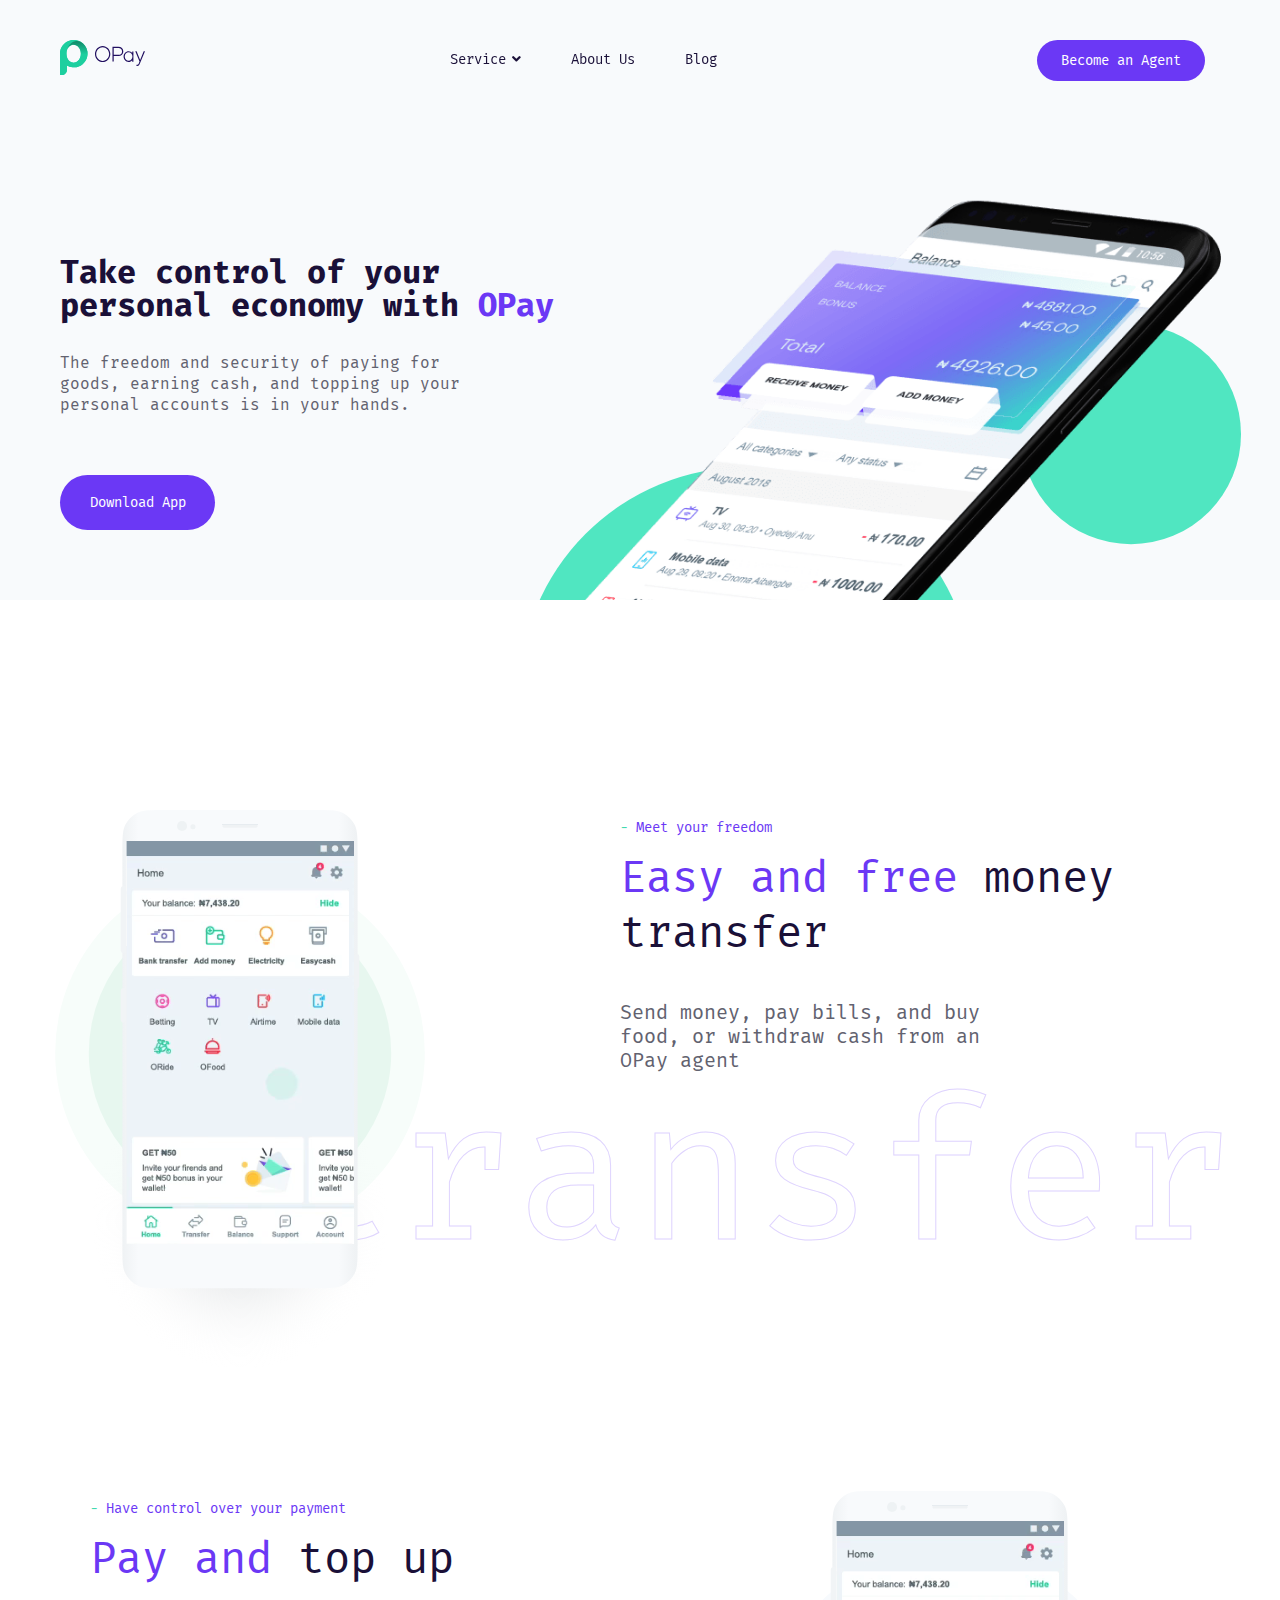
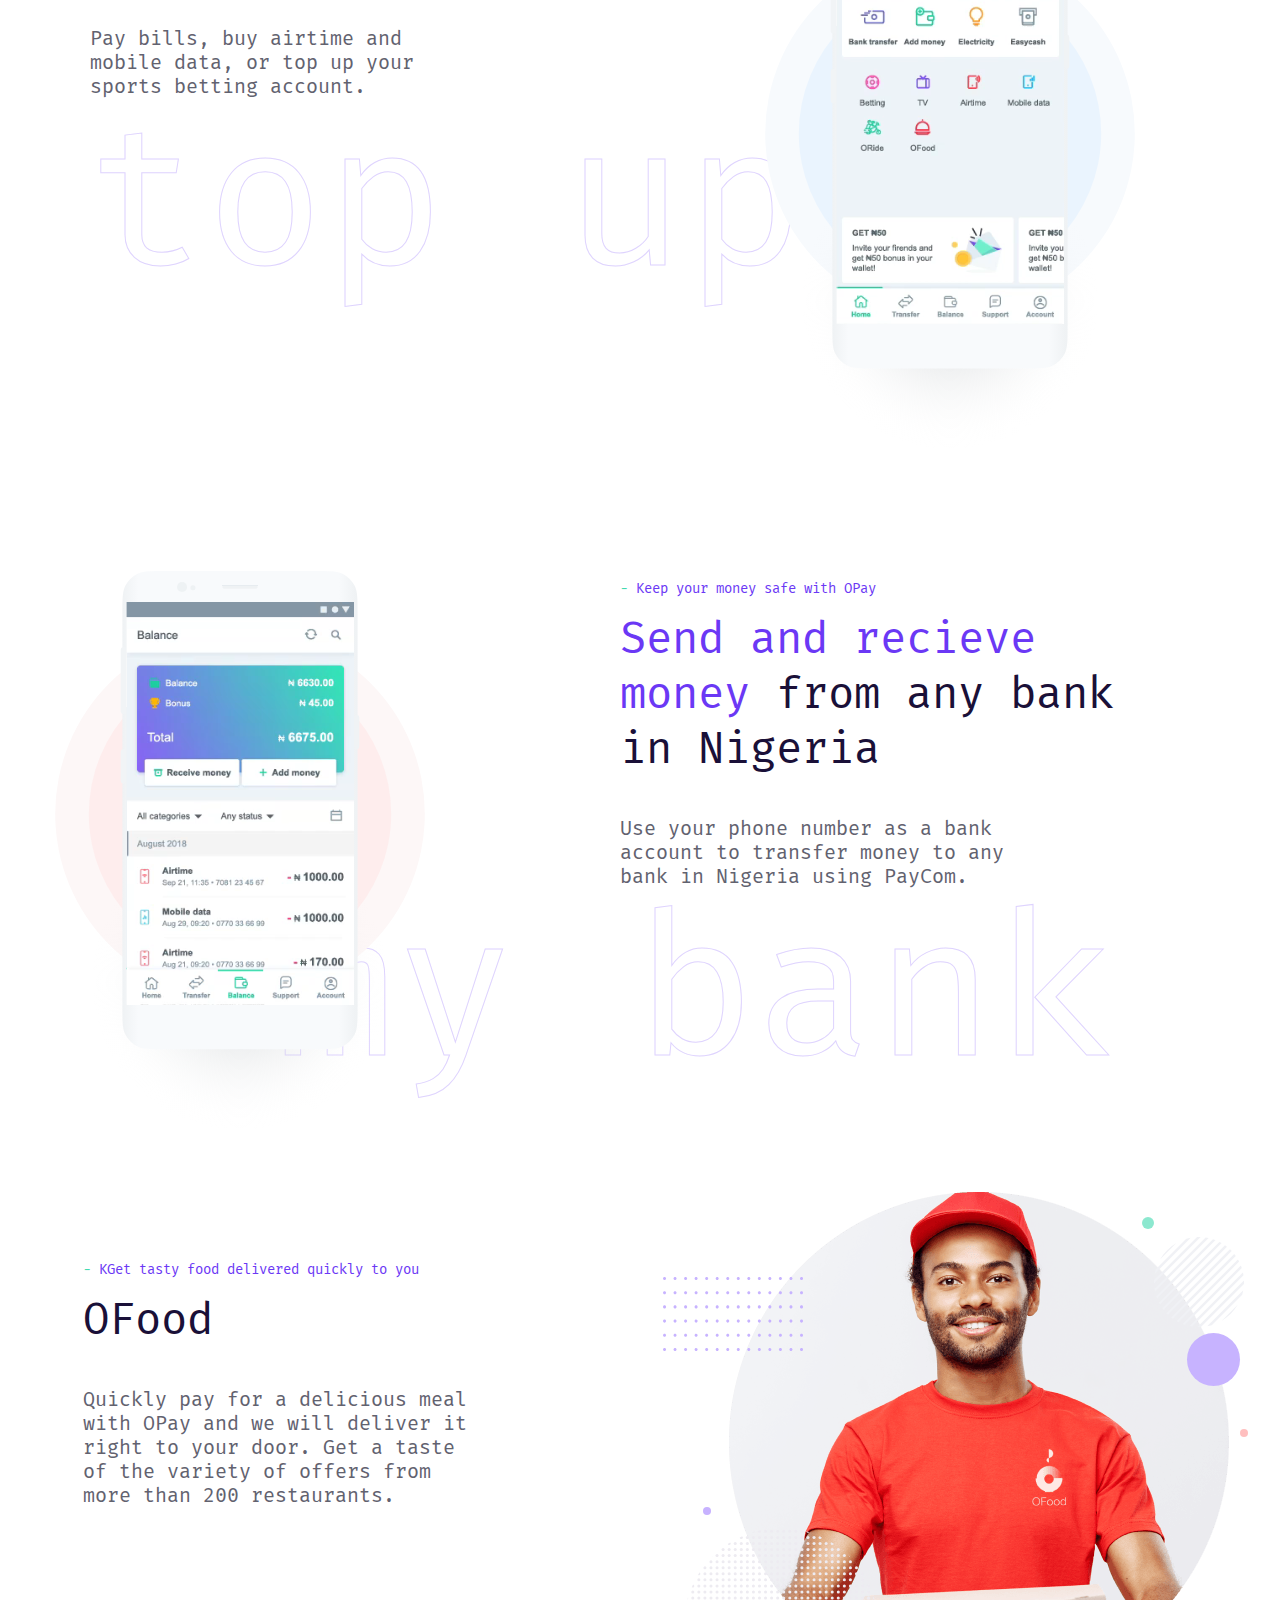
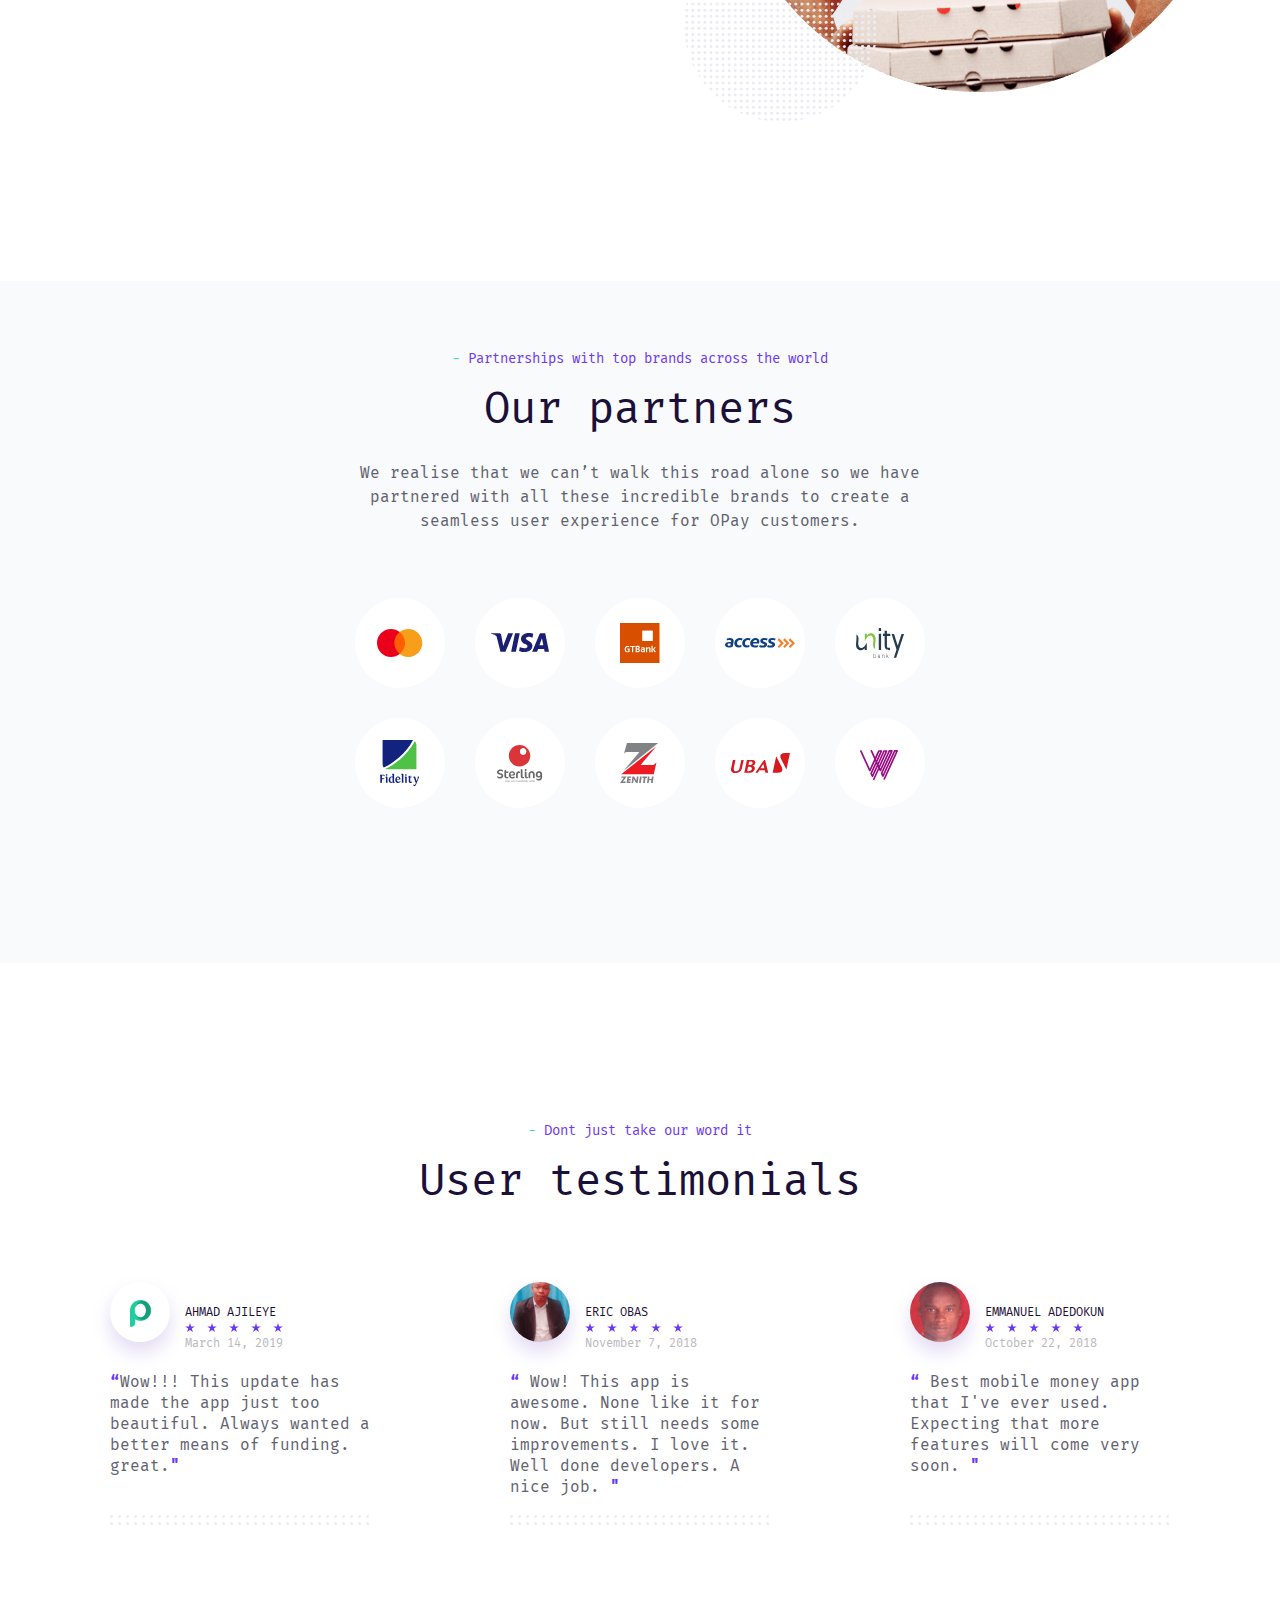
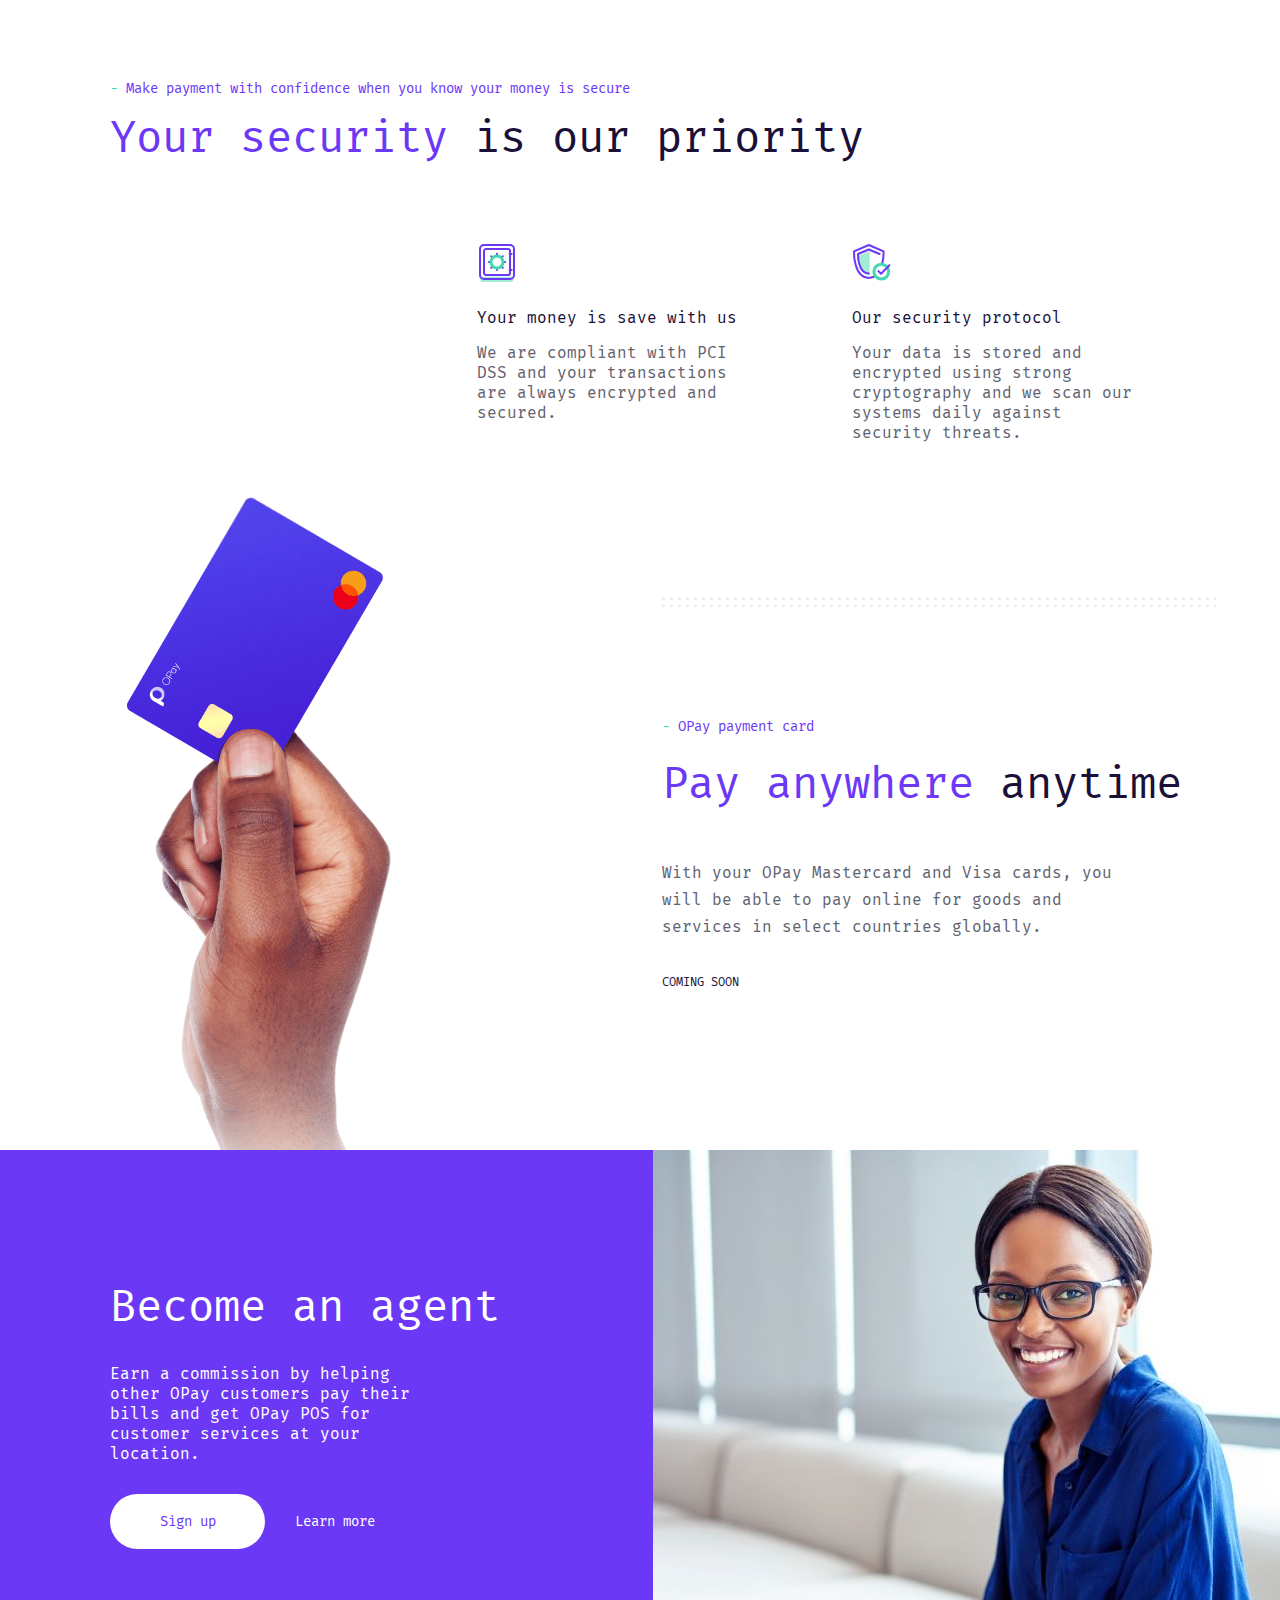
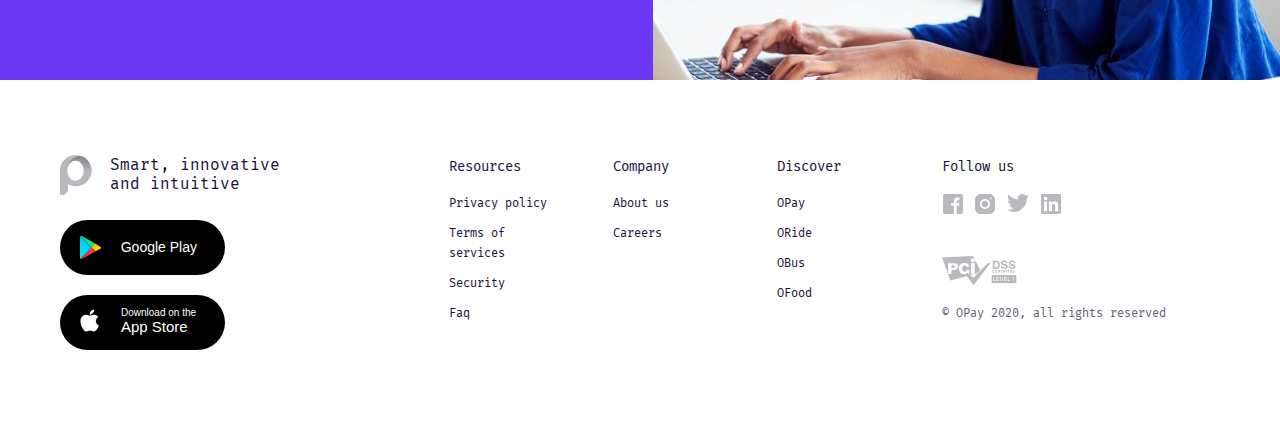
<file: index.html>
<!DOCTYPE html>
<html lang="en">
<head>
    <meta charset="UTF-8">
    <meta name="viewport" content="width=device-width, initial-scale=1.0">
    <link href="https://fonts.googleapis.com/css2?family=Fira+Mono:wght@400;500&display=swap" rel="stylesheet">
    <link rel="stylesheet" href="https://use.fontawesome.com/releases/v5.6.3/css/all.css">
    <link rel="stylesheet" href="./scss/main.css">
    <link rel="shortcut icon" href="/assets/imgs/favicon-32x32.png" type="image/x-icon">
    <title>Seamless Mobile Money Service | OPay</title>
</head>
<body>

    <!-- Header -->
    <header>
        <nav class="nav" id="myNav">
            <a href="/" class="logo"><img src="./assets//imgs/logo.svg" alt="logo"></a>
            <div class="navBar">
                <a href="#" class="dropdown menu-item" id="service">
                    Service
                    <div class="caretIcon">
                        <i class="fas fa-angle-up d-none" style="color:#6b38f5; " id="angleUp"></i>
                        <i class="fas fa-angle-down " id="angleDown"></i>
                    </div> 
                </a>

                <div class="dropdown-menu d-none" id="dropdown">
                    <div class="dropdown-menu-grid">
                        <a href="" class="dropdown-menu-service">
                            <div class="dropdown-menu-service-image">
                                <svg xmlns="http://www.w3.org/2000/svg" width="40" height="40" viewBox="0 0 40 40" fill="none">
                                    <path fill-rule="evenodd" clip-rule="evenodd" d="M20 39.9995C31.0457 39.9995 40 31.0452 40 19.9995C40 8.95382 31.0457 -0.000488281 20 -0.000488281C8.9543 -0.000488281 0 8.95382 0 19.9995C0 31.0452 8.9543 39.9995 20 39.9995Z" fill="#1DCF9F"/>
                                    <path fill-rule="evenodd" clip-rule="evenodd" d="M17.1074 12.3209C17.1074 12.8532 16.6754 13.2852 16.1431 13.2852C14.5482 13.2852 13.2503 11.9873 13.2503 10.3924C13.2503 8.79744 14.5482 7.49951 16.1431 7.49951C17.7381 7.49951 19.036 8.79744 19.036 10.3924C19.036 10.9247 18.604 11.3567 18.0717 11.3567C17.5394 11.3567 17.1074 10.9247 17.1074 10.3924C17.1074 9.86105 16.6745 9.42808 16.1431 9.42808C15.6118 9.42808 15.1789 9.86105 15.1789 10.3924C15.1789 10.9237 15.6118 11.3567 16.1431 11.3567C16.6754 11.3567 17.1074 11.7887 17.1074 12.3209ZM22.8931 14.2495C23.4254 14.2495 23.8574 13.8175 23.8574 13.2852C23.8574 12.7529 23.4254 12.3209 22.8931 12.3209C22.3618 12.3209 21.9289 11.888 21.9289 11.3567C21.9289 10.8253 22.3618 10.3924 22.8931 10.3924C23.4245 10.3924 23.8574 10.8253 23.8574 11.3567C23.8574 11.8889 24.2894 12.3209 24.8217 12.3209C25.354 12.3209 25.786 11.8889 25.786 11.3567C25.786 9.76173 24.4881 8.4638 22.8931 8.4638C21.2982 8.4638 20.0003 9.76173 20.0003 11.3567C20.0003 12.9516 21.2982 14.2495 22.8931 14.2495ZM29.5843 17.7403L25.7214 15.7857C25.4524 15.6498 25.1303 15.8195 25.0908 16.1165L25.0445 16.4588L23.2692 16.0393L20.603 13.5447C20.3879 13.3432 20.0948 13.2516 19.7997 13.2959C19.5085 13.3403 19.253 13.5148 19.1064 13.7713L18.9029 14.1281L14.8481 13.3046C14.3901 13.2101 13.932 13.4608 13.7594 13.8948L11.6785 19.154L8.506 19.2514C8.1174 19.2639 7.98432 19.775 8.31797 19.9746C8.73165 20.2214 9.23115 20.5213 9.77404 20.8492C12.1934 20.9707 14.3129 22.2368 15.5983 24.1171L11.3535 27.0775C10.7827 27.4748 10.991 28.3658 11.6795 28.469L23.3078 30.2249C23.652 30.276 23.9336 29.9453 23.8208 29.6155C23.625 29.0427 23.518 28.4275 23.518 27.7872C23.518 24.662 26.0521 22.1278 29.1784 22.1278C29.3606 22.1278 29.539 22.1365 29.7164 22.1539L30.4483 21.0719C31.2226 19.9273 30.8167 18.3633 29.5843 17.7403ZM33.4791 27.8691C33.4791 30.3 31.509 32.271 29.0771 32.271C26.6461 32.271 24.6751 30.3 24.6751 27.8691C24.6751 25.4381 26.6461 23.4671 29.0771 23.4671C31.509 23.4671 33.4791 25.4381 33.4791 27.8691ZM10.2279 28.0734C10.3784 28.7185 10.8991 29.1987 11.5538 29.2981L14.8497 29.7956C14.1304 31.2488 12.6338 32.2478 10.9029 32.2478C8.471 32.2478 6.5 30.2768 6.5 27.8458C6.5 25.4139 8.471 23.4429 10.9029 23.4429C11.9559 23.4429 12.9231 23.8142 13.682 24.4313L10.874 26.3888C10.3311 26.7678 10.0775 27.4293 10.2279 28.0734Z" fill="url(#paint0_linear)"/>
                                    <path fill-rule="evenodd" clip-rule="evenodd" d="M17.1074 12.3209C17.1074 12.8532 16.6754 13.2852 16.1431 13.2852C14.5482 13.2852 13.2503 11.9873 13.2503 10.3924C13.2503 8.79744 14.5482 7.49951 16.1431 7.49951C17.7381 7.49951 19.036 8.79744 19.036 10.3924C19.036 10.9247 18.604 11.3567 18.0717 11.3567C17.5394 11.3567 17.1074 10.9247 17.1074 10.3924C17.1074 9.86105 16.6745 9.42808 16.1431 9.42808C15.6118 9.42808 15.1789 9.86105 15.1789 10.3924C15.1789 10.9237 15.6118 11.3567 16.1431 11.3567C16.6754 11.3567 17.1074 11.7887 17.1074 12.3209ZM22.8931 14.2495C23.4254 14.2495 23.8574 13.8175 23.8574 13.2852C23.8574 12.7529 23.4254 12.3209 22.8931 12.3209C22.3618 12.3209 21.9289 11.888 21.9289 11.3567C21.9289 10.8253 22.3618 10.3924 22.8931 10.3924C23.4245 10.3924 23.8574 10.8253 23.8574 11.3567C23.8574 11.8889 24.2894 12.3209 24.8217 12.3209C25.354 12.3209 25.786 11.8889 25.786 11.3567C25.786 9.76173 24.4881 8.4638 22.8931 8.4638C21.2982 8.4638 20.0003 9.76173 20.0003 11.3567C20.0003 12.9516 21.2982 14.2495 22.8931 14.2495ZM29.5843 17.7403L25.7214 15.7857C25.4524 15.6498 25.1303 15.8195 25.0908 16.1165L25.0445 16.4588L23.2692 16.0393L20.603 13.5447C20.3879 13.3432 20.0948 13.2516 19.7997 13.2959C19.5085 13.3403 19.253 13.5148 19.1064 13.7713L18.9029 14.1281L14.8481 13.3046C14.3901 13.2101 13.932 13.4608 13.7594 13.8948L11.6785 19.154L8.506 19.2514C8.1174 19.2639 7.98432 19.775 8.31797 19.9746C8.73165 20.2214 9.23115 20.5213 9.77404 20.8492C12.1934 20.9707 14.3129 22.2368 15.5983 24.1171L11.3535 27.0775C10.7827 27.4748 10.991 28.3658 11.6795 28.469L23.3078 30.2249C23.652 30.276 23.9336 29.9453 23.8208 29.6155C23.625 29.0427 23.518 28.4275 23.518 27.7872C23.518 24.662 26.0521 22.1278 29.1784 22.1278C29.3606 22.1278 29.539 22.1365 29.7164 22.1539L30.4483 21.0719C31.2226 19.9273 30.8167 18.3633 29.5843 17.7403ZM33.4791 27.8691C33.4791 30.3 31.509 32.271 29.0771 32.271C26.6461 32.271 24.6751 30.3 24.6751 27.8691C24.6751 25.4381 26.6461 23.4671 29.0771 23.4671C31.509 23.4671 33.4791 25.4381 33.4791 27.8691ZM10.2279 28.0734C10.3784 28.7185 10.8991 29.1987 11.5538 29.2981L14.8497 29.7956C14.1304 31.2488 12.6338 32.2478 10.9029 32.2478C8.471 32.2478 6.5 30.2768 6.5 27.8458C6.5 25.4139 8.471 23.4429 10.9029 23.4429C11.9559 23.4429 12.9231 23.8142 13.682 24.4313L10.874 26.3888C10.3311 26.7678 10.0775 27.4293 10.2279 28.0734Z" fill="white"/>
                                    <g opacity="0.5">
                                    <path fill-rule="evenodd" clip-rule="evenodd" d="M29.1607 30.3908C30.4921 30.3908 31.5714 29.3115 31.5714 27.9801C31.5714 26.6486 30.4921 25.5693 29.1607 25.5693C27.8293 25.5693 26.75 26.6486 26.75 27.9801C26.75 29.3115 27.8293 30.3908 29.1607 30.3908Z" fill="white"/>
                                    <path fill-rule="evenodd" clip-rule="evenodd" d="M29.1607 30.3908C30.4921 30.3908 31.5714 29.3115 31.5714 27.9801C31.5714 26.6486 30.4921 25.5693 29.1607 25.5693C27.8293 25.5693 26.75 26.6486 26.75 27.9801C26.75 29.3115 27.8293 30.3908 29.1607 30.3908Z" fill="#1DCF9F"/>
                                    </g>
                                    <g opacity="0.5">
                                    <path fill-rule="evenodd" clip-rule="evenodd" d="M16.7563 28.0127L13.3134 27.5386C13.21 27.5283 13.1777 27.3998 13.2664 27.3451L16.2149 25.1313C16.5629 25.948 16.759 26.8578 16.759 27.8192C16.759 27.8842 16.7576 27.9492 16.7563 28.0127Z" fill="white"/>
                                    <path fill-rule="evenodd" clip-rule="evenodd" d="M16.7563 28.0127L13.3134 27.5386C13.21 27.5283 13.1777 27.3998 13.2664 27.3451L16.2149 25.1313C16.5629 25.948 16.759 26.8578 16.759 27.8192C16.759 27.8842 16.7576 27.9492 16.7563 28.0127Z" fill="#1DCF9F"/>
                                    </g>
                                    <path fill-rule="evenodd" clip-rule="evenodd" d="M13.921 19.0853L13.7773 19.0901L15.2556 15.3555L17.8977 15.8916L15.7262 19.7015C15.2151 19.2936 14.5816 19.0651 13.921 19.0853Z" fill="white"/>
                                    <path fill-rule="evenodd" clip-rule="evenodd" d="M13.921 19.0853L13.7773 19.0901L15.2556 15.3555L17.8977 15.8916L15.7262 19.7015C15.2151 19.2936 14.5816 19.0651 13.921 19.0853Z" fill="#1DCF9F"/>
                                    <path fill-rule="evenodd" clip-rule="evenodd" d="M24.7298 18.8116L23.5476 18.7827C22.5399 18.7576 21.5602 19.1086 20.7965 19.7653C19.9836 20.4653 18.9277 20.8154 17.8583 20.7402L17.7629 20.7334C17.6375 20.7238 17.515 20.6987 17.3926 20.6727L20.1774 15.7876L22.1388 17.6236C22.2622 17.7383 22.4126 17.8193 22.5766 17.8579L24.7877 18.3796L24.7298 18.8116Z" fill="white"/>
                                    <path fill-rule="evenodd" clip-rule="evenodd" d="M24.7298 18.8116L23.5476 18.7827C22.5399 18.7576 21.5602 19.1086 20.7965 19.7653C19.9836 20.4653 18.9277 20.8154 17.8583 20.7402L17.7629 20.7334C17.6375 20.7238 17.515 20.6987 17.3926 20.6727L20.1774 15.7876L22.1388 17.6236C22.2622 17.7383 22.4126 17.8193 22.5766 17.8579L24.7877 18.3796L24.7298 18.8116Z" fill="#1DCF9F"/>
                                    <defs>
                                    <linearGradient id="paint0_linear" x1="-4.74723" y1="18.8559" x2="17.7174" y2="45.5402" gradientUnits="userSpaceOnUse">
                                    <stop stop-color="#50FFA9"/>
                                    <stop offset="1" stop-color="#1DCF9F"/>
                                    </linearGradient>
                                    </defs>
                                    </svg>
                            </div>
                            <div class="dropdown-menu-service-content">
                                <p class="dropdown-menu-service-content-title">ORIde</p>
                                <p class="dropdown-menu-service-content-text">Our on-demand bike service at your doorstep with prices you can trust</p>
                            </div>
                        </a>
                        <a href="" class="dropdown-menu-service">
                            <div class="dropdown-menu-service-image">
                                <svg xmlns="http://www.w3.org/2000/svg" width="40" height="40" viewBox="0 0 40 40" fill="none">
                                    <path fill-rule="evenodd" clip-rule="evenodd" d="M20 39.9995C31.0457 39.9995 40 31.0452 40 19.9995C40 8.95382 31.0457 -0.000488281 20 -0.000488281C8.9543 -0.000488281 0 8.95382 0 19.9995C0 31.0452 8.9543 39.9995 20 39.9995Z" fill="#FFCE00"/>
                                    <path fill-rule="evenodd" clip-rule="evenodd" d="M31.6798 25.0907V18.8799V18.4995C31.6798 12.9767 27.2026 8.49951 21.6798 8.49951H13.3673C10.0536 8.49951 7.36727 11.1858 7.36727 14.4995V26.6096C7.36727 27.7142 8.2627 28.6096 9.36727 28.6096H9.51389C9.50476 28.7004 9.50008 28.7926 9.50008 28.8859C9.50008 30.329 10.6197 31.4995 12.0001 31.4995C13.3805 31.4995 14.5001 30.329 14.5001 28.8859C14.5001 28.7926 14.4954 28.7004 14.4863 28.6096H28.5139C28.5048 28.7004 28.5001 28.7926 28.5001 28.8859C28.5001 30.329 29.6197 31.4995 31.0001 31.4995C32.3805 31.4995 33.5001 30.329 33.5001 28.8859C33.5001 28.237 33.2738 27.6432 32.8991 27.1862L34.2109 26.8407C34.2109 25.9471 33.1515 25.2103 31.6798 25.0907Z" fill="url(#paint0_linear)"/>
                                    <path fill-rule="evenodd" clip-rule="evenodd" d="M31.6798 25.0907V18.8799V18.4995C31.6798 12.9767 27.2026 8.49951 21.6798 8.49951H13.3673C10.0536 8.49951 7.36727 11.1858 7.36727 14.4995V26.6096C7.36727 27.7142 8.2627 28.6096 9.36727 28.6096H9.51389C9.50476 28.7004 9.50008 28.7926 9.50008 28.8859C9.50008 30.329 10.6197 31.4995 12.0001 31.4995C13.3805 31.4995 14.5001 30.329 14.5001 28.8859C14.5001 28.7926 14.4954 28.7004 14.4863 28.6096H28.5139C28.5048 28.7004 28.5001 28.7926 28.5001 28.8859C28.5001 30.329 29.6197 31.4995 31.0001 31.4995C32.3805 31.4995 33.5001 30.329 33.5001 28.8859C33.5001 28.237 33.2738 27.6432 32.8991 27.1862L34.2109 26.8407C34.2109 25.9471 33.1515 25.2103 31.6798 25.0907Z" fill="white"/>
                                    <mask id="mask0" mask-type="alpha" maskUnits="userSpaceOnUse" x="7" y="8" width="28" height="24">
                                    <path fill-rule="evenodd" clip-rule="evenodd" d="M31.6798 25.0907V18.8799V18.4995C31.6798 12.9767 27.2026 8.49951 21.6798 8.49951H13.3673C10.0536 8.49951 7.36727 11.1858 7.36727 14.4995V26.6096C7.36727 27.7142 8.2627 28.6096 9.36727 28.6096H9.51389C9.50476 28.7004 9.50008 28.7926 9.50008 28.8859C9.50008 30.329 10.6197 31.4995 12.0001 31.4995C13.3805 31.4995 14.5001 30.329 14.5001 28.8859C14.5001 28.7926 14.4954 28.7004 14.4863 28.6096H28.5139C28.5048 28.7004 28.5001 28.7926 28.5001 28.8859C28.5001 30.329 29.6197 31.4995 31.0001 31.4995C32.3805 31.4995 33.5001 30.329 33.5001 28.8859C33.5001 28.237 33.2738 27.6432 32.8991 27.1862L34.2109 26.8407C34.2109 25.9471 33.1515 25.2103 31.6798 25.0907Z" fill="white"/>
                                    </mask>
                                    <g mask="url(#mask0)">
                                    </g>
                                    <path d="M21.5 13.6357C21.5 12.5312 20.6046 11.6357 19.5 11.6357H17.5C16.3954 11.6357 15.5 12.5312 15.5 13.6357V24.2721C15.5 25.3767 16.3954 26.2721 17.5 26.2721H21.5V13.6357Z" fill="#FFCE00"/>
                                    <path d="M27.5 13.6357C27.5 12.5312 26.6046 11.6357 25.5 11.6357C24.3954 11.6357 23.5 12.5312 23.5 13.6357V26.2721H25.5C26.6046 26.2721 27.5 25.3767 27.5 24.2721V13.6357Z" fill="#FFCE00"/>
                                    <rect opacity="0.496675" width="5" height="2.09091" rx="1" transform="matrix(-1 0 0 1 13.5 23.1357)" fill="#FFCE00"/>
                                    <rect opacity="0.496675" width="5" height="2.09091" rx="1" transform="matrix(-1 0 0 1 13.5 19.9995)" fill="#FFCE00"/>
                                    <defs>
                                    <linearGradient id="paint0_linear" x1="34.2109" y1="8.49951" x2="34.2109" y2="31.4995" gradientUnits="userSpaceOnUse">
                                    <stop stop-color="#FFD438"/>
                                    <stop offset="1" stop-color="#FE933B"/>
                                    </linearGradient>
                                    </defs>
                                    </svg>
                            </div>
                            <div class="dropdown-menu-service-content">
                                <p class="dropdown-menu-service-content-title">OTrIke</p>
                                <p class="dropdown-menu-service-content-text">Our on-demand tricycle motor service at your doorstep with prices you can trust</p>
                            </div>
                        </a>
                        <a href="" class="dropdown-menu-service">
                            <div class="dropdown-menu-service-image">
                                <svg xmlns="http://www.w3.org/2000/svg" viewBox="0 0 150 150"><defs><style>.cls-1{fill:#fb4f4f;}.cls-2,.cls-3{fill:#fff;}.cls-3{opacity:0.5;}</style></defs><title>Asset 1</title><g id="Layer_2" data-name="Layer 2"><g id="Layer_1-2" data-name="Layer 1"><circle class="cls-1" cx="75" cy="75" r="75"/><path class="cls-2" d="M95,30H55a6.54,6.54,0,0,0-6.53,6.53v76.94A6.54,6.54,0,0,0,55,120H95a6.54,6.54,0,0,0,6.53-6.53V36.53A6.54,6.54,0,0,0,95,30ZM69.51,34.73H80.3a1.52,1.52,0,0,1,0,3H69.51A1.49,1.49,0,0,1,68,36.25,1.56,1.56,0,0,1,69.51,34.73Zm5.4,80.44a4.26,4.26,0,1,1,4.25-4.26A4.24,4.24,0,0,1,74.91,115.17Zm20.34-13.34H54.65V42.59h40.6Z"/><path class="cls-3" d="M86.45,56.21a2.56,2.56,0,0,0,1.8.76,2.75,2.75,0,0,0,1.8-.76,2.52,2.52,0,0,0,0-3.5L85.32,48a2.48,2.48,0,0,0-3.51,3.5Z"/><path class="cls-3" d="M84.09,67.1a2.57,2.57,0,0,0,1.79.75,2.77,2.77,0,0,0,1.8-.75,2.51,2.51,0,0,0,0-3.5L74.43,50.35a2.47,2.47,0,0,0-3.5,3.5Z"/></g></g></svg>
                            </div>
                            <div class="dropdown-menu-service-content">
                                <p class="dropdown-menu-service-content-title">Olla</p>
                                <p class="dropdown-menu-service-content-text">A celebration of everyday hustle</p>
                            </div>
                        </a>
                        <a href="" class="dropdown-menu-service">
                            <div class="dropdown-menu-service-image">
                                <svg xmlns="http://www.w3.org/2000/svg" width="40" height="40" viewBox="0 0 40 40" fill="none">
                                    <path fill-rule="evenodd" clip-rule="evenodd" d="M20 40C31.0457 40 40 31.0457 40 20C40 8.9543 31.0457 0 20 0C8.9543 0 0 8.9543 0 20C0 31.0457 8.9543 40 20 40Z" fill="#1DCF9F"/>
                                    <path fill-rule="evenodd" clip-rule="evenodd" d="M11.4899 16.4938C10.0618 15.0359 7.74591 15.0359 6.3178 16.4938L4.64648 18.1999L9.8186 23.4798L14.0755 19.1333L11.4899 16.4938Z" fill="url(#paint0_linear)"/>
                                    <path fill-rule="evenodd" clip-rule="evenodd" d="M17.5771 20.84C16.1489 19.3821 13.8331 19.3821 12.4049 20.84L9.81934 23.4804L12.4049 26.1198C13.8331 27.5777 16.1489 27.5777 17.5771 26.1198L20.1627 23.4804L17.5771 20.84Z" fill="url(#paint1_linear)"/>
                                    <path fill-rule="evenodd" clip-rule="evenodd" d="M34.0067 16.4938C32.5786 15.0359 30.2618 15.0359 28.8346 16.4938L26.249 19.1333L27.9203 20.8394C29.3475 22.2982 31.6634 22.2982 33.0925 20.8394L35.6781 18.1999L34.0067 16.4938Z" fill="url(#paint2_linear)"/>
                                    <path fill-rule="evenodd" clip-rule="evenodd" d="M27.9206 20.8398L22.7485 15.5609C21.3204 14.1021 19.0045 14.1021 17.5773 15.5609L12.4043 20.8398C13.8333 19.382 16.1483 19.382 17.5773 20.8398L22.7485 26.1197C24.1766 27.5776 26.4925 27.5776 27.9206 26.1197L33.0928 20.8398C31.6646 22.2977 29.3488 22.2977 27.9206 20.8398Z" fill="url(#paint3_linear)"/>
                                    <rect opacity="0.01" width="40" height="40" fill="white"/>
                                    <defs>
                                    <linearGradient id="paint0_linear" x1="11.5967" y1="23.2305" x2="15.5533" y2="17.543" gradientUnits="userSpaceOnUse">
                                    <stop stop-color="white"/>
                                    <stop offset="1" stop-color="#C0FFEE"/>
                                    </linearGradient>
                                    <linearGradient id="paint1_linear" x1="13.7555" y1="28.4216" x2="20.0578" y2="22.6409" gradientUnits="userSpaceOnUse">
                                    <stop stop-color="white"/>
                                    <stop offset="1" stop-color="#C0FFEE"/>
                                    </linearGradient>
                                    <linearGradient id="paint2_linear" x1="30.6195" y1="15.633" x2="27.0014" y2="21.9864" gradientUnits="userSpaceOnUse">
                                    <stop stop-color="white"/>
                                    <stop offset="1" stop-color="#C0FFEE"/>
                                    </linearGradient>
                                    <linearGradient id="paint3_linear" x1="22.0286" y1="24.0709" x2="31.3893" y2="38.5325" gradientUnits="userSpaceOnUse">
                                    <stop stop-color="white"/>
                                    <stop offset="1" stop-color="#C0FFEE"/>
                                    </linearGradient>
                                    </defs>
                                    </svg>
                            </div>
                            <div class="dropdown-menu-service-content">
                                <p class="dropdown-menu-service-content-title">OWealth</p>
                                <p class="dropdown-menu-service-content-text">Earn interest on your cash and automate your investments</p>
                            </div>
                        </a>
                        <a href="" class="dropdown-menu-service">
                            <div class="dropdown-menu-service-image">
                                <svg xmlns="http://www.w3.org/2000/svg" width="40" height="40" viewBox="0 0 40 40" fill="none">
                                    <path fill-rule="evenodd" clip-rule="evenodd" d="M20 40C31.0457 40 40 31.0457 40 20C40 8.9543 31.0457 0 20 0C8.9543 0 0 8.9543 0 20C0 31.0457 8.9543 40 20 40Z" fill="#7D4FFF"/>
                                    <path d="M32 29.7604C32 30.0961 31.8667 30.418 31.6293 30.6553C31.392 30.8927 31.07 31.026 30.7344 31.026H8.26562C7.92996 31.026 7.60804 30.8927 7.37069 30.6553C7.13334 30.418 7 30.0961 7 29.7604C7 29.4248 7.13334 29.1028 7.37069 28.8655C7.60804 28.6281 7.92996 28.4948 8.26562 28.4948H9.72656V20.3438L9.85417 20.3594C11.1081 20.4933 12.3663 20.1492 13.3776 19.3958C14.0833 19.9216 14.9152 20.2521 15.7893 20.3541C16.6634 20.456 17.549 20.3258 18.3568 19.9766V28.4948H26.7422V20.0859C27.2485 20.2407 27.7752 20.3189 28.3047 20.3177C28.4401 20.3177 28.5651 20.3177 28.7109 20.3021C28.9032 20.2869 29.0945 20.2608 29.2839 20.224V28.4948H30.7448C31.0786 28.4975 31.3979 28.6321 31.633 28.8692C31.8681 29.1062 32 29.4265 32 29.7604ZM25.3021 17.026C25.3393 17.0258 25.376 17.0353 25.4084 17.0535C25.4408 17.0718 25.4679 17.0982 25.487 17.1302C25.7834 17.6085 26.1971 18.0031 26.6889 18.2765C27.1807 18.55 27.7342 18.6933 28.2969 18.6927C28.3837 18.6927 28.4705 18.6927 28.5573 18.6927C30.7005 18.5286 31.9766 16.2057 31.0964 14.2474L27.888 8.64323C27.7772 8.44973 27.6178 8.28856 27.4254 8.17573C27.2331 8.06289 27.0146 8.00231 26.7917 8H11.901C11.6759 8.00004 11.4547 8.05954 11.2599 8.17249C11.0651 8.28544 10.9036 8.44782 10.7917 8.64323L7.58854 14.2396C6.72656 16.1615 7.93229 18.4714 10.0286 18.6771C10.1472 18.6893 10.2663 18.6953 10.3854 18.6953C10.9481 18.6959 11.5016 18.5526 11.9934 18.2791C12.4851 18.0057 12.8989 17.6111 13.1953 17.1328C13.2142 17.101 13.2411 17.0746 13.2733 17.0563C13.3055 17.038 13.3419 17.0283 13.3789 17.0283C13.4159 17.0283 13.4523 17.038 13.4845 17.0563C13.5167 17.0746 13.5436 17.101 13.5625 17.1328C13.8564 17.6088 14.2665 18.0023 14.7542 18.2764C15.2418 18.5506 15.7912 18.6963 16.3506 18.6999C16.91 18.7036 17.4612 18.565 17.9524 18.2973C18.4436 18.0295 18.8587 17.6414 19.1589 17.1693C19.1779 17.138 19.2047 17.1122 19.2366 17.0943C19.2685 17.0764 19.3045 17.0669 19.3411 17.0669C19.3778 17.0669 19.4137 17.0764 19.4457 17.0943C19.4776 17.1122 19.5044 17.138 19.5234 17.1693C19.8233 17.6415 20.2383 18.0299 20.7294 18.2978C21.2204 18.5658 21.7716 18.7046 22.331 18.7012C22.8904 18.6978 23.4398 18.5524 23.9276 18.2785C24.4154 18.0046 24.8256 17.6113 25.1198 17.1354C25.138 17.1029 25.1644 17.0756 25.1964 17.0564C25.2283 17.0372 25.2648 17.0268 25.3021 17.026Z" fill="white"/>
                                    <path d="M23.5524 24.2502C23.683 24.1747 23.8312 24.1352 23.9821 24.1356V24.133C24.1714 24.1328 24.3555 24.1951 24.5058 24.3103C24.6561 24.4255 24.7641 24.5871 24.8131 24.77C24.8621 24.9529 24.8493 25.1469 24.7768 25.3218C24.7042 25.4967 24.5759 25.6427 24.4118 25.7371L21.5472 27.3934C21.4494 27.4551 21.3401 27.4965 21.2259 27.515C21.1117 27.5334 20.995 27.5287 20.8827 27.501C20.7704 27.4733 20.6648 27.4232 20.5723 27.3537C20.4799 27.2842 20.4024 27.1968 20.3445 27.0966C20.2866 26.9965 20.2495 26.8857 20.2355 26.7709C20.2215 26.6561 20.2308 26.5396 20.2628 26.4285C20.2949 26.3173 20.349 26.2138 20.4221 26.1241C20.4951 26.0344 20.5855 25.9604 20.6878 25.9064L23.5524 24.2502Z" fill="#A18AE2"/>
                                    <path d="M24.5058 20.7868C24.5954 20.8556 24.6705 20.9414 24.7269 21.0392H24.7295C24.8415 21.2369 24.8707 21.4709 24.8106 21.69C24.7506 21.9091 24.6063 22.0955 24.4091 22.2085L21.5446 23.8647C21.4467 23.9265 21.3375 23.9678 21.2233 23.9863C21.1091 24.0048 20.9924 24 20.8801 23.9723C20.7678 23.9446 20.6622 23.8945 20.5697 23.8251C20.4773 23.7556 20.3998 23.6681 20.3419 23.568C20.284 23.4678 20.2469 23.357 20.2329 23.2422C20.2189 23.1274 20.2282 23.011 20.2602 22.8998C20.2923 22.7887 20.3464 22.6852 20.4195 22.5955C20.4925 22.5057 20.5829 22.4317 20.6852 22.3778L23.5524 20.7241C23.6502 20.6676 23.7581 20.631 23.8701 20.6162C23.9821 20.6015 24.0959 20.609 24.2049 20.6382C24.314 20.6675 24.4162 20.718 24.5058 20.7868Z" fill="#A18AE2"/>
                                    </svg>
                            </div>
                            <div class="dropdown-menu-service-content">
                                <p class="dropdown-menu-service-content-title">Opay Agents</p>
                                <p class="dropdown-menu-service-content-text">Earn with OPay and offer business services to customers.</p>
                            </div>
                        </a>
                        <a href="" class="dropdown-menu-service">
                            <div class="dropdown-menu-service-image">
                                <svg xmlns="http://www.w3.org/2000/svg" width="40" height="40" viewBox="0 0 40 40" fill="none">
                                    <path fill-rule="evenodd" clip-rule="evenodd" d="M20 40C31.0457 40 40 31.0457 40 20C40 8.9543 31.0457 0 20 0C8.9543 0 0 8.9543 0 20C0 31.0457 8.9543 40 20 40Z" fill="#FA4464"/>
                                    <path opacity="0.7" fill-rule="evenodd" clip-rule="evenodd" d="M20 9C20.8284 9 21.5 8.32843 21.5 7.5C21.5 6.67157 20.8284 6 20 6C19.1716 6 18.5 6.67157 18.5 7.5C18.5 8.32843 19.1716 9 20 9Z" fill="white"/>
                                    <path d="M10 21C10 15.4772 14.4772 11 20 11C25.5228 11 30 15.4772 30 21V24H10V21Z" fill="white"/>
                                    <path opacity="0.5" d="M17.8175 14.3472C16.2354 14.8659 14.902 15.9333 14.042 17.3243" stroke="#FA4464" stroke-width="2" stroke-linecap="round"/>
                                    <path opacity="0.7" fill-rule="evenodd" clip-rule="evenodd" d="M12 26H28V28C28 29.1046 27.1046 30 26 30H14C12.8954 30 12 29.1046 12 28V26Z" fill="white"/>
                                    <path fill-rule="evenodd" clip-rule="evenodd" d="M8 27C8 26.4477 8.44772 26 9 26H31C31.5523 26 32 26.4477 32 27C32 27.5523 31.5523 28 31 28H9C8.44772 28 8 27.5523 8 27Z" fill="white"/>
                                    <rect opacity="0.01" width="40" height="40" fill="white"/>
                                    </svg>
                            </div>
                            <div class="dropdown-menu-service-content">
                                <p class="dropdown-menu-service-content-title">OFood</p>
                                <p class="dropdown-menu-service-content-text">Discover and order delicious food</p>
                            </div>
                        </a>
                    </div>
                </div>
                
                <a href="/about.html" class="menu-item">About Us</a>
                <a href="/" class="menu-item">Blog</a>
            </div>

            <button class="toggle-menu">Menu</button>
            <!-- <button class="toggle-menu d-none">Close</button> -->
            <button class="menu-button">
                <a href="/">Become an Agent</a>
            </button>
   
        </nav>

        <nav class="mobile-menu d-none">
            <div class="mobile-menu__wrapper">
                <div class="mobile-menu__items">
                    <a href="#" class="dropdown mobile-menu__items" id="service">
                        Service
                        <div class="caretIcon">
                            <i class="fas fa-angle-up d-none" style="color:#6b38f5; " id="angleUp"></i>
                            <i class="fas fa-angle-down " id="angleDown"></i>
                        </div> 
                    </a>

                    <div class="dropdown-menu d-none" id="dropdown">
                        <div class="dropdown-menu-grid">
                            <a href="" class="dropdown-menu-service">
                                <div class="dropdown-menu-service-image">
                                    <svg xmlns="http://www.w3.org/2000/svg" width="40" height="40" viewBox="0 0 40 40" fill="none">
                                        <path fill-rule="evenodd" clip-rule="evenodd" d="M20 39.9995C31.0457 39.9995 40 31.0452 40 19.9995C40 8.95382 31.0457 -0.000488281 20 -0.000488281C8.9543 -0.000488281 0 8.95382 0 19.9995C0 31.0452 8.9543 39.9995 20 39.9995Z" fill="#1DCF9F"/>
                                        <path fill-rule="evenodd" clip-rule="evenodd" d="M17.1074 12.3209C17.1074 12.8532 16.6754 13.2852 16.1431 13.2852C14.5482 13.2852 13.2503 11.9873 13.2503 10.3924C13.2503 8.79744 14.5482 7.49951 16.1431 7.49951C17.7381 7.49951 19.036 8.79744 19.036 10.3924C19.036 10.9247 18.604 11.3567 18.0717 11.3567C17.5394 11.3567 17.1074 10.9247 17.1074 10.3924C17.1074 9.86105 16.6745 9.42808 16.1431 9.42808C15.6118 9.42808 15.1789 9.86105 15.1789 10.3924C15.1789 10.9237 15.6118 11.3567 16.1431 11.3567C16.6754 11.3567 17.1074 11.7887 17.1074 12.3209ZM22.8931 14.2495C23.4254 14.2495 23.8574 13.8175 23.8574 13.2852C23.8574 12.7529 23.4254 12.3209 22.8931 12.3209C22.3618 12.3209 21.9289 11.888 21.9289 11.3567C21.9289 10.8253 22.3618 10.3924 22.8931 10.3924C23.4245 10.3924 23.8574 10.8253 23.8574 11.3567C23.8574 11.8889 24.2894 12.3209 24.8217 12.3209C25.354 12.3209 25.786 11.8889 25.786 11.3567C25.786 9.76173 24.4881 8.4638 22.8931 8.4638C21.2982 8.4638 20.0003 9.76173 20.0003 11.3567C20.0003 12.9516 21.2982 14.2495 22.8931 14.2495ZM29.5843 17.7403L25.7214 15.7857C25.4524 15.6498 25.1303 15.8195 25.0908 16.1165L25.0445 16.4588L23.2692 16.0393L20.603 13.5447C20.3879 13.3432 20.0948 13.2516 19.7997 13.2959C19.5085 13.3403 19.253 13.5148 19.1064 13.7713L18.9029 14.1281L14.8481 13.3046C14.3901 13.2101 13.932 13.4608 13.7594 13.8948L11.6785 19.154L8.506 19.2514C8.1174 19.2639 7.98432 19.775 8.31797 19.9746C8.73165 20.2214 9.23115 20.5213 9.77404 20.8492C12.1934 20.9707 14.3129 22.2368 15.5983 24.1171L11.3535 27.0775C10.7827 27.4748 10.991 28.3658 11.6795 28.469L23.3078 30.2249C23.652 30.276 23.9336 29.9453 23.8208 29.6155C23.625 29.0427 23.518 28.4275 23.518 27.7872C23.518 24.662 26.0521 22.1278 29.1784 22.1278C29.3606 22.1278 29.539 22.1365 29.7164 22.1539L30.4483 21.0719C31.2226 19.9273 30.8167 18.3633 29.5843 17.7403ZM33.4791 27.8691C33.4791 30.3 31.509 32.271 29.0771 32.271C26.6461 32.271 24.6751 30.3 24.6751 27.8691C24.6751 25.4381 26.6461 23.4671 29.0771 23.4671C31.509 23.4671 33.4791 25.4381 33.4791 27.8691ZM10.2279 28.0734C10.3784 28.7185 10.8991 29.1987 11.5538 29.2981L14.8497 29.7956C14.1304 31.2488 12.6338 32.2478 10.9029 32.2478C8.471 32.2478 6.5 30.2768 6.5 27.8458C6.5 25.4139 8.471 23.4429 10.9029 23.4429C11.9559 23.4429 12.9231 23.8142 13.682 24.4313L10.874 26.3888C10.3311 26.7678 10.0775 27.4293 10.2279 28.0734Z" fill="url(#paint0_linear)"/>
                                        <path fill-rule="evenodd" clip-rule="evenodd" d="M17.1074 12.3209C17.1074 12.8532 16.6754 13.2852 16.1431 13.2852C14.5482 13.2852 13.2503 11.9873 13.2503 10.3924C13.2503 8.79744 14.5482 7.49951 16.1431 7.49951C17.7381 7.49951 19.036 8.79744 19.036 10.3924C19.036 10.9247 18.604 11.3567 18.0717 11.3567C17.5394 11.3567 17.1074 10.9247 17.1074 10.3924C17.1074 9.86105 16.6745 9.42808 16.1431 9.42808C15.6118 9.42808 15.1789 9.86105 15.1789 10.3924C15.1789 10.9237 15.6118 11.3567 16.1431 11.3567C16.6754 11.3567 17.1074 11.7887 17.1074 12.3209ZM22.8931 14.2495C23.4254 14.2495 23.8574 13.8175 23.8574 13.2852C23.8574 12.7529 23.4254 12.3209 22.8931 12.3209C22.3618 12.3209 21.9289 11.888 21.9289 11.3567C21.9289 10.8253 22.3618 10.3924 22.8931 10.3924C23.4245 10.3924 23.8574 10.8253 23.8574 11.3567C23.8574 11.8889 24.2894 12.3209 24.8217 12.3209C25.354 12.3209 25.786 11.8889 25.786 11.3567C25.786 9.76173 24.4881 8.4638 22.8931 8.4638C21.2982 8.4638 20.0003 9.76173 20.0003 11.3567C20.0003 12.9516 21.2982 14.2495 22.8931 14.2495ZM29.5843 17.7403L25.7214 15.7857C25.4524 15.6498 25.1303 15.8195 25.0908 16.1165L25.0445 16.4588L23.2692 16.0393L20.603 13.5447C20.3879 13.3432 20.0948 13.2516 19.7997 13.2959C19.5085 13.3403 19.253 13.5148 19.1064 13.7713L18.9029 14.1281L14.8481 13.3046C14.3901 13.2101 13.932 13.4608 13.7594 13.8948L11.6785 19.154L8.506 19.2514C8.1174 19.2639 7.98432 19.775 8.31797 19.9746C8.73165 20.2214 9.23115 20.5213 9.77404 20.8492C12.1934 20.9707 14.3129 22.2368 15.5983 24.1171L11.3535 27.0775C10.7827 27.4748 10.991 28.3658 11.6795 28.469L23.3078 30.2249C23.652 30.276 23.9336 29.9453 23.8208 29.6155C23.625 29.0427 23.518 28.4275 23.518 27.7872C23.518 24.662 26.0521 22.1278 29.1784 22.1278C29.3606 22.1278 29.539 22.1365 29.7164 22.1539L30.4483 21.0719C31.2226 19.9273 30.8167 18.3633 29.5843 17.7403ZM33.4791 27.8691C33.4791 30.3 31.509 32.271 29.0771 32.271C26.6461 32.271 24.6751 30.3 24.6751 27.8691C24.6751 25.4381 26.6461 23.4671 29.0771 23.4671C31.509 23.4671 33.4791 25.4381 33.4791 27.8691ZM10.2279 28.0734C10.3784 28.7185 10.8991 29.1987 11.5538 29.2981L14.8497 29.7956C14.1304 31.2488 12.6338 32.2478 10.9029 32.2478C8.471 32.2478 6.5 30.2768 6.5 27.8458C6.5 25.4139 8.471 23.4429 10.9029 23.4429C11.9559 23.4429 12.9231 23.8142 13.682 24.4313L10.874 26.3888C10.3311 26.7678 10.0775 27.4293 10.2279 28.0734Z" fill="white"/>
                                        <g opacity="0.5">
                                        <path fill-rule="evenodd" clip-rule="evenodd" d="M29.1607 30.3908C30.4921 30.3908 31.5714 29.3115 31.5714 27.9801C31.5714 26.6486 30.4921 25.5693 29.1607 25.5693C27.8293 25.5693 26.75 26.6486 26.75 27.9801C26.75 29.3115 27.8293 30.3908 29.1607 30.3908Z" fill="white"/>
                                        <path fill-rule="evenodd" clip-rule="evenodd" d="M29.1607 30.3908C30.4921 30.3908 31.5714 29.3115 31.5714 27.9801C31.5714 26.6486 30.4921 25.5693 29.1607 25.5693C27.8293 25.5693 26.75 26.6486 26.75 27.9801C26.75 29.3115 27.8293 30.3908 29.1607 30.3908Z" fill="#1DCF9F"/>
                                        </g>
                                        <g opacity="0.5">
                                        <path fill-rule="evenodd" clip-rule="evenodd" d="M16.7563 28.0127L13.3134 27.5386C13.21 27.5283 13.1777 27.3998 13.2664 27.3451L16.2149 25.1313C16.5629 25.948 16.759 26.8578 16.759 27.8192C16.759 27.8842 16.7576 27.9492 16.7563 28.0127Z" fill="white"/>
                                        <path fill-rule="evenodd" clip-rule="evenodd" d="M16.7563 28.0127L13.3134 27.5386C13.21 27.5283 13.1777 27.3998 13.2664 27.3451L16.2149 25.1313C16.5629 25.948 16.759 26.8578 16.759 27.8192C16.759 27.8842 16.7576 27.9492 16.7563 28.0127Z" fill="#1DCF9F"/>
                                        </g>
                                        <path fill-rule="evenodd" clip-rule="evenodd" d="M13.921 19.0853L13.7773 19.0901L15.2556 15.3555L17.8977 15.8916L15.7262 19.7015C15.2151 19.2936 14.5816 19.0651 13.921 19.0853Z" fill="white"/>
                                        <path fill-rule="evenodd" clip-rule="evenodd" d="M13.921 19.0853L13.7773 19.0901L15.2556 15.3555L17.8977 15.8916L15.7262 19.7015C15.2151 19.2936 14.5816 19.0651 13.921 19.0853Z" fill="#1DCF9F"/>
                                        <path fill-rule="evenodd" clip-rule="evenodd" d="M24.7298 18.8116L23.5476 18.7827C22.5399 18.7576 21.5602 19.1086 20.7965 19.7653C19.9836 20.4653 18.9277 20.8154 17.8583 20.7402L17.7629 20.7334C17.6375 20.7238 17.515 20.6987 17.3926 20.6727L20.1774 15.7876L22.1388 17.6236C22.2622 17.7383 22.4126 17.8193 22.5766 17.8579L24.7877 18.3796L24.7298 18.8116Z" fill="white"/>
                                        <path fill-rule="evenodd" clip-rule="evenodd" d="M24.7298 18.8116L23.5476 18.7827C22.5399 18.7576 21.5602 19.1086 20.7965 19.7653C19.9836 20.4653 18.9277 20.8154 17.8583 20.7402L17.7629 20.7334C17.6375 20.7238 17.515 20.6987 17.3926 20.6727L20.1774 15.7876L22.1388 17.6236C22.2622 17.7383 22.4126 17.8193 22.5766 17.8579L24.7877 18.3796L24.7298 18.8116Z" fill="#1DCF9F"/>
                                        <defs>
                                        <linearGradient id="paint0_linear" x1="-4.74723" y1="18.8559" x2="17.7174" y2="45.5402" gradientUnits="userSpaceOnUse">
                                        <stop stop-color="#50FFA9"/>
                                        <stop offset="1" stop-color="#1DCF9F"/>
                                        </linearGradient>
                                        </defs>
                                        </svg>
                                </div>
                                <div class="dropdown-menu-service-content">
                                    <p class="dropdown-menu-service-content-title">ORIde</p>
                                    <p class="dropdown-menu-service-content-text">Our on-demand bike service at your doorstep with prices you can trust</p>
                                </div>
                            </a>
                            <a href="" class="dropdown-menu-service">
                                <div class="dropdown-menu-service-image">
                                    <svg xmlns="http://www.w3.org/2000/svg" width="40" height="40" viewBox="0 0 40 40" fill="none">
                                        <path fill-rule="evenodd" clip-rule="evenodd" d="M20 39.9995C31.0457 39.9995 40 31.0452 40 19.9995C40 8.95382 31.0457 -0.000488281 20 -0.000488281C8.9543 -0.000488281 0 8.95382 0 19.9995C0 31.0452 8.9543 39.9995 20 39.9995Z" fill="#FFCE00"/>
                                        <path fill-rule="evenodd" clip-rule="evenodd" d="M31.6798 25.0907V18.8799V18.4995C31.6798 12.9767 27.2026 8.49951 21.6798 8.49951H13.3673C10.0536 8.49951 7.36727 11.1858 7.36727 14.4995V26.6096C7.36727 27.7142 8.2627 28.6096 9.36727 28.6096H9.51389C9.50476 28.7004 9.50008 28.7926 9.50008 28.8859C9.50008 30.329 10.6197 31.4995 12.0001 31.4995C13.3805 31.4995 14.5001 30.329 14.5001 28.8859C14.5001 28.7926 14.4954 28.7004 14.4863 28.6096H28.5139C28.5048 28.7004 28.5001 28.7926 28.5001 28.8859C28.5001 30.329 29.6197 31.4995 31.0001 31.4995C32.3805 31.4995 33.5001 30.329 33.5001 28.8859C33.5001 28.237 33.2738 27.6432 32.8991 27.1862L34.2109 26.8407C34.2109 25.9471 33.1515 25.2103 31.6798 25.0907Z" fill="url(#paint0_linear)"/>
                                        <path fill-rule="evenodd" clip-rule="evenodd" d="M31.6798 25.0907V18.8799V18.4995C31.6798 12.9767 27.2026 8.49951 21.6798 8.49951H13.3673C10.0536 8.49951 7.36727 11.1858 7.36727 14.4995V26.6096C7.36727 27.7142 8.2627 28.6096 9.36727 28.6096H9.51389C9.50476 28.7004 9.50008 28.7926 9.50008 28.8859C9.50008 30.329 10.6197 31.4995 12.0001 31.4995C13.3805 31.4995 14.5001 30.329 14.5001 28.8859C14.5001 28.7926 14.4954 28.7004 14.4863 28.6096H28.5139C28.5048 28.7004 28.5001 28.7926 28.5001 28.8859C28.5001 30.329 29.6197 31.4995 31.0001 31.4995C32.3805 31.4995 33.5001 30.329 33.5001 28.8859C33.5001 28.237 33.2738 27.6432 32.8991 27.1862L34.2109 26.8407C34.2109 25.9471 33.1515 25.2103 31.6798 25.0907Z" fill="white"/>
                                        <mask id="mask0" mask-type="alpha" maskUnits="userSpaceOnUse" x="7" y="8" width="28" height="24">
                                        <path fill-rule="evenodd" clip-rule="evenodd" d="M31.6798 25.0907V18.8799V18.4995C31.6798 12.9767 27.2026 8.49951 21.6798 8.49951H13.3673C10.0536 8.49951 7.36727 11.1858 7.36727 14.4995V26.6096C7.36727 27.7142 8.2627 28.6096 9.36727 28.6096H9.51389C9.50476 28.7004 9.50008 28.7926 9.50008 28.8859C9.50008 30.329 10.6197 31.4995 12.0001 31.4995C13.3805 31.4995 14.5001 30.329 14.5001 28.8859C14.5001 28.7926 14.4954 28.7004 14.4863 28.6096H28.5139C28.5048 28.7004 28.5001 28.7926 28.5001 28.8859C28.5001 30.329 29.6197 31.4995 31.0001 31.4995C32.3805 31.4995 33.5001 30.329 33.5001 28.8859C33.5001 28.237 33.2738 27.6432 32.8991 27.1862L34.2109 26.8407C34.2109 25.9471 33.1515 25.2103 31.6798 25.0907Z" fill="white"/>
                                        </mask>
                                        <g mask="url(#mask0)">
                                        </g>
                                        <path d="M21.5 13.6357C21.5 12.5312 20.6046 11.6357 19.5 11.6357H17.5C16.3954 11.6357 15.5 12.5312 15.5 13.6357V24.2721C15.5 25.3767 16.3954 26.2721 17.5 26.2721H21.5V13.6357Z" fill="#FFCE00"/>
                                        <path d="M27.5 13.6357C27.5 12.5312 26.6046 11.6357 25.5 11.6357C24.3954 11.6357 23.5 12.5312 23.5 13.6357V26.2721H25.5C26.6046 26.2721 27.5 25.3767 27.5 24.2721V13.6357Z" fill="#FFCE00"/>
                                        <rect opacity="0.496675" width="5" height="2.09091" rx="1" transform="matrix(-1 0 0 1 13.5 23.1357)" fill="#FFCE00"/>
                                        <rect opacity="0.496675" width="5" height="2.09091" rx="1" transform="matrix(-1 0 0 1 13.5 19.9995)" fill="#FFCE00"/>
                                        <defs>
                                        <linearGradient id="paint0_linear" x1="34.2109" y1="8.49951" x2="34.2109" y2="31.4995" gradientUnits="userSpaceOnUse">
                                        <stop stop-color="#FFD438"/>
                                        <stop offset="1" stop-color="#FE933B"/>
                                        </linearGradient>
                                        </defs>
                                        </svg>
                                </div>
                                <div class="dropdown-menu-service-content">
                                    <p class="dropdown-menu-service-content-title">OTrIke</p>
                                    <p class="dropdown-menu-service-content-text">Our on-demand tricycle motor service at your doorstep with prices you can trust</p>
                                </div>
                            </a>
                            <a href="" class="dropdown-menu-service">
                                <div class="dropdown-menu-service-image">
                                    <svg xmlns="http://www.w3.org/2000/svg" viewBox="0 0 150 150"><defs><style>.cls-1{fill:#fb4f4f;}.cls-2,.cls-3{fill:#fff;}.cls-3{opacity:0.5;}</style></defs><title>Asset 1</title><g id="Layer_2" data-name="Layer 2"><g id="Layer_1-2" data-name="Layer 1"><circle class="cls-1" cx="75" cy="75" r="75"/><path class="cls-2" d="M95,30H55a6.54,6.54,0,0,0-6.53,6.53v76.94A6.54,6.54,0,0,0,55,120H95a6.54,6.54,0,0,0,6.53-6.53V36.53A6.54,6.54,0,0,0,95,30ZM69.51,34.73H80.3a1.52,1.52,0,0,1,0,3H69.51A1.49,1.49,0,0,1,68,36.25,1.56,1.56,0,0,1,69.51,34.73Zm5.4,80.44a4.26,4.26,0,1,1,4.25-4.26A4.24,4.24,0,0,1,74.91,115.17Zm20.34-13.34H54.65V42.59h40.6Z"/><path class="cls-3" d="M86.45,56.21a2.56,2.56,0,0,0,1.8.76,2.75,2.75,0,0,0,1.8-.76,2.52,2.52,0,0,0,0-3.5L85.32,48a2.48,2.48,0,0,0-3.51,3.5Z"/><path class="cls-3" d="M84.09,67.1a2.57,2.57,0,0,0,1.79.75,2.77,2.77,0,0,0,1.8-.75,2.51,2.51,0,0,0,0-3.5L74.43,50.35a2.47,2.47,0,0,0-3.5,3.5Z"/></g></g></svg>
                                </div>
                                <div class="dropdown-menu-service-content">
                                    <p class="dropdown-menu-service-content-title">Olla</p>
                                    <p class="dropdown-menu-service-content-text">A celebration of everyday hustle</p>
                                </div>
                            </a>
                            <a href="" class="dropdown-menu-service">
                                <div class="dropdown-menu-service-image">
                                    <svg xmlns="http://www.w3.org/2000/svg" width="40" height="40" viewBox="0 0 40 40" fill="none">
                                        <path fill-rule="evenodd" clip-rule="evenodd" d="M20 40C31.0457 40 40 31.0457 40 20C40 8.9543 31.0457 0 20 0C8.9543 0 0 8.9543 0 20C0 31.0457 8.9543 40 20 40Z" fill="#1DCF9F"/>
                                        <path fill-rule="evenodd" clip-rule="evenodd" d="M11.4899 16.4938C10.0618 15.0359 7.74591 15.0359 6.3178 16.4938L4.64648 18.1999L9.8186 23.4798L14.0755 19.1333L11.4899 16.4938Z" fill="url(#paint0_linear)"/>
                                        <path fill-rule="evenodd" clip-rule="evenodd" d="M17.5771 20.84C16.1489 19.3821 13.8331 19.3821 12.4049 20.84L9.81934 23.4804L12.4049 26.1198C13.8331 27.5777 16.1489 27.5777 17.5771 26.1198L20.1627 23.4804L17.5771 20.84Z" fill="url(#paint1_linear)"/>
                                        <path fill-rule="evenodd" clip-rule="evenodd" d="M34.0067 16.4938C32.5786 15.0359 30.2618 15.0359 28.8346 16.4938L26.249 19.1333L27.9203 20.8394C29.3475 22.2982 31.6634 22.2982 33.0925 20.8394L35.6781 18.1999L34.0067 16.4938Z" fill="url(#paint2_linear)"/>
                                        <path fill-rule="evenodd" clip-rule="evenodd" d="M27.9206 20.8398L22.7485 15.5609C21.3204 14.1021 19.0045 14.1021 17.5773 15.5609L12.4043 20.8398C13.8333 19.382 16.1483 19.382 17.5773 20.8398L22.7485 26.1197C24.1766 27.5776 26.4925 27.5776 27.9206 26.1197L33.0928 20.8398C31.6646 22.2977 29.3488 22.2977 27.9206 20.8398Z" fill="url(#paint3_linear)"/>
                                        <rect opacity="0.01" width="40" height="40" fill="white"/>
                                        <defs>
                                        <linearGradient id="paint0_linear" x1="11.5967" y1="23.2305" x2="15.5533" y2="17.543" gradientUnits="userSpaceOnUse">
                                        <stop stop-color="white"/>
                                        <stop offset="1" stop-color="#C0FFEE"/>
                                        </linearGradient>
                                        <linearGradient id="paint1_linear" x1="13.7555" y1="28.4216" x2="20.0578" y2="22.6409" gradientUnits="userSpaceOnUse">
                                        <stop stop-color="white"/>
                                        <stop offset="1" stop-color="#C0FFEE"/>
                                        </linearGradient>
                                        <linearGradient id="paint2_linear" x1="30.6195" y1="15.633" x2="27.0014" y2="21.9864" gradientUnits="userSpaceOnUse">
                                        <stop stop-color="white"/>
                                        <stop offset="1" stop-color="#C0FFEE"/>
                                        </linearGradient>
                                        <linearGradient id="paint3_linear" x1="22.0286" y1="24.0709" x2="31.3893" y2="38.5325" gradientUnits="userSpaceOnUse">
                                        <stop stop-color="white"/>
                                        <stop offset="1" stop-color="#C0FFEE"/>
                                        </linearGradient>
                                        </defs>
                                        </svg>
                                </div>
                                <div class="dropdown-menu-service-content">
                                    <p class="dropdown-menu-service-content-title">OWealth</p>
                                    <p class="dropdown-menu-service-content-text">Earn interest on your cash and automate your investments</p>
                                </div>
                            </a>
                            <a href="" class="dropdown-menu-service">
                                <div class="dropdown-menu-service-image">
                                    <svg xmlns="http://www.w3.org/2000/svg" width="40" height="40" viewBox="0 0 40 40" fill="none">
                                        <path fill-rule="evenodd" clip-rule="evenodd" d="M20 40C31.0457 40 40 31.0457 40 20C40 8.9543 31.0457 0 20 0C8.9543 0 0 8.9543 0 20C0 31.0457 8.9543 40 20 40Z" fill="#7D4FFF"/>
                                        <path d="M32 29.7604C32 30.0961 31.8667 30.418 31.6293 30.6553C31.392 30.8927 31.07 31.026 30.7344 31.026H8.26562C7.92996 31.026 7.60804 30.8927 7.37069 30.6553C7.13334 30.418 7 30.0961 7 29.7604C7 29.4248 7.13334 29.1028 7.37069 28.8655C7.60804 28.6281 7.92996 28.4948 8.26562 28.4948H9.72656V20.3438L9.85417 20.3594C11.1081 20.4933 12.3663 20.1492 13.3776 19.3958C14.0833 19.9216 14.9152 20.2521 15.7893 20.3541C16.6634 20.456 17.549 20.3258 18.3568 19.9766V28.4948H26.7422V20.0859C27.2485 20.2407 27.7752 20.3189 28.3047 20.3177C28.4401 20.3177 28.5651 20.3177 28.7109 20.3021C28.9032 20.2869 29.0945 20.2608 29.2839 20.224V28.4948H30.7448C31.0786 28.4975 31.3979 28.6321 31.633 28.8692C31.8681 29.1062 32 29.4265 32 29.7604ZM25.3021 17.026C25.3393 17.0258 25.376 17.0353 25.4084 17.0535C25.4408 17.0718 25.4679 17.0982 25.487 17.1302C25.7834 17.6085 26.1971 18.0031 26.6889 18.2765C27.1807 18.55 27.7342 18.6933 28.2969 18.6927C28.3837 18.6927 28.4705 18.6927 28.5573 18.6927C30.7005 18.5286 31.9766 16.2057 31.0964 14.2474L27.888 8.64323C27.7772 8.44973 27.6178 8.28856 27.4254 8.17573C27.2331 8.06289 27.0146 8.00231 26.7917 8H11.901C11.6759 8.00004 11.4547 8.05954 11.2599 8.17249C11.0651 8.28544 10.9036 8.44782 10.7917 8.64323L7.58854 14.2396C6.72656 16.1615 7.93229 18.4714 10.0286 18.6771C10.1472 18.6893 10.2663 18.6953 10.3854 18.6953C10.9481 18.6959 11.5016 18.5526 11.9934 18.2791C12.4851 18.0057 12.8989 17.6111 13.1953 17.1328C13.2142 17.101 13.2411 17.0746 13.2733 17.0563C13.3055 17.038 13.3419 17.0283 13.3789 17.0283C13.4159 17.0283 13.4523 17.038 13.4845 17.0563C13.5167 17.0746 13.5436 17.101 13.5625 17.1328C13.8564 17.6088 14.2665 18.0023 14.7542 18.2764C15.2418 18.5506 15.7912 18.6963 16.3506 18.6999C16.91 18.7036 17.4612 18.565 17.9524 18.2973C18.4436 18.0295 18.8587 17.6414 19.1589 17.1693C19.1779 17.138 19.2047 17.1122 19.2366 17.0943C19.2685 17.0764 19.3045 17.0669 19.3411 17.0669C19.3778 17.0669 19.4137 17.0764 19.4457 17.0943C19.4776 17.1122 19.5044 17.138 19.5234 17.1693C19.8233 17.6415 20.2383 18.0299 20.7294 18.2978C21.2204 18.5658 21.7716 18.7046 22.331 18.7012C22.8904 18.6978 23.4398 18.5524 23.9276 18.2785C24.4154 18.0046 24.8256 17.6113 25.1198 17.1354C25.138 17.1029 25.1644 17.0756 25.1964 17.0564C25.2283 17.0372 25.2648 17.0268 25.3021 17.026Z" fill="white"/>
                                        <path d="M23.5524 24.2502C23.683 24.1747 23.8312 24.1352 23.9821 24.1356V24.133C24.1714 24.1328 24.3555 24.1951 24.5058 24.3103C24.6561 24.4255 24.7641 24.5871 24.8131 24.77C24.8621 24.9529 24.8493 25.1469 24.7768 25.3218C24.7042 25.4967 24.5759 25.6427 24.4118 25.7371L21.5472 27.3934C21.4494 27.4551 21.3401 27.4965 21.2259 27.515C21.1117 27.5334 20.995 27.5287 20.8827 27.501C20.7704 27.4733 20.6648 27.4232 20.5723 27.3537C20.4799 27.2842 20.4024 27.1968 20.3445 27.0966C20.2866 26.9965 20.2495 26.8857 20.2355 26.7709C20.2215 26.6561 20.2308 26.5396 20.2628 26.4285C20.2949 26.3173 20.349 26.2138 20.4221 26.1241C20.4951 26.0344 20.5855 25.9604 20.6878 25.9064L23.5524 24.2502Z" fill="#A18AE2"/>
                                        <path d="M24.5058 20.7868C24.5954 20.8556 24.6705 20.9414 24.7269 21.0392H24.7295C24.8415 21.2369 24.8707 21.4709 24.8106 21.69C24.7506 21.9091 24.6063 22.0955 24.4091 22.2085L21.5446 23.8647C21.4467 23.9265 21.3375 23.9678 21.2233 23.9863C21.1091 24.0048 20.9924 24 20.8801 23.9723C20.7678 23.9446 20.6622 23.8945 20.5697 23.8251C20.4773 23.7556 20.3998 23.6681 20.3419 23.568C20.284 23.4678 20.2469 23.357 20.2329 23.2422C20.2189 23.1274 20.2282 23.011 20.2602 22.8998C20.2923 22.7887 20.3464 22.6852 20.4195 22.5955C20.4925 22.5057 20.5829 22.4317 20.6852 22.3778L23.5524 20.7241C23.6502 20.6676 23.7581 20.631 23.8701 20.6162C23.9821 20.6015 24.0959 20.609 24.2049 20.6382C24.314 20.6675 24.4162 20.718 24.5058 20.7868Z" fill="#A18AE2"/>
                                        </svg>
                                </div>
                                <div class="dropdown-menu-service-content">
                                    <p class="dropdown-menu-service-content-title">Opay Agents</p>
                                    <p class="dropdown-menu-service-content-text">Earn with OPay and offer business services to customers.</p>
                                </div>
                            </a>
                            <a href="" class="dropdown-menu-service">
                                <div class="dropdown-menu-service-image">
                                    <svg xmlns="http://www.w3.org/2000/svg" width="40" height="40" viewBox="0 0 40 40" fill="none">
                                        <path fill-rule="evenodd" clip-rule="evenodd" d="M20 40C31.0457 40 40 31.0457 40 20C40 8.9543 31.0457 0 20 0C8.9543 0 0 8.9543 0 20C0 31.0457 8.9543 40 20 40Z" fill="#FA4464"/>
                                        <path opacity="0.7" fill-rule="evenodd" clip-rule="evenodd" d="M20 9C20.8284 9 21.5 8.32843 21.5 7.5C21.5 6.67157 20.8284 6 20 6C19.1716 6 18.5 6.67157 18.5 7.5C18.5 8.32843 19.1716 9 20 9Z" fill="white"/>
                                        <path d="M10 21C10 15.4772 14.4772 11 20 11C25.5228 11 30 15.4772 30 21V24H10V21Z" fill="white"/>
                                        <path opacity="0.5" d="M17.8175 14.3472C16.2354 14.8659 14.902 15.9333 14.042 17.3243" stroke="#FA4464" stroke-width="2" stroke-linecap="round"/>
                                        <path opacity="0.7" fill-rule="evenodd" clip-rule="evenodd" d="M12 26H28V28C28 29.1046 27.1046 30 26 30H14C12.8954 30 12 29.1046 12 28V26Z" fill="white"/>
                                        <path fill-rule="evenodd" clip-rule="evenodd" d="M8 27C8 26.4477 8.44772 26 9 26H31C31.5523 26 32 26.4477 32 27C32 27.5523 31.5523 28 31 28H9C8.44772 28 8 27.5523 8 27Z" fill="white"/>
                                        <rect opacity="0.01" width="40" height="40" fill="white"/>
                                        </svg>
                                </div>
                                <div class="dropdown-menu-service-content">
                                    <p class="dropdown-menu-service-content-title">OFood</p>
                                    <p class="dropdown-menu-service-content-text">Discover and order delicious food</p>
                                </div>
                            </a>
                        </div>
                    </div>
                    <a href="/about.html" class="menu-item">About Us</a>
                    <a href="/" class="menu-item">Blog</a>
                    <button class="menu-button">
                        <a href="/">Become an Agent</a>
                    </button>
                </div>
            </div>
        </nav>
    </header>

    <!-- Main -->
    <main class="main-wrapper">
        <div class="page-wrapper">

            <!-- hero-header section  -->

            <section class="hero-header" style="background-color: rgb(248, 250, 252)">
                <div class="intro">
                    <h2 class="intro-main">Take control of your personal economy with
                        <span class="text-secondary">OPay</span>
                    </h2>
                    <p class="intro-text">
                        The freedom and security of paying for goods, earning cash, and topping up your personal accounts is in your hands.
                    </p>
                    <button class="intro-button">
                        <a href="/" class="button">Download App</a>
                    </button>
                </div>
                <div class="hero-bg" style="background-image: url(/assets/imgs/hero-bg.svg)">
                    <img src="/assets/imgs/hero-img.png" alt="OPay-MOBILE-App" class="hero-img">
                </div>
            </section>

            <!-- first feature section -->

            <section class="feature01" style="background-color: rgb(255, 255, 255);">
                <div class="content">
                    <div class="content-text">
                        <h4 class="content-text-title-sub">
                            Meet your freedom
                        </h4>
                        <h2 class="content-text-title">
                            <span class="text-secondary">Easy and free</span> money transfer
                        </h2>
                        <p class="content-text-p">Send money, pay bills, and buy food, or withdraw cash from an OPay agent</p>
                        <div class="content-key " style="transform: translateX(-325.2px);">
                            <span>transfer</span>
                        </div>
                    </div>
                    <div class="content-video">
                        <img src="/assets//imgs/content1-bg.svg" alt="Frame bg" srcset="" class="phone-bg">
                        <div class="video-wrapper">
                            <img src="/assets/imgs/video-frame.svg" alt="phone frame" srcset="" class="phone-frame">
                            <img src="/assets/imgs/video-placeholder.png" alt="video-placeholder" srcset="" class="video-placeholder">
                            <video loop playsinline autoplay  >
                                <source src="/assets/imgs/3316852280cd525bc71c717cb19dab71-opay-transfer.mp4" type="video/mp4">
                                Your browser does not support the video tag.
                            </video>
                        </div>
                    </div>
                </div>
            </section>

            <!-- second feature section -->

            <section class="feature02" style="background-color: rgb(255, 255, 255);">
                <div class="content">
                    <div class="content-text">
                        <h4 class="content-text-title-sub">
                            Have control over your payment
                        </h4>
                        <h2 class="content-text-title">
                            <span class="text-secondary">Pay and </span> top up
                        </h2>
                        <p class="content-text-p">Pay bills, buy airtime and mobile data, or top up your sports betting account.</p>
                        <div class="content-key " style="transform: translateX(45.2px);">
                            <span>top up</span>
                        </div>
                    </div>
                    <div class="content-video">
                        <img src="/assets//imgs/content2-bg.svg" alt="Frame bg" srcset="" class="phone-bg">
                        <div class="video-wrapper">
                            <img src="/assets/imgs/video-frame.svg" alt="phone frame" srcset="" class="phone-frame">
                            <img src="/assets/imgs/video-placeholder.png" alt="video-placeholder" srcset="" class="video-placeholder">
                            <video loop playsinline autoplay  >
                                <source src="/assets/imgs/22895890d4092b21b30241c2d83b36b4-opay-topup.mp4" type="video/mp4">
                                Your browser does not support the video tag.
                            </video>
                        </div>
                    </div>
                </div>
            </section>

            <!-- third feture section -->

            <section class="feature01" style="background-color: rgb(255, 255, 255);">
                <div class="content" style="padding-top: 0px;">
                    <div class="content-text">
                        <h4 class="content-text-title-sub">
                            Keep your money safe with OPay
                        </h4>
                        <h2 class="content-text-title">
                            <span class="text-secondary">Send and recieve money</span> from any bank in Nigeria
                        </h2>
                        <p class="content-text-p">Use your phone number as a bank account to transfer money to any bank in Nigeria using PayCom.</p>
                        <div class="content-key " style="transform: translateX(-325.2px);">
                            <span>my bank</span>
                        </div>
                    </div>
                    <div class="content-video">
                        <img src="/assets//imgs/content3-bg.svg" alt="Frame bg" srcset="" class="phone-bg">
                        <div class="video-wrapper">
                            <img src="/assets/imgs/video-frame.svg" alt="phone frame" srcset="" class="phone-frame">
                            <img src="/assets/imgs/video-placeholder.png" alt="video-placeholder" srcset="" class="video-placeholder">
                            <video loop playsinline autoplay  >
                                <source src="/assets/imgs/c2fc5806a35611df1403f57dba8fde21-opay-receive.mp4" type="video/mp4">
                                Your browser does not support the video tag.
                            </video>
                        </div>
                    </div>
                </div>
            </section>

            <!-- OFood section -->

            <section class="ofood-wrapper" style="background-color: rgb(255, 255, 255);">
                <div class="content" style="padding-top: 0px;">
                    <div class="content-text">
                        <h4 class="content-text-title-sub">
                            KGet tasty food delivered quickly to you
                        </h4>
                        <h2 class="content-text-title">
                             OFood
                        </h2>
                        <p class="content-text-p">Quickly pay for a delicious meal with OPay and we will deliver it right to your door. Get a taste of the variety of offers from more than 200 restaurants.</p>
                    </div>
                    <div class="ofood-image-wrapper">
                       <img src="/assets/imgs/ofood-bg.svg" alt="ofood bg img" srcset="" class="ofood-bg">
                       <img src="/assets/imgs//ofood.png" alt="ofood image" srcset="" class="ofood-image"> 
                    </div>
                </div>
            </section>

            <!-- Partners section -->

            <section class="partner-wrapper" style="background-color: rgb(248, 250, 252);">
                
                <div class="content-text">
                    <h4 class="content-text-title-sub">
                        Partnerships with top brands across the world
                    </h4>
                    <h2 class="content-text-title">
                        Our partners
                    </h2>
                    <p class="content-text-p">We realise that we can’t walk this road alone so we have partnered with all these incredible brands to create a seamless user experience for OPay customers.</p>
                </div>
                <div class="partner-list">
                   <span class="partner-circle">
                       <img src="assets/imgs/master-card.svg" alt="master-card" srcset="" >
                   </span>
                   <span class="partner-circle">
                       <img src="/assets/imgs/visa.svg" alt="visa" srcset="">
                   </span>
                   <span class="partner-circle">
                       <img src="/assets/imgs/gtb.svg" alt="gtbank" srcset="">
                   </span>
                   <span class="partner-circle">
                       <img src="/assets//imgs/access.svg" alt="access bank" srcset="">
                   </span>
                   <span class="partner-circle">
                       <img src="/assets/imgs/unity.svg" alt="unity bank" srcset="">
                   </span>
                   <span class="partner-circle">
                       <img src="/assets//imgs/fidelity.svg" alt="fidelity bank" srcset="">
                   </span>
                   <span class="partner-circle">
                       <img src="assets/imgs/sterling.svg" alt="sterling bank" srcset="">
                   </span>
                   <span class="partner-circle">
                       <img src="assets/imgs/zenith.svg" alt="zenith bank" srcset="">
                   </span>
                   <span class="partner-circle">
                       <img src="/assets/imgs/uba.svg" alt="uba bank" srcset="">
                   </span>
                   <span class="partner-circle">
                       <img src="/assets/imgs/wema.svg" alt="wema bank" srcset="">
                   </span>
                </div>
                
            </section>

            <!-- User testimonials section -->

            <section class="user-testimonials-wrapper" style="background-color: rgb(255, 255, 255);">
                
                <div class="content-text">
                    <h4 class="content-text-title-sub">
                        Dont just take our word it
                    </h4>
                    <h2 class="content-text-title">
                        User testimonials
                    </h2>
                </div>
                <div class="user-testimonial-list">
                    <div class="user-testimonial-item">
                        <div class="avatar">
                            <img src="/assets/imgs/user-no-img.png" alt="Opay" >
                        </div>
                        <div class="user-info">
                            <span>AHMAD AJILEYE</span>
                            <div class="rating">
                                <img src="/assets/imgs/star.svg" alt="star">
                                <img src="/assets/imgs/star.svg" alt="star">
                                <img src="/assets/imgs/star.svg" alt="star">
                                <img src="/assets/imgs/star.svg" alt="star">
                                <img src="/assets/imgs/star.svg" alt="star">
                            </div>
                            <span>March 14, 2019</span>
                        </div>
                        <p class="user-testimonial-item-comment">
                            <span class="text-secondary">“</span>Wow!!! This update has made the app just too beautiful. Always wanted a better means of funding. great.<span class="text-secondary">"</span>
                        </p>
                        <div class="form-divider"></div>
                    </div>
                    <div class="user-testimonial-item">
                        <div class="avatar">
                            <img src="/assets//imgs/user2.png" alt="User 2" srcset="">
                        </div>
                        <div class="user-info">
                            <span>ERIC OBAS </span>
                            <div class="rating">
                                <img src="/assets/imgs/star.svg" alt="star">
                                <img src="/assets/imgs/star.svg" alt="star">
                                <img src="/assets/imgs/star.svg" alt="star">
                                <img src="/assets/imgs/star.svg" alt="star">
                                <img src="/assets/imgs/star.svg" alt="star">
                            </div>
                            <span>November 7, 2018</span>
                        </div>
                        <p class="user-testimonial-item-comment">
                            <span class="text-secondary">“</span>
                            Wow! This app is awesome. None like it for now. But still needs some improvements. I love it. Well done developers. A nice job.
                            <span class="text-secondary">"</span>
                        </p>
                        <div class="form-divider"></div>
                    </div>
                    <div class="user-testimonial-item">
                        <div class="avatar">
                            <img src="/assets/imgs/user3.png" alt="" srcset="">
                        </div>
                        <div class="user-info">
                            <span>EMMANUEL ADEDOKUN </span>
                            <div class="rating">
                                <img src="/assets/imgs/star.svg" alt="star">
                                <img src="/assets/imgs/star.svg" alt="star">
                                <img src="/assets/imgs/star.svg" alt="star">
                                <img src="/assets/imgs/star.svg" alt="star">
                                <img src="/assets/imgs/star.svg" alt="star">
                            </div>
                            <span>October 22, 2018</span>
                        </div>
                        <p class="user-testimonial-item-comment">
                            <span class="text-secondary">“</span>
                            Best mobile money app that I've ever used. Expecting that more features will come very soon.
                            <span class="text-secondary">"</span>
                        </p>
                        <div class="form-divider"></div>
                    </div>
                </div>
                
            </section>

            <!-- Security section -->

            <section class="security-wrapper" style="background-color: rgb(255, 255, 255);">
                
                <div class="content-text">
                    <h4 class="content-text-title-sub">
                        Make payment with confidence when you know your money is secure
                    </h4>
                    <h2 class="content-text-title">
                        <span class="text-secondary">Your security</span> is our priority
                    </h2>
                </div>

                <div class="security-list">
                    <div class="security-item">
                        <span class="security-item-img">
                            <img src="/assets/imgs/safe.svg" alt="save">
                        </span>
                        <span class="security-item-title">Your money is save with us</span>
                        <p class="security-item-content">
                            We are compliant with PCI DSS and your transactions are always encrypted and secured.
                        </p>
                    </div>
                    <div class="security-item">
                        <span class="security-item-img">
                            <img src="/assets/imgs/protocol.svg" alt="protocol">
                        </span>
                        <span class="security-item-title">Our security protocol</span>
                        <p class="security-item-content">
                            Your data is stored and encrypted using strong cryptography and we scan our systems daily against security threats.
                        </p>
                    </div>
                </div>
                
                
            </section>

            <!-- Payments card -->

            <section class="payment-card-wrapper" style="background-color: rgb(255, 255, 255);">
                
                <div class="payment-card">
                    <div class="form-divider"></div>
                    <div class="content-text">
                        <h4 class="content-text-title-sub">
                            OPay payment card
                        </h4>
                        <h2 class="content-text-title">
                            <span class="text-secondary">Pay anywhere</span> anytime
                        </h2>
                        <p class="content-text-p">With your OPay Mastercard and Visa cards, you will be able to pay online for goods and services in select countries globally.</p>
                        <span class="coming-soon">COMING SOON</span>
                    </div>

                    <div class="payment-card-hand">
                        <img src="/assets/imgs/payment-hand-card.png" alt="payment card hand" srcset="">
                    </div>

                
                </div>
                
                
            </section>

            <!-- become-agent section -->

            <section class="become-agent-wrapper" style="background-color: rgb(107, 56, 245);">
                <div class="become-agent">
                    <div class="become-agent-title">
                        <h2 class="become-agent-title__title">
                            Become an agent
                        </h2>
                        <p class="become-agent-title__text">
                            Earn a commission by helping other OPay customers pay their bills and get OPay POS for customer services at your location.
                        </p>
                        <div class="become-agent-title__buttons">
                            <a href="" class="button button--default">Sign up</a>
                            <a href="" class="text-default">Learn more</a>
                        </div>
                    </div>
                    <div class="become-agent__agent">
                        <img src="/assets/imgs/agent.jpg" alt="become an agent image" srcset="">
                    </div>
                </div>
            </section>


        </div>
    </main>

    <!-- Footer -->

    <footer class="footer">
        <div class="content__left">
            <div class="logo-box">
                <img src="/assets/imgs/opay-logo-bw.svg" alt="OPay Logo" class="logo">
                <span class="tagline">Smart, innovative and intuitive</span>
            </div>
            <div class="button-container">
                <a href="" class="google-play-button">
                    <img src="/assets/imgs/google-play-icon.svg" alt="google play store">
                    Google Play
                </a>
                <a href="" class="apple-store-button download-on-the-text">
                    <img src="/assets/imgs/apple-icon.svg" alt="Apple store">
                    <span>Download on the</span>
                    App Store
                </a>
            </div>
        </div>
        <div class="content__right">
            <div class="column">
                <span class="column__title">Resources</span>
                <ul class="footer__links">
                    <li>
                        <a href="" class="footer-link">Privacy policy</a>
                    </li>
                    <li>
                        <a href="" class="footer-link">Terms of services</a>
                    </li>
                    <li>
                        <a href="" class="footer-link">Security</a>
                    </li>
                    <li>
                        <a href="" class="footer-link">Faq</a>
                    </li>
                </ul>
            </div>
            <div class="column">
                <span class="column__title">Company</span>
                <ul class="footer__links">
                    <li>
                        <a href="" class="footer-link" >About us</a>
                    </li>
                    <li>
                        <a href="" class="footer-link">Careers</a>
                    </li>
                </ul>
            </div>
            <div class="column">
                <span class="column__title">Discover</span>
                <ul class="footer__links">
                    <li>
                        <a href="" class="footer-link">OPay</a>
                    </li>
                    <li>
                        <a href="" class="footer-link">ORide</a>
                    </li>
                    <li>
                        <a href="" class="footer-link">OBus</a>
                    </li>
                    <li>
                        <a href=""class="footer-link">OFood</a>
                    </li>
                </ul>
            </div>
            <div class="column">
                <span class="column__title">Follow us</span>
                <div class="footer__others">
                    <div class="social-media-wrapper">
                        <a href="" class="social-media-link">
                            <svg width="20" height="20" viewBox="0 0 20 20" fill="none" xmlns="http://www.w3.org/2000/svg"><path class="social-media-icon" d="M18.0995 0H1.80995C0.81448 0 0 0.81448 0 1.80995V18.0995C0 19.095 0.81448 19.9095 1.80995 19.9095H10.8597V11.7647H8.1448V9.04977H10.8597V7.60181C10.8597 4.79638 12.2172 3.61991 14.4796 3.61991C15.5656 3.61991 16.1991 3.71041 16.4706 3.71041V6.33484H14.9321C13.9367 6.33484 13.5747 6.87783 13.5747 7.8733V9.04977H16.4706L16.1086 11.7647H13.6652V19.9095H18.19C19.1855 19.9095 20 19.095 20 18.0995V1.80995C19.9095 0.81448 19.095 0 18.0995 0Z" fill="#B8B8BD"></path></svg>
                        </a>
                        <a href="" class="social-media-link">
                            <svg width="20" height="20" viewBox="0 0 20 20" fill="none" xmlns="http://www.w3.org/2000/svg"><path class="social-media-icon" d="M5.83333 0C2.58333 0 0 2.58333 0 5.83333V14.1667C0 17.4167 2.58333 20 5.83333 20H14.1667C17.4167 20 20 17.4167 20 14.1667V5.83333C20 2.58333 17.4167 0 14.1667 0H5.83333ZM15.8333 3.33333C16.3333 3.33333 16.6667 3.66667 16.6667 4.16667C16.6667 4.66667 16.3333 5 15.8333 5C15.3333 5 15 4.66667 15 4.16667C15 3.66667 15.3333 3.33333 15.8333 3.33333ZM10 5C12.75 5 15 7.25 15 10C15 12.75 12.75 15 10 15C7.25 15 5 12.75 5 10C5 7.25 7.25 5 10 5ZM10 6.66667C8.16667 6.66667 6.66667 8.16667 6.66667 10C6.66667 11.8333 8.16667 13.3333 10 13.3333C11.8333 13.3333 13.3333 11.8333 13.3333 10C13.3333 8.16667 11.8333 6.66667 10 6.66667Z" fill="#B8B8BD"></path></svg>
                        </a>
                        <a href="" class="social-media-link">
                            <svg width="22" height="18" viewBox="0 0 22 18" fill="none" xmlns="http://www.w3.org/2000/svg"><path class="social-media-icon" d="M22 2.14844C21.2266 2.49219 20.2812 2.75 19.4219 2.83594C20.3672 2.23438 21.0547 1.375 21.3984 0.34375C20.5391 0.859375 19.5938 1.20312 18.5625 1.46094C17.7031 0.601562 16.5859 0 15.2969 0C12.8047 0 10.8281 2.0625 10.8281 4.46875C10.8281 4.8125 10.8281 5.15625 10.9141 5.5C7.04688 5.32812 3.78125 3.52344 1.54688 0.859375C1.11719 1.46094 0.945312 2.32031 0.945312 3.09375C0.945312 4.64062 1.71875 6.01562 2.92188 6.875C2.14844 6.875 1.46094 6.61719 0.859375 6.27344C0.859375 6.27344 0.859375 6.27344 0.859375 6.35937C0.859375 8.50781 2.40625 10.3984 4.46875 10.7422C4.125 10.8281 3.69531 10.9141 3.26562 10.9141C3.00781 10.9141 2.66406 10.9141 2.40625 10.8281C3.00781 12.6328 4.64062 13.9219 6.61719 13.9219C5.07031 15.125 3.09375 15.8125 1.03125 15.8125C0.6875 15.8125 0.34375 15.8125 0 15.7266C1.97656 17.0156 4.38281 17.7891 6.875 17.7891C15.2109 17.7891 19.6797 10.9141 19.6797 4.98438C19.6797 4.8125 19.6797 4.55469 19.6797 4.38281C20.625 3.86719 21.3984 3.00781 22 2.14844Z" fill="#B8B8BD"></path></svg>
                        </a>
                        <a href="" class="social-media-link">
                            <svg width="20" height="20" viewBox="0 0 20 20" fill="none" xmlns="http://www.w3.org/2000/svg"><path class="social-media-icon" d="M20 1.475V18.5222C20 19.3389 19.3389 20 18.5222 20H1.47778C0.661111 20 0 19.3389 0 18.5222V1.475C0 0.661111 0.661111 0 1.47778 0H18.525C19.3389 0 20 0.661111 20 1.475Z" fill="#B8B8BD"></path><path d="M6.07498 7.60834H3.06942V17.1611H6.07498V7.60834ZM6.30553 4.55834C6.30553 3.56112 5.53053 2.83057 4.5722 2.83057C3.61387 2.83057 2.83887 3.56112 2.83887 4.55834C2.83887 5.55557 3.61387 6.28334 4.5722 6.28334C5.53053 6.28334 6.30553 5.55557 6.30553 4.55834ZM17.1611 11.2611C17.1611 8.34446 15.3472 7.34723 13.6694 7.34723C12.1194 7.34723 11.1028 8.35001 10.8111 8.9389H10.7722V7.61668H7.88331V17.1667H10.8889V11.9889C10.8889 10.6083 11.7639 9.93612 12.6555 9.93612C13.5 9.93612 14.1528 10.4111 14.1528 11.95V17.1667H17.1583V11.2611H17.1611Z" fill="white"></path></svg>
                        </a>
                    </div>
                    <img src="/assets/imgs/pci.svg" alt="PCI DSS | OPay" class="pci-logo">
                    <span class="copyright-text">© OPay 2020, all rights reserved</span>
                </div>
            </div>
        </div>
    </footer>



    <script src="/index.js"></script>
</body>
</html>
</file>
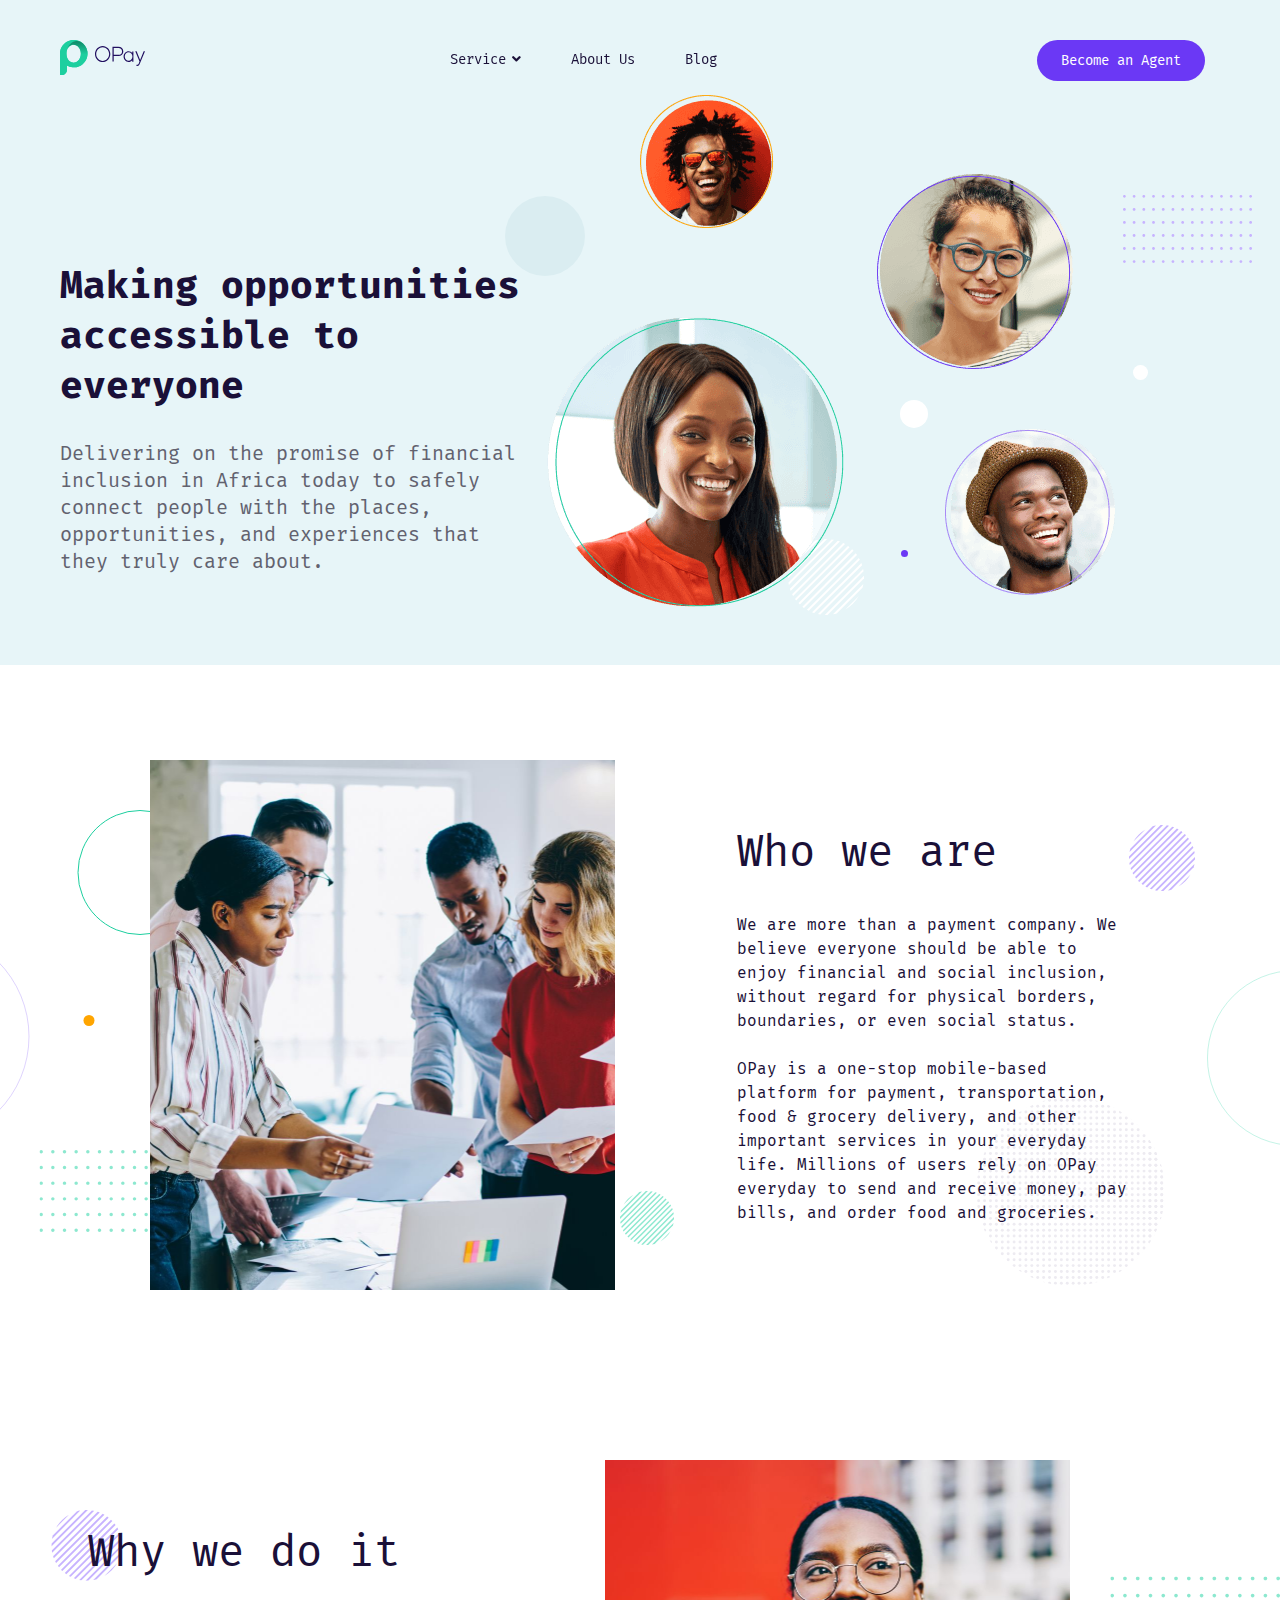
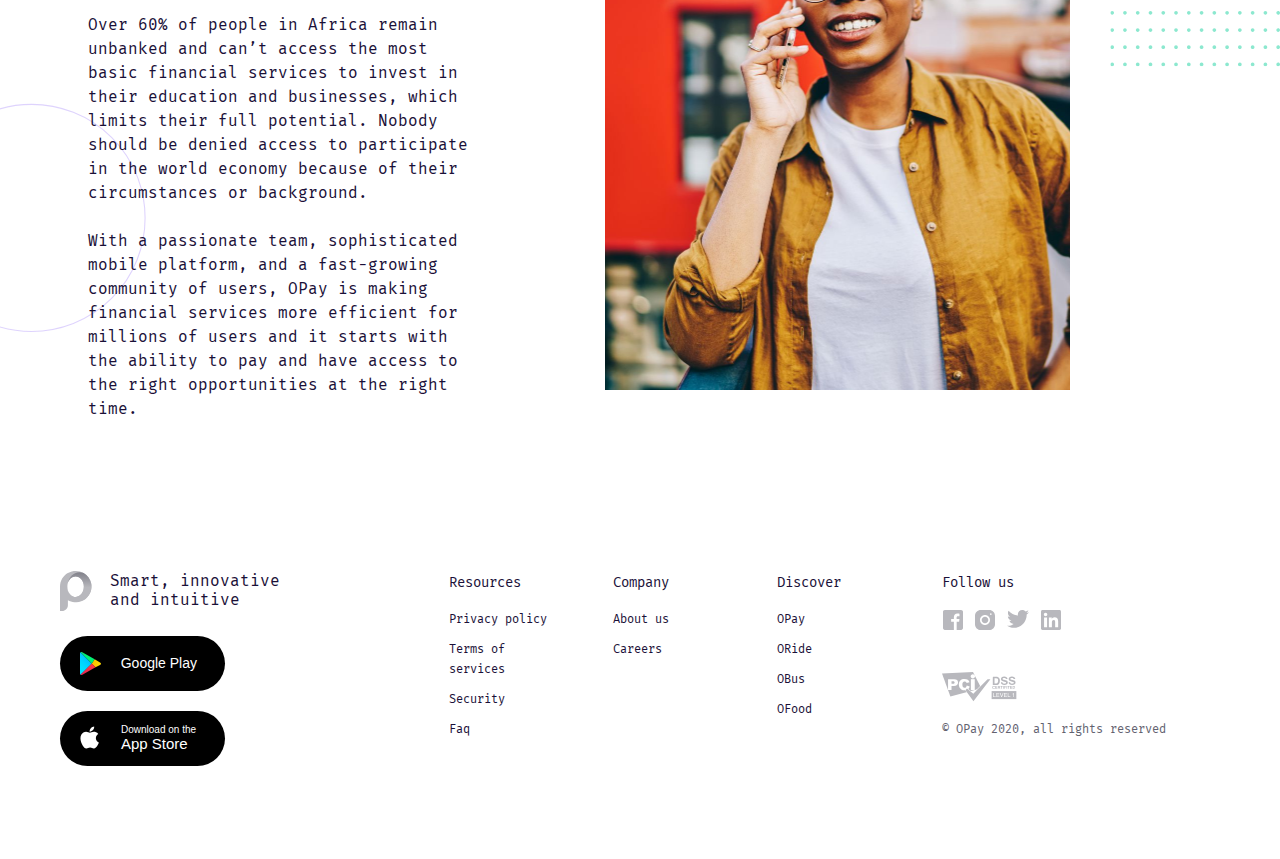
<file: about.html>
<!DOCTYPE html>
<html lang="en">
<head>
    <meta charset="UTF-8">
    <meta name="viewport" content="width=device-width, initial-scale=1.0">
    <link href="https://fonts.googleapis.com/css2?family=Fira+Mono:wght@400;500&display=swap" rel="stylesheet">
    <link rel="stylesheet" href="https://use.fontawesome.com/releases/v5.6.3/css/all.css">
    <link rel="stylesheet" href="./scss/main.css">
    <link rel="shortcut icon" href="/assets/imgs/favicon-32x32.png" type="image/x-icon">
    <title>About us | OPay</title>
</head>
<body>

    <!-- Header -->
    <header>
        <nav class="nav" id="myNav">
            <a href="/" class="logo"><img src="./assets//imgs/logo.svg" alt="logo"></a>
            <div class="navBar">
                <a href="#" class="dropdown menu-item" id="service">
                    Service
                    <div class="caretIcon">
                        <i class="fas fa-angle-up d-none" style="color:#6b38f5; " id="angleUp"></i>
                        <i class="fas fa-angle-down " id="angleDown"></i>
                    </div> 
                </a>

                <div class="dropdown-menu d-none" id="dropdown">
                    <div class="dropdown-menu-grid">
                        <a href="" class="dropdown-menu-service">
                            <div class="dropdown-menu-service-image">
                                <svg xmlns="http://www.w3.org/2000/svg" width="40" height="40" viewBox="0 0 40 40" fill="none">
                                    <path fill-rule="evenodd" clip-rule="evenodd" d="M20 39.9995C31.0457 39.9995 40 31.0452 40 19.9995C40 8.95382 31.0457 -0.000488281 20 -0.000488281C8.9543 -0.000488281 0 8.95382 0 19.9995C0 31.0452 8.9543 39.9995 20 39.9995Z" fill="#1DCF9F"/>
                                    <path fill-rule="evenodd" clip-rule="evenodd" d="M17.1074 12.3209C17.1074 12.8532 16.6754 13.2852 16.1431 13.2852C14.5482 13.2852 13.2503 11.9873 13.2503 10.3924C13.2503 8.79744 14.5482 7.49951 16.1431 7.49951C17.7381 7.49951 19.036 8.79744 19.036 10.3924C19.036 10.9247 18.604 11.3567 18.0717 11.3567C17.5394 11.3567 17.1074 10.9247 17.1074 10.3924C17.1074 9.86105 16.6745 9.42808 16.1431 9.42808C15.6118 9.42808 15.1789 9.86105 15.1789 10.3924C15.1789 10.9237 15.6118 11.3567 16.1431 11.3567C16.6754 11.3567 17.1074 11.7887 17.1074 12.3209ZM22.8931 14.2495C23.4254 14.2495 23.8574 13.8175 23.8574 13.2852C23.8574 12.7529 23.4254 12.3209 22.8931 12.3209C22.3618 12.3209 21.9289 11.888 21.9289 11.3567C21.9289 10.8253 22.3618 10.3924 22.8931 10.3924C23.4245 10.3924 23.8574 10.8253 23.8574 11.3567C23.8574 11.8889 24.2894 12.3209 24.8217 12.3209C25.354 12.3209 25.786 11.8889 25.786 11.3567C25.786 9.76173 24.4881 8.4638 22.8931 8.4638C21.2982 8.4638 20.0003 9.76173 20.0003 11.3567C20.0003 12.9516 21.2982 14.2495 22.8931 14.2495ZM29.5843 17.7403L25.7214 15.7857C25.4524 15.6498 25.1303 15.8195 25.0908 16.1165L25.0445 16.4588L23.2692 16.0393L20.603 13.5447C20.3879 13.3432 20.0948 13.2516 19.7997 13.2959C19.5085 13.3403 19.253 13.5148 19.1064 13.7713L18.9029 14.1281L14.8481 13.3046C14.3901 13.2101 13.932 13.4608 13.7594 13.8948L11.6785 19.154L8.506 19.2514C8.1174 19.2639 7.98432 19.775 8.31797 19.9746C8.73165 20.2214 9.23115 20.5213 9.77404 20.8492C12.1934 20.9707 14.3129 22.2368 15.5983 24.1171L11.3535 27.0775C10.7827 27.4748 10.991 28.3658 11.6795 28.469L23.3078 30.2249C23.652 30.276 23.9336 29.9453 23.8208 29.6155C23.625 29.0427 23.518 28.4275 23.518 27.7872C23.518 24.662 26.0521 22.1278 29.1784 22.1278C29.3606 22.1278 29.539 22.1365 29.7164 22.1539L30.4483 21.0719C31.2226 19.9273 30.8167 18.3633 29.5843 17.7403ZM33.4791 27.8691C33.4791 30.3 31.509 32.271 29.0771 32.271C26.6461 32.271 24.6751 30.3 24.6751 27.8691C24.6751 25.4381 26.6461 23.4671 29.0771 23.4671C31.509 23.4671 33.4791 25.4381 33.4791 27.8691ZM10.2279 28.0734C10.3784 28.7185 10.8991 29.1987 11.5538 29.2981L14.8497 29.7956C14.1304 31.2488 12.6338 32.2478 10.9029 32.2478C8.471 32.2478 6.5 30.2768 6.5 27.8458C6.5 25.4139 8.471 23.4429 10.9029 23.4429C11.9559 23.4429 12.9231 23.8142 13.682 24.4313L10.874 26.3888C10.3311 26.7678 10.0775 27.4293 10.2279 28.0734Z" fill="url(#paint0_linear)"/>
                                    <path fill-rule="evenodd" clip-rule="evenodd" d="M17.1074 12.3209C17.1074 12.8532 16.6754 13.2852 16.1431 13.2852C14.5482 13.2852 13.2503 11.9873 13.2503 10.3924C13.2503 8.79744 14.5482 7.49951 16.1431 7.49951C17.7381 7.49951 19.036 8.79744 19.036 10.3924C19.036 10.9247 18.604 11.3567 18.0717 11.3567C17.5394 11.3567 17.1074 10.9247 17.1074 10.3924C17.1074 9.86105 16.6745 9.42808 16.1431 9.42808C15.6118 9.42808 15.1789 9.86105 15.1789 10.3924C15.1789 10.9237 15.6118 11.3567 16.1431 11.3567C16.6754 11.3567 17.1074 11.7887 17.1074 12.3209ZM22.8931 14.2495C23.4254 14.2495 23.8574 13.8175 23.8574 13.2852C23.8574 12.7529 23.4254 12.3209 22.8931 12.3209C22.3618 12.3209 21.9289 11.888 21.9289 11.3567C21.9289 10.8253 22.3618 10.3924 22.8931 10.3924C23.4245 10.3924 23.8574 10.8253 23.8574 11.3567C23.8574 11.8889 24.2894 12.3209 24.8217 12.3209C25.354 12.3209 25.786 11.8889 25.786 11.3567C25.786 9.76173 24.4881 8.4638 22.8931 8.4638C21.2982 8.4638 20.0003 9.76173 20.0003 11.3567C20.0003 12.9516 21.2982 14.2495 22.8931 14.2495ZM29.5843 17.7403L25.7214 15.7857C25.4524 15.6498 25.1303 15.8195 25.0908 16.1165L25.0445 16.4588L23.2692 16.0393L20.603 13.5447C20.3879 13.3432 20.0948 13.2516 19.7997 13.2959C19.5085 13.3403 19.253 13.5148 19.1064 13.7713L18.9029 14.1281L14.8481 13.3046C14.3901 13.2101 13.932 13.4608 13.7594 13.8948L11.6785 19.154L8.506 19.2514C8.1174 19.2639 7.98432 19.775 8.31797 19.9746C8.73165 20.2214 9.23115 20.5213 9.77404 20.8492C12.1934 20.9707 14.3129 22.2368 15.5983 24.1171L11.3535 27.0775C10.7827 27.4748 10.991 28.3658 11.6795 28.469L23.3078 30.2249C23.652 30.276 23.9336 29.9453 23.8208 29.6155C23.625 29.0427 23.518 28.4275 23.518 27.7872C23.518 24.662 26.0521 22.1278 29.1784 22.1278C29.3606 22.1278 29.539 22.1365 29.7164 22.1539L30.4483 21.0719C31.2226 19.9273 30.8167 18.3633 29.5843 17.7403ZM33.4791 27.8691C33.4791 30.3 31.509 32.271 29.0771 32.271C26.6461 32.271 24.6751 30.3 24.6751 27.8691C24.6751 25.4381 26.6461 23.4671 29.0771 23.4671C31.509 23.4671 33.4791 25.4381 33.4791 27.8691ZM10.2279 28.0734C10.3784 28.7185 10.8991 29.1987 11.5538 29.2981L14.8497 29.7956C14.1304 31.2488 12.6338 32.2478 10.9029 32.2478C8.471 32.2478 6.5 30.2768 6.5 27.8458C6.5 25.4139 8.471 23.4429 10.9029 23.4429C11.9559 23.4429 12.9231 23.8142 13.682 24.4313L10.874 26.3888C10.3311 26.7678 10.0775 27.4293 10.2279 28.0734Z" fill="white"/>
                                    <g opacity="0.5">
                                    <path fill-rule="evenodd" clip-rule="evenodd" d="M29.1607 30.3908C30.4921 30.3908 31.5714 29.3115 31.5714 27.9801C31.5714 26.6486 30.4921 25.5693 29.1607 25.5693C27.8293 25.5693 26.75 26.6486 26.75 27.9801C26.75 29.3115 27.8293 30.3908 29.1607 30.3908Z" fill="white"/>
                                    <path fill-rule="evenodd" clip-rule="evenodd" d="M29.1607 30.3908C30.4921 30.3908 31.5714 29.3115 31.5714 27.9801C31.5714 26.6486 30.4921 25.5693 29.1607 25.5693C27.8293 25.5693 26.75 26.6486 26.75 27.9801C26.75 29.3115 27.8293 30.3908 29.1607 30.3908Z" fill="#1DCF9F"/>
                                    </g>
                                    <g opacity="0.5">
                                    <path fill-rule="evenodd" clip-rule="evenodd" d="M16.7563 28.0127L13.3134 27.5386C13.21 27.5283 13.1777 27.3998 13.2664 27.3451L16.2149 25.1313C16.5629 25.948 16.759 26.8578 16.759 27.8192C16.759 27.8842 16.7576 27.9492 16.7563 28.0127Z" fill="white"/>
                                    <path fill-rule="evenodd" clip-rule="evenodd" d="M16.7563 28.0127L13.3134 27.5386C13.21 27.5283 13.1777 27.3998 13.2664 27.3451L16.2149 25.1313C16.5629 25.948 16.759 26.8578 16.759 27.8192C16.759 27.8842 16.7576 27.9492 16.7563 28.0127Z" fill="#1DCF9F"/>
                                    </g>
                                    <path fill-rule="evenodd" clip-rule="evenodd" d="M13.921 19.0853L13.7773 19.0901L15.2556 15.3555L17.8977 15.8916L15.7262 19.7015C15.2151 19.2936 14.5816 19.0651 13.921 19.0853Z" fill="white"/>
                                    <path fill-rule="evenodd" clip-rule="evenodd" d="M13.921 19.0853L13.7773 19.0901L15.2556 15.3555L17.8977 15.8916L15.7262 19.7015C15.2151 19.2936 14.5816 19.0651 13.921 19.0853Z" fill="#1DCF9F"/>
                                    <path fill-rule="evenodd" clip-rule="evenodd" d="M24.7298 18.8116L23.5476 18.7827C22.5399 18.7576 21.5602 19.1086 20.7965 19.7653C19.9836 20.4653 18.9277 20.8154 17.8583 20.7402L17.7629 20.7334C17.6375 20.7238 17.515 20.6987 17.3926 20.6727L20.1774 15.7876L22.1388 17.6236C22.2622 17.7383 22.4126 17.8193 22.5766 17.8579L24.7877 18.3796L24.7298 18.8116Z" fill="white"/>
                                    <path fill-rule="evenodd" clip-rule="evenodd" d="M24.7298 18.8116L23.5476 18.7827C22.5399 18.7576 21.5602 19.1086 20.7965 19.7653C19.9836 20.4653 18.9277 20.8154 17.8583 20.7402L17.7629 20.7334C17.6375 20.7238 17.515 20.6987 17.3926 20.6727L20.1774 15.7876L22.1388 17.6236C22.2622 17.7383 22.4126 17.8193 22.5766 17.8579L24.7877 18.3796L24.7298 18.8116Z" fill="#1DCF9F"/>
                                    <defs>
                                    <linearGradient id="paint0_linear" x1="-4.74723" y1="18.8559" x2="17.7174" y2="45.5402" gradientUnits="userSpaceOnUse">
                                    <stop stop-color="#50FFA9"/>
                                    <stop offset="1" stop-color="#1DCF9F"/>
                                    </linearGradient>
                                    </defs>
                                    </svg>
                            </div>
                            <div class="dropdown-menu-service-content">
                                <p class="dropdown-menu-service-content-title">ORIde</p>
                                <p class="dropdown-menu-service-content-text">Our on-demand bike service at your doorstep with prices you can trust</p>
                            </div>
                        </a>
                        <a href="" class="dropdown-menu-service">
                            <div class="dropdown-menu-service-image">
                                <svg xmlns="http://www.w3.org/2000/svg" width="40" height="40" viewBox="0 0 40 40" fill="none">
                                    <path fill-rule="evenodd" clip-rule="evenodd" d="M20 39.9995C31.0457 39.9995 40 31.0452 40 19.9995C40 8.95382 31.0457 -0.000488281 20 -0.000488281C8.9543 -0.000488281 0 8.95382 0 19.9995C0 31.0452 8.9543 39.9995 20 39.9995Z" fill="#FFCE00"/>
                                    <path fill-rule="evenodd" clip-rule="evenodd" d="M31.6798 25.0907V18.8799V18.4995C31.6798 12.9767 27.2026 8.49951 21.6798 8.49951H13.3673C10.0536 8.49951 7.36727 11.1858 7.36727 14.4995V26.6096C7.36727 27.7142 8.2627 28.6096 9.36727 28.6096H9.51389C9.50476 28.7004 9.50008 28.7926 9.50008 28.8859C9.50008 30.329 10.6197 31.4995 12.0001 31.4995C13.3805 31.4995 14.5001 30.329 14.5001 28.8859C14.5001 28.7926 14.4954 28.7004 14.4863 28.6096H28.5139C28.5048 28.7004 28.5001 28.7926 28.5001 28.8859C28.5001 30.329 29.6197 31.4995 31.0001 31.4995C32.3805 31.4995 33.5001 30.329 33.5001 28.8859C33.5001 28.237 33.2738 27.6432 32.8991 27.1862L34.2109 26.8407C34.2109 25.9471 33.1515 25.2103 31.6798 25.0907Z" fill="url(#paint0_linear)"/>
                                    <path fill-rule="evenodd" clip-rule="evenodd" d="M31.6798 25.0907V18.8799V18.4995C31.6798 12.9767 27.2026 8.49951 21.6798 8.49951H13.3673C10.0536 8.49951 7.36727 11.1858 7.36727 14.4995V26.6096C7.36727 27.7142 8.2627 28.6096 9.36727 28.6096H9.51389C9.50476 28.7004 9.50008 28.7926 9.50008 28.8859C9.50008 30.329 10.6197 31.4995 12.0001 31.4995C13.3805 31.4995 14.5001 30.329 14.5001 28.8859C14.5001 28.7926 14.4954 28.7004 14.4863 28.6096H28.5139C28.5048 28.7004 28.5001 28.7926 28.5001 28.8859C28.5001 30.329 29.6197 31.4995 31.0001 31.4995C32.3805 31.4995 33.5001 30.329 33.5001 28.8859C33.5001 28.237 33.2738 27.6432 32.8991 27.1862L34.2109 26.8407C34.2109 25.9471 33.1515 25.2103 31.6798 25.0907Z" fill="white"/>
                                    <mask id="mask0" mask-type="alpha" maskUnits="userSpaceOnUse" x="7" y="8" width="28" height="24">
                                    <path fill-rule="evenodd" clip-rule="evenodd" d="M31.6798 25.0907V18.8799V18.4995C31.6798 12.9767 27.2026 8.49951 21.6798 8.49951H13.3673C10.0536 8.49951 7.36727 11.1858 7.36727 14.4995V26.6096C7.36727 27.7142 8.2627 28.6096 9.36727 28.6096H9.51389C9.50476 28.7004 9.50008 28.7926 9.50008 28.8859C9.50008 30.329 10.6197 31.4995 12.0001 31.4995C13.3805 31.4995 14.5001 30.329 14.5001 28.8859C14.5001 28.7926 14.4954 28.7004 14.4863 28.6096H28.5139C28.5048 28.7004 28.5001 28.7926 28.5001 28.8859C28.5001 30.329 29.6197 31.4995 31.0001 31.4995C32.3805 31.4995 33.5001 30.329 33.5001 28.8859C33.5001 28.237 33.2738 27.6432 32.8991 27.1862L34.2109 26.8407C34.2109 25.9471 33.1515 25.2103 31.6798 25.0907Z" fill="white"/>
                                    </mask>
                                    <g mask="url(#mask0)">
                                    </g>
                                    <path d="M21.5 13.6357C21.5 12.5312 20.6046 11.6357 19.5 11.6357H17.5C16.3954 11.6357 15.5 12.5312 15.5 13.6357V24.2721C15.5 25.3767 16.3954 26.2721 17.5 26.2721H21.5V13.6357Z" fill="#FFCE00"/>
                                    <path d="M27.5 13.6357C27.5 12.5312 26.6046 11.6357 25.5 11.6357C24.3954 11.6357 23.5 12.5312 23.5 13.6357V26.2721H25.5C26.6046 26.2721 27.5 25.3767 27.5 24.2721V13.6357Z" fill="#FFCE00"/>
                                    <rect opacity="0.496675" width="5" height="2.09091" rx="1" transform="matrix(-1 0 0 1 13.5 23.1357)" fill="#FFCE00"/>
                                    <rect opacity="0.496675" width="5" height="2.09091" rx="1" transform="matrix(-1 0 0 1 13.5 19.9995)" fill="#FFCE00"/>
                                    <defs>
                                    <linearGradient id="paint0_linear" x1="34.2109" y1="8.49951" x2="34.2109" y2="31.4995" gradientUnits="userSpaceOnUse">
                                    <stop stop-color="#FFD438"/>
                                    <stop offset="1" stop-color="#FE933B"/>
                                    </linearGradient>
                                    </defs>
                                    </svg>
                            </div>
                            <div class="dropdown-menu-service-content">
                                <p class="dropdown-menu-service-content-title">OTrIke</p>
                                <p class="dropdown-menu-service-content-text">Our on-demand tricycle motor service at your doorstep with prices you can trust</p>
                            </div>
                        </a>
                        <a href="" class="dropdown-menu-service">
                            <div class="dropdown-menu-service-image">
                                <svg xmlns="http://www.w3.org/2000/svg" viewBox="0 0 150 150"><defs><style>.cls-1{fill:#fb4f4f;}.cls-2,.cls-3{fill:#fff;}.cls-3{opacity:0.5;}</style></defs><title>Asset 1</title><g id="Layer_2" data-name="Layer 2"><g id="Layer_1-2" data-name="Layer 1"><circle class="cls-1" cx="75" cy="75" r="75"/><path class="cls-2" d="M95,30H55a6.54,6.54,0,0,0-6.53,6.53v76.94A6.54,6.54,0,0,0,55,120H95a6.54,6.54,0,0,0,6.53-6.53V36.53A6.54,6.54,0,0,0,95,30ZM69.51,34.73H80.3a1.52,1.52,0,0,1,0,3H69.51A1.49,1.49,0,0,1,68,36.25,1.56,1.56,0,0,1,69.51,34.73Zm5.4,80.44a4.26,4.26,0,1,1,4.25-4.26A4.24,4.24,0,0,1,74.91,115.17Zm20.34-13.34H54.65V42.59h40.6Z"/><path class="cls-3" d="M86.45,56.21a2.56,2.56,0,0,0,1.8.76,2.75,2.75,0,0,0,1.8-.76,2.52,2.52,0,0,0,0-3.5L85.32,48a2.48,2.48,0,0,0-3.51,3.5Z"/><path class="cls-3" d="M84.09,67.1a2.57,2.57,0,0,0,1.79.75,2.77,2.77,0,0,0,1.8-.75,2.51,2.51,0,0,0,0-3.5L74.43,50.35a2.47,2.47,0,0,0-3.5,3.5Z"/></g></g></svg>
                            </div>
                            <div class="dropdown-menu-service-content">
                                <p class="dropdown-menu-service-content-title">Olla</p>
                                <p class="dropdown-menu-service-content-text">A celebration of everyday hustle</p>
                            </div>
                        </a>
                        <a href="" class="dropdown-menu-service">
                            <div class="dropdown-menu-service-image">
                                <svg xmlns="http://www.w3.org/2000/svg" width="40" height="40" viewBox="0 0 40 40" fill="none">
                                    <path fill-rule="evenodd" clip-rule="evenodd" d="M20 40C31.0457 40 40 31.0457 40 20C40 8.9543 31.0457 0 20 0C8.9543 0 0 8.9543 0 20C0 31.0457 8.9543 40 20 40Z" fill="#1DCF9F"/>
                                    <path fill-rule="evenodd" clip-rule="evenodd" d="M11.4899 16.4938C10.0618 15.0359 7.74591 15.0359 6.3178 16.4938L4.64648 18.1999L9.8186 23.4798L14.0755 19.1333L11.4899 16.4938Z" fill="url(#paint0_linear)"/>
                                    <path fill-rule="evenodd" clip-rule="evenodd" d="M17.5771 20.84C16.1489 19.3821 13.8331 19.3821 12.4049 20.84L9.81934 23.4804L12.4049 26.1198C13.8331 27.5777 16.1489 27.5777 17.5771 26.1198L20.1627 23.4804L17.5771 20.84Z" fill="url(#paint1_linear)"/>
                                    <path fill-rule="evenodd" clip-rule="evenodd" d="M34.0067 16.4938C32.5786 15.0359 30.2618 15.0359 28.8346 16.4938L26.249 19.1333L27.9203 20.8394C29.3475 22.2982 31.6634 22.2982 33.0925 20.8394L35.6781 18.1999L34.0067 16.4938Z" fill="url(#paint2_linear)"/>
                                    <path fill-rule="evenodd" clip-rule="evenodd" d="M27.9206 20.8398L22.7485 15.5609C21.3204 14.1021 19.0045 14.1021 17.5773 15.5609L12.4043 20.8398C13.8333 19.382 16.1483 19.382 17.5773 20.8398L22.7485 26.1197C24.1766 27.5776 26.4925 27.5776 27.9206 26.1197L33.0928 20.8398C31.6646 22.2977 29.3488 22.2977 27.9206 20.8398Z" fill="url(#paint3_linear)"/>
                                    <rect opacity="0.01" width="40" height="40" fill="white"/>
                                    <defs>
                                    <linearGradient id="paint0_linear" x1="11.5967" y1="23.2305" x2="15.5533" y2="17.543" gradientUnits="userSpaceOnUse">
                                    <stop stop-color="white"/>
                                    <stop offset="1" stop-color="#C0FFEE"/>
                                    </linearGradient>
                                    <linearGradient id="paint1_linear" x1="13.7555" y1="28.4216" x2="20.0578" y2="22.6409" gradientUnits="userSpaceOnUse">
                                    <stop stop-color="white"/>
                                    <stop offset="1" stop-color="#C0FFEE"/>
                                    </linearGradient>
                                    <linearGradient id="paint2_linear" x1="30.6195" y1="15.633" x2="27.0014" y2="21.9864" gradientUnits="userSpaceOnUse">
                                    <stop stop-color="white"/>
                                    <stop offset="1" stop-color="#C0FFEE"/>
                                    </linearGradient>
                                    <linearGradient id="paint3_linear" x1="22.0286" y1="24.0709" x2="31.3893" y2="38.5325" gradientUnits="userSpaceOnUse">
                                    <stop stop-color="white"/>
                                    <stop offset="1" stop-color="#C0FFEE"/>
                                    </linearGradient>
                                    </defs>
                                    </svg>
                            </div>
                            <div class="dropdown-menu-service-content">
                                <p class="dropdown-menu-service-content-title">OWealth</p>
                                <p class="dropdown-menu-service-content-text">Earn interest on your cash and automate your investments</p>
                            </div>
                        </a>
                        <a href="" class="dropdown-menu-service">
                            <div class="dropdown-menu-service-image">
                                <svg xmlns="http://www.w3.org/2000/svg" width="40" height="40" viewBox="0 0 40 40" fill="none">
                                    <path fill-rule="evenodd" clip-rule="evenodd" d="M20 40C31.0457 40 40 31.0457 40 20C40 8.9543 31.0457 0 20 0C8.9543 0 0 8.9543 0 20C0 31.0457 8.9543 40 20 40Z" fill="#7D4FFF"/>
                                    <path d="M32 29.7604C32 30.0961 31.8667 30.418 31.6293 30.6553C31.392 30.8927 31.07 31.026 30.7344 31.026H8.26562C7.92996 31.026 7.60804 30.8927 7.37069 30.6553C7.13334 30.418 7 30.0961 7 29.7604C7 29.4248 7.13334 29.1028 7.37069 28.8655C7.60804 28.6281 7.92996 28.4948 8.26562 28.4948H9.72656V20.3438L9.85417 20.3594C11.1081 20.4933 12.3663 20.1492 13.3776 19.3958C14.0833 19.9216 14.9152 20.2521 15.7893 20.3541C16.6634 20.456 17.549 20.3258 18.3568 19.9766V28.4948H26.7422V20.0859C27.2485 20.2407 27.7752 20.3189 28.3047 20.3177C28.4401 20.3177 28.5651 20.3177 28.7109 20.3021C28.9032 20.2869 29.0945 20.2608 29.2839 20.224V28.4948H30.7448C31.0786 28.4975 31.3979 28.6321 31.633 28.8692C31.8681 29.1062 32 29.4265 32 29.7604ZM25.3021 17.026C25.3393 17.0258 25.376 17.0353 25.4084 17.0535C25.4408 17.0718 25.4679 17.0982 25.487 17.1302C25.7834 17.6085 26.1971 18.0031 26.6889 18.2765C27.1807 18.55 27.7342 18.6933 28.2969 18.6927C28.3837 18.6927 28.4705 18.6927 28.5573 18.6927C30.7005 18.5286 31.9766 16.2057 31.0964 14.2474L27.888 8.64323C27.7772 8.44973 27.6178 8.28856 27.4254 8.17573C27.2331 8.06289 27.0146 8.00231 26.7917 8H11.901C11.6759 8.00004 11.4547 8.05954 11.2599 8.17249C11.0651 8.28544 10.9036 8.44782 10.7917 8.64323L7.58854 14.2396C6.72656 16.1615 7.93229 18.4714 10.0286 18.6771C10.1472 18.6893 10.2663 18.6953 10.3854 18.6953C10.9481 18.6959 11.5016 18.5526 11.9934 18.2791C12.4851 18.0057 12.8989 17.6111 13.1953 17.1328C13.2142 17.101 13.2411 17.0746 13.2733 17.0563C13.3055 17.038 13.3419 17.0283 13.3789 17.0283C13.4159 17.0283 13.4523 17.038 13.4845 17.0563C13.5167 17.0746 13.5436 17.101 13.5625 17.1328C13.8564 17.6088 14.2665 18.0023 14.7542 18.2764C15.2418 18.5506 15.7912 18.6963 16.3506 18.6999C16.91 18.7036 17.4612 18.565 17.9524 18.2973C18.4436 18.0295 18.8587 17.6414 19.1589 17.1693C19.1779 17.138 19.2047 17.1122 19.2366 17.0943C19.2685 17.0764 19.3045 17.0669 19.3411 17.0669C19.3778 17.0669 19.4137 17.0764 19.4457 17.0943C19.4776 17.1122 19.5044 17.138 19.5234 17.1693C19.8233 17.6415 20.2383 18.0299 20.7294 18.2978C21.2204 18.5658 21.7716 18.7046 22.331 18.7012C22.8904 18.6978 23.4398 18.5524 23.9276 18.2785C24.4154 18.0046 24.8256 17.6113 25.1198 17.1354C25.138 17.1029 25.1644 17.0756 25.1964 17.0564C25.2283 17.0372 25.2648 17.0268 25.3021 17.026Z" fill="white"/>
                                    <path d="M23.5524 24.2502C23.683 24.1747 23.8312 24.1352 23.9821 24.1356V24.133C24.1714 24.1328 24.3555 24.1951 24.5058 24.3103C24.6561 24.4255 24.7641 24.5871 24.8131 24.77C24.8621 24.9529 24.8493 25.1469 24.7768 25.3218C24.7042 25.4967 24.5759 25.6427 24.4118 25.7371L21.5472 27.3934C21.4494 27.4551 21.3401 27.4965 21.2259 27.515C21.1117 27.5334 20.995 27.5287 20.8827 27.501C20.7704 27.4733 20.6648 27.4232 20.5723 27.3537C20.4799 27.2842 20.4024 27.1968 20.3445 27.0966C20.2866 26.9965 20.2495 26.8857 20.2355 26.7709C20.2215 26.6561 20.2308 26.5396 20.2628 26.4285C20.2949 26.3173 20.349 26.2138 20.4221 26.1241C20.4951 26.0344 20.5855 25.9604 20.6878 25.9064L23.5524 24.2502Z" fill="#A18AE2"/>
                                    <path d="M24.5058 20.7868C24.5954 20.8556 24.6705 20.9414 24.7269 21.0392H24.7295C24.8415 21.2369 24.8707 21.4709 24.8106 21.69C24.7506 21.9091 24.6063 22.0955 24.4091 22.2085L21.5446 23.8647C21.4467 23.9265 21.3375 23.9678 21.2233 23.9863C21.1091 24.0048 20.9924 24 20.8801 23.9723C20.7678 23.9446 20.6622 23.8945 20.5697 23.8251C20.4773 23.7556 20.3998 23.6681 20.3419 23.568C20.284 23.4678 20.2469 23.357 20.2329 23.2422C20.2189 23.1274 20.2282 23.011 20.2602 22.8998C20.2923 22.7887 20.3464 22.6852 20.4195 22.5955C20.4925 22.5057 20.5829 22.4317 20.6852 22.3778L23.5524 20.7241C23.6502 20.6676 23.7581 20.631 23.8701 20.6162C23.9821 20.6015 24.0959 20.609 24.2049 20.6382C24.314 20.6675 24.4162 20.718 24.5058 20.7868Z" fill="#A18AE2"/>
                                    </svg>
                            </div>
                            <div class="dropdown-menu-service-content">
                                <p class="dropdown-menu-service-content-title">Opay Agents</p>
                                <p class="dropdown-menu-service-content-text">Earn with OPay and offer business services to customers.</p>
                            </div>
                        </a>
                        <a href="" class="dropdown-menu-service">
                            <div class="dropdown-menu-service-image">
                                <svg xmlns="http://www.w3.org/2000/svg" width="40" height="40" viewBox="0 0 40 40" fill="none">
                                    <path fill-rule="evenodd" clip-rule="evenodd" d="M20 40C31.0457 40 40 31.0457 40 20C40 8.9543 31.0457 0 20 0C8.9543 0 0 8.9543 0 20C0 31.0457 8.9543 40 20 40Z" fill="#FA4464"/>
                                    <path opacity="0.7" fill-rule="evenodd" clip-rule="evenodd" d="M20 9C20.8284 9 21.5 8.32843 21.5 7.5C21.5 6.67157 20.8284 6 20 6C19.1716 6 18.5 6.67157 18.5 7.5C18.5 8.32843 19.1716 9 20 9Z" fill="white"/>
                                    <path d="M10 21C10 15.4772 14.4772 11 20 11C25.5228 11 30 15.4772 30 21V24H10V21Z" fill="white"/>
                                    <path opacity="0.5" d="M17.8175 14.3472C16.2354 14.8659 14.902 15.9333 14.042 17.3243" stroke="#FA4464" stroke-width="2" stroke-linecap="round"/>
                                    <path opacity="0.7" fill-rule="evenodd" clip-rule="evenodd" d="M12 26H28V28C28 29.1046 27.1046 30 26 30H14C12.8954 30 12 29.1046 12 28V26Z" fill="white"/>
                                    <path fill-rule="evenodd" clip-rule="evenodd" d="M8 27C8 26.4477 8.44772 26 9 26H31C31.5523 26 32 26.4477 32 27C32 27.5523 31.5523 28 31 28H9C8.44772 28 8 27.5523 8 27Z" fill="white"/>
                                    <rect opacity="0.01" width="40" height="40" fill="white"/>
                                    </svg>
                            </div>
                            <div class="dropdown-menu-service-content">
                                <p class="dropdown-menu-service-content-title">OFood</p>
                                <p class="dropdown-menu-service-content-text">Discover and order delicious food</p>
                            </div>
                        </a>
                    </div>
                </div>
                
                <a href="/" class="menu-item">About Us</a>
                <a href="/" class="menu-item">Blog</a>
            </div>

            <button class="menu-button">
                <a href="/">Become an Agent</a>
            </button>
                
        </nav>
    </header>
    
    <!-- Main -->
    <main class="main-wrapper">
        <div class="page-wrapper">

            <!-- header section -->
            <section class="header" style="background-color: rgb(231, 245, 248);">
                <div class="introduce">
                    <h2 class="introduce-main">
                        Making opportunities accessible to everyone
                    </h2>
                    <p class="introduce-text">
                        Delivering on the promise of financial inclusion in Africa today to safely connect people with the places, opportunities, and experiences that they truly care about.
                    </p>
                </div>
                <div class="header-image" style="background-image: url('/assets/imgs/about-hero1-bg.svg');">
                    <img src="/assets/imgs/about-hero-img.png" alt="about Hero image " srcset="">
                </div>
            </section>

            <!-- who we are section -->
            <section class="content" style="background-color: rgb(255, 255, 255);">
                <div class="introduction">
                    <div class="introduction-bg-img"></div>
                    <div class="content-title">
                        <h2 class="content-title-main">Who we are</h2>
                        <p class="content-title-text">We are more than a payment company. We believe everyone should be able to enjoy financial and social inclusion, without regard for physical borders, boundaries, or even social status. 
                            <br><br> 
                            OPay is a one-stop mobile-based platform for payment, transportation, food & grocery delivery, and other important services in your everyday life. Millions of users rely on OPay everyday to send and receive money, pay bills, and order food and groceries.
                        </p>
                    </div>
                </div>
            </section>

            <!-- why we do it -->
            
            <section class="why-we-do-it" style="background-color: rgb(255, 255, 255);">
                <div class="introduction">
                    <div class="introduction-bg-img"></div>
                    <div class="content-title">
                        <h2 class="content-title-main">Why we do it</h2>
                        <p class="content-title-text">Over 60% of people in Africa remain unbanked and can’t access the most basic financial services to invest in their education and businesses, which limits their full potential. Nobody should be denied access to participate in the world economy because of their circumstances or background. 
                            <br><br> 
                            With a passionate team, sophisticated mobile platform, and a fast-growing community of users, OPay is making financial services more efficient for millions of users and it starts with the ability to pay and have access to the right opportunities at the right time.
                        </p>
                    </div>
                </div>
            </section>
            
        </div>
    </main>
    <!-- Footer -->
    <footer class="footer">
        <div class="content__left">
            <div class="logo-box">
                <img src="/assets/imgs/opay-logo-bw.svg" alt="OPay Logo" class="logo">
                <span class="tagline">Smart, innovative and intuitive</span>
            </div>
            <div class="button-container">
                <a href="" class="google-play-button">
                    <img src="/assets/imgs/google-play-icon.svg" alt="google play store">
                    Google Play
                </a>
                <a href="" class="apple-store-button download-on-the-text">
                    <img src="/assets/imgs/apple-icon.svg" alt="Apple store">
                    <span>Download on the</span>
                    App Store
                </a>
            </div>
        </div>
        <div class="content__right">
            <div class="column">
                <span class="column__title">Resources</span>
                <ul class="footer__links">
                    <li>
                        <a href="" class="footer-link">Privacy policy</a>
                    </li>
                    <li>
                        <a href="" class="footer-link">Terms of services</a>
                    </li>
                    <li>
                        <a href="" class="footer-link">Security</a>
                    </li>
                    <li>
                        <a href="" class="footer-link">Faq</a>
                    </li>
                </ul>
            </div>
            <div class="column">
                <span class="column__title">Company</span>
                <ul class="footer__links">
                    <li>
                        <a href="" class="footer-link" >About us</a>
                    </li>
                    <li>
                        <a href="" class="footer-link">Careers</a>
                    </li>
                </ul>
            </div>
            <div class="column">
                <span class="column__title">Discover</span>
                <ul class="footer__links">
                    <li>
                        <a href="" class="footer-link">OPay</a>
                    </li>
                    <li>
                        <a href="" class="footer-link">ORide</a>
                    </li>
                    <li>
                        <a href="" class="footer-link">OBus</a>
                    </li>
                    <li>
                        <a href=""class="footer-link">OFood</a>
                    </li>
                </ul>
            </div>
            <div class="column">
                <span class="column__title">Follow us</span>
                <div class="footer__others">
                    <div class="social-media-wrapper">
                        <a href="" class="social-media-link">
                            <svg width="20" height="20" viewBox="0 0 20 20" fill="none" xmlns="http://www.w3.org/2000/svg"><path class="social-media-icon" d="M18.0995 0H1.80995C0.81448 0 0 0.81448 0 1.80995V18.0995C0 19.095 0.81448 19.9095 1.80995 19.9095H10.8597V11.7647H8.1448V9.04977H10.8597V7.60181C10.8597 4.79638 12.2172 3.61991 14.4796 3.61991C15.5656 3.61991 16.1991 3.71041 16.4706 3.71041V6.33484H14.9321C13.9367 6.33484 13.5747 6.87783 13.5747 7.8733V9.04977H16.4706L16.1086 11.7647H13.6652V19.9095H18.19C19.1855 19.9095 20 19.095 20 18.0995V1.80995C19.9095 0.81448 19.095 0 18.0995 0Z" fill="#B8B8BD"></path></svg>
                        </a>
                        <a href="" class="social-media-link">
                            <svg width="20" height="20" viewBox="0 0 20 20" fill="none" xmlns="http://www.w3.org/2000/svg"><path class="social-media-icon" d="M5.83333 0C2.58333 0 0 2.58333 0 5.83333V14.1667C0 17.4167 2.58333 20 5.83333 20H14.1667C17.4167 20 20 17.4167 20 14.1667V5.83333C20 2.58333 17.4167 0 14.1667 0H5.83333ZM15.8333 3.33333C16.3333 3.33333 16.6667 3.66667 16.6667 4.16667C16.6667 4.66667 16.3333 5 15.8333 5C15.3333 5 15 4.66667 15 4.16667C15 3.66667 15.3333 3.33333 15.8333 3.33333ZM10 5C12.75 5 15 7.25 15 10C15 12.75 12.75 15 10 15C7.25 15 5 12.75 5 10C5 7.25 7.25 5 10 5ZM10 6.66667C8.16667 6.66667 6.66667 8.16667 6.66667 10C6.66667 11.8333 8.16667 13.3333 10 13.3333C11.8333 13.3333 13.3333 11.8333 13.3333 10C13.3333 8.16667 11.8333 6.66667 10 6.66667Z" fill="#B8B8BD"></path></svg>
                        </a>
                        <a href="" class="social-media-link">
                            <svg width="22" height="18" viewBox="0 0 22 18" fill="none" xmlns="http://www.w3.org/2000/svg"><path class="social-media-icon" d="M22 2.14844C21.2266 2.49219 20.2812 2.75 19.4219 2.83594C20.3672 2.23438 21.0547 1.375 21.3984 0.34375C20.5391 0.859375 19.5938 1.20312 18.5625 1.46094C17.7031 0.601562 16.5859 0 15.2969 0C12.8047 0 10.8281 2.0625 10.8281 4.46875C10.8281 4.8125 10.8281 5.15625 10.9141 5.5C7.04688 5.32812 3.78125 3.52344 1.54688 0.859375C1.11719 1.46094 0.945312 2.32031 0.945312 3.09375C0.945312 4.64062 1.71875 6.01562 2.92188 6.875C2.14844 6.875 1.46094 6.61719 0.859375 6.27344C0.859375 6.27344 0.859375 6.27344 0.859375 6.35937C0.859375 8.50781 2.40625 10.3984 4.46875 10.7422C4.125 10.8281 3.69531 10.9141 3.26562 10.9141C3.00781 10.9141 2.66406 10.9141 2.40625 10.8281C3.00781 12.6328 4.64062 13.9219 6.61719 13.9219C5.07031 15.125 3.09375 15.8125 1.03125 15.8125C0.6875 15.8125 0.34375 15.8125 0 15.7266C1.97656 17.0156 4.38281 17.7891 6.875 17.7891C15.2109 17.7891 19.6797 10.9141 19.6797 4.98438C19.6797 4.8125 19.6797 4.55469 19.6797 4.38281C20.625 3.86719 21.3984 3.00781 22 2.14844Z" fill="#B8B8BD"></path></svg>
                        </a>
                        <a href="" class="social-media-link">
                            <svg width="20" height="20" viewBox="0 0 20 20" fill="none" xmlns="http://www.w3.org/2000/svg"><path class="social-media-icon" d="M20 1.475V18.5222C20 19.3389 19.3389 20 18.5222 20H1.47778C0.661111 20 0 19.3389 0 18.5222V1.475C0 0.661111 0.661111 0 1.47778 0H18.525C19.3389 0 20 0.661111 20 1.475Z" fill="#B8B8BD"></path><path d="M6.07498 7.60834H3.06942V17.1611H6.07498V7.60834ZM6.30553 4.55834C6.30553 3.56112 5.53053 2.83057 4.5722 2.83057C3.61387 2.83057 2.83887 3.56112 2.83887 4.55834C2.83887 5.55557 3.61387 6.28334 4.5722 6.28334C5.53053 6.28334 6.30553 5.55557 6.30553 4.55834ZM17.1611 11.2611C17.1611 8.34446 15.3472 7.34723 13.6694 7.34723C12.1194 7.34723 11.1028 8.35001 10.8111 8.9389H10.7722V7.61668H7.88331V17.1667H10.8889V11.9889C10.8889 10.6083 11.7639 9.93612 12.6555 9.93612C13.5 9.93612 14.1528 10.4111 14.1528 11.95V17.1667H17.1583V11.2611H17.1611Z" fill="white"></path></svg>
                        </a>
                    </div>
                    <img src="/assets/imgs/pci.svg" alt="PCI DSS | OPay" class="pci-logo">
                    <span class="copyright-text">© OPay 2020, all rights reserved</span>
                </div>
            </div>
        </div>
    </footer>


    <script src="/index.js"></script>
</body>
</html>
</file>
<file: scss/main.css>
* {
  -webkit-box-sizing: border-box;
          box-sizing: border-box;
  margin: 0;
  padding: 0;
}

.main-wrapper {
  position: relative;
  background: #ffffff;
  margin: 0 auto;
}

.main-wrapper .hero-header {
  position: relative;
  height: 600px;
  display: -webkit-box;
  display: -ms-flexbox;
  display: flex;
  -ms-flex-wrap: nowrap;
      flex-wrap: nowrap;
}

.main-wrapper .hero-header .intro {
  position: absolute;
  width: 100%;
  padding: 0 60px;
  bottom: 70px;
  z-index: 1;
  width: 51%;
}

.main-wrapper .hero-header .intro .intro-main {
  font-family: inherit;
  font-size: 2em;
  line-height: 33px;
  color: #1a1038;
}

.main-wrapper .hero-header .intro .intro-text {
  font-size: 16px;
  line-height: 21px;
  font-weight: 200;
  color: #62626f;
  margin-top: 30px;
  margin-bottom: 60px;
  width: 77%;
}

.main-wrapper .hero-header .intro .intro-button {
  display: -webkit-box;
  display: -ms-flexbox;
  display: flex;
  margin-top: 30px;
  background-color: transparent;
}

.main-wrapper .hero-header .intro .intro-button .button {
  border-radius: 40px;
  width: 155px;
  height: 55px;
  font-size: 14px;
  line-height: 55px;
  font-family: inherit;
  text-align: center;
  background-color: #6b38f5;
  color: #fff;
}

.main-wrapper .hero-header .intro .intro-button .button:hover {
  background-color: #642de4;
}

.main-wrapper .hero-header .hero-bg {
  position: absolute;
  left: 584px;
  width: 765px;
  right: 0px;
  margin-top: 168px;
  height: initial;
}

.main-wrapper .hero-header .hero-bg img {
  width: 100%;
  height: inherit;
}

.main-wrapper .feature01 {
  position: relative;
}

.main-wrapper .feature01 .content {
  position: relative;
  display: -webkit-box;
  display: -ms-flexbox;
  display: flex;
  -ms-flex-wrap: wrap;
      flex-wrap: wrap;
  -webkit-box-pack: space-evenly;
      -ms-flex-pack: space-evenly;
          justify-content: space-evenly;
  padding: 0 60px;
  padding-top: 150px;
}

.main-wrapper .feature01 .content .content-text {
  padding: 65px 20px;
  line-height: normal;
  padding-bottom: 75px;
  text-align: left;
  color: #1a1038;
  position: relative;
  width: 550px;
  -webkit-box-ordinal-group: 2;
      -ms-flex-order: 1;
          order: 1;
}

.main-wrapper .feature01 .content .content-text .content-text-title-sub {
  margin-bottom: 10px;
  line-height: 25px;
  color: #6b38f5;
  font-size: 14px;
  font-weight: normal;
  -webkit-margin-before: 0px;
          margin-block-start: 0px;
  -webkit-margin-after: 0px;
          margin-block-end: 0px;
}

.main-wrapper .feature01 .content .content-text .content-text-title-sub::before {
  display: inline-block;
  margin-right: 0px;
  content: "-";
  color: #41d9af;
}

.main-wrapper .feature01 .content .content-text .content-text-title {
  line-height: 55px;
  font-size: 44px;
  margin-bottom: 30px;
  font-weight: normal;
  padding: 10px 0;
}

.main-wrapper .feature01 .content .content-text .content-text-p {
  line-height: 24px;
  font-size: 20px;
  color: #62626f;
  font-weight: 200;
  width: 390px;
}

.main-wrapper .feature01 .content .content-text .content-key {
  position: absolute;
  left: 0;
  width: inherit;
  z-index: 0;
  display: block;
  -webkit-transition: -webkit-transform 50ms linear;
  transition: -webkit-transform 50ms linear;
  transition: transform 50ms linear;
  transition: transform 50ms linear, -webkit-transform 50ms linear;
  will-change: transform;
}

.main-wrapper .feature01 .content .content-text .content-key span {
  display: block;
  width: 100%;
  line-height: 200px;
  font-size: 200px;
  font-weight: normal;
  opacity: 0.5;
  overflow: visible;
  white-space: nowrap;
  color: transparent;
  -webkit-text-stroke: 1px #bea8fd;
}

.main-wrapper .feature01 .content .content-video {
  position: relative;
  width: 100%;
  max-width: 400px;
  margin-top: 60px;
  overflow: visible;
  z-index: 1;
  top: 0;
  left: -90px;
}

.main-wrapper .feature01 .content .content-video .phone-bg {
  position: relative;
  top: 0;
  left: -10px;
  width: calc(100% + 20px);
  height: auto;
}

.main-wrapper .feature01 .content .content-video .video-wrapper {
  position: absolute;
  top: 0;
  left: -10px;
  width: calc(100% + 20px);
  height: 100%;
}

.main-wrapper .feature01 .content .content-video .video-wrapper .phone-frame {
  position: absolute;
  width: 100%;
}

.main-wrapper .feature01 .content .content-video .video-wrapper .video-placeholder {
  position: absolute;
  top: 4.93%;
  left: 50%;
  -webkit-transform: translateX(-50%);
          transform: translateX(-50%);
  width: 54%;
}

.main-wrapper .feature01 .content .content-video .video-wrapper video {
  position: absolute;
  top: 4.93%;
  left: 50%;
  -webkit-transform: translateX(-50%);
          transform: translateX(-50%);
  width: 54%;
}

.main-wrapper .feature02 {
  position: relative;
}

.main-wrapper .feature02 .content {
  position: relative;
  display: -webkit-box;
  display: -ms-flexbox;
  display: flex;
  -ms-flex-wrap: wrap;
      flex-wrap: wrap;
  -webkit-box-pack: space-evenly;
      -ms-flex-pack: space-evenly;
          justify-content: space-evenly;
  padding: 0 60px;
}

.main-wrapper .feature02 .content .content-text {
  padding: 65px 20px;
  line-height: normal;
  padding-bottom: 75px;
  padding-left: 50px;
  text-align: left;
  color: #1a1038;
  position: relative;
  width: 550px;
  -webkit-box-ordinal-group: 1;
      -ms-flex-order: 0;
          order: 0;
  left: -90px;
}

.main-wrapper .feature02 .content .content-text .content-text-title-sub {
  margin-bottom: 10px;
  line-height: 25px;
  color: #6b38f5;
  font-size: 14px;
  font-weight: normal;
  -webkit-margin-before: 0px;
          margin-block-start: 0px;
  -webkit-margin-after: 0px;
          margin-block-end: 0px;
}

.main-wrapper .feature02 .content .content-text .content-text-title-sub::before {
  display: inline-block;
  margin-right: 0px;
  content: "-";
  color: #41d9af;
}

.main-wrapper .feature02 .content .content-text .content-text-title {
  line-height: 55px;
  font-size: 44px;
  margin-bottom: 30px;
  font-weight: normal;
  padding: 10px 0;
}

.main-wrapper .feature02 .content .content-text .content-text-p {
  line-height: 24px;
  font-size: 20px;
  color: #62626f;
  font-weight: 200;
  width: 390px;
}

.main-wrapper .feature02 .content .content-text .content-key {
  position: absolute;
  left: 0;
  width: inherit;
  z-index: 0;
  display: block;
  -webkit-transition: -webkit-transform 50ms linear;
  transition: -webkit-transform 50ms linear;
  transition: transform 50ms linear;
  transition: transform 50ms linear, -webkit-transform 50ms linear;
  will-change: transform;
}

.main-wrapper .feature02 .content .content-text .content-key span {
  display: block;
  width: 100%;
  line-height: 200px;
  font-size: 200px;
  font-weight: normal;
  opacity: 0.5;
  overflow: visible;
  white-space: nowrap;
  color: transparent;
  -webkit-text-stroke: 1px #bea8fd;
}

.main-wrapper .feature02 .content .content-video {
  position: relative;
  width: 100%;
  max-width: 400px;
  margin-top: 60px;
  overflow: visible;
  z-index: 1;
  top: 0;
}

.main-wrapper .feature02 .content .content-video .phone-bg {
  position: relative;
  top: 0;
  left: -10px;
  width: calc(100% + 20px);
  height: auto;
}

.main-wrapper .feature02 .content .content-video .video-wrapper {
  position: absolute;
  top: 0;
  left: -10px;
  width: calc(100% + 20px);
  height: 100%;
}

.main-wrapper .feature02 .content .content-video .video-wrapper .phone-frame {
  position: absolute;
  width: 100%;
}

.main-wrapper .feature02 .content .content-video .video-wrapper .video-placeholder {
  position: absolute;
  top: 4.93%;
  left: 50%;
  -webkit-transform: translateX(-50%);
          transform: translateX(-50%);
  width: 54%;
}

.main-wrapper .feature02 .content .content-video .video-wrapper video {
  position: absolute;
  top: 4.93%;
  left: 50%;
  -webkit-transform: translateX(-50%);
          transform: translateX(-50%);
  width: 54%;
}

.main-wrapper .ofood-wrapper {
  position: relative;
}

.main-wrapper .ofood-wrapper .content {
  min-height: 685px;
  display: -webkit-box;
  display: -ms-flexbox;
  display: flex;
  -ms-flex-wrap: nowrap;
      flex-wrap: nowrap;
  -webkit-box-pack: center;
      -ms-flex-pack: center;
          justify-content: center;
  padding: 0 20px;
}

.main-wrapper .ofood-wrapper .content .content-text {
  padding: 65px 20px;
  line-height: normal;
  padding-bottom: 75px;
  padding-left: 50px;
  text-align: left;
  color: #1a1038;
  position: relative;
  width: 550px;
  -webkit-box-ordinal-group: 1;
      -ms-flex-order: 0;
          order: 0;
}

.main-wrapper .ofood-wrapper .content .content-text .content-text-title-sub {
  margin-bottom: 10px;
  line-height: 25px;
  color: #6b38f5;
  font-size: 14px;
  font-weight: normal;
  -webkit-margin-before: 0px;
          margin-block-start: 0px;
  -webkit-margin-after: 0px;
          margin-block-end: 0px;
}

.main-wrapper .ofood-wrapper .content .content-text .content-text-title-sub::before {
  display: inline-block;
  margin-right: 0px;
  content: "-";
  color: #41d9af;
}

.main-wrapper .ofood-wrapper .content .content-text .content-text-title {
  line-height: 55px;
  font-size: 44px;
  margin-bottom: 30px;
  font-weight: normal;
  padding: 10px 0;
}

.main-wrapper .ofood-wrapper .content .content-text .content-text-p {
  line-height: 24px;
  font-size: 20px;
  color: #62626f;
  font-weight: 200;
  width: 390px;
}

.main-wrapper .ofood-wrapper .ofood-image-wrapper {
  position: relative;
  margin: 0 0 155px 80px;
  -webkit-box-ordinal-group: 2;
      -ms-flex-order: 1;
          order: 1;
}

.main-wrapper .ofood-wrapper .ofood-image-wrapper .ofood-bg {
  width: 100%;
  height: auto;
  position: absolute;
  z-index: 1;
  top: 0;
}

.main-wrapper .ofood-wrapper .ofood-image-wrapper .ofood-image {
  z-index: 0;
  width: 100%;
  height: auto;
}

.main-wrapper .partner-wrapper {
  position: relative;
}

.main-wrapper .partner-wrapper .content-text {
  padding-left: 226px;
  padding-right: 226px;
  padding-top: 65px;
  padding-bottom: 65px;
  line-height: normal;
  text-align: center;
  color: #1a1038;
  position: relative;
}

.main-wrapper .partner-wrapper .content-text .content-text-title-sub {
  margin-bottom: 10px;
  line-height: 25px;
  color: #6b38f5;
  font-size: 14px;
  font-weight: normal;
  -webkit-margin-before: 0px;
          margin-block-start: 0px;
  -webkit-margin-after: 0px;
          margin-block-end: 0px;
}

.main-wrapper .partner-wrapper .content-text .content-text-title-sub::before {
  display: inline-block;
  margin-right: 0px;
  content: "-";
  color: #41d9af;
}

.main-wrapper .partner-wrapper .content-text .content-text-title {
  line-height: 55px;
  font-size: 44px;
  margin-bottom: 15px;
  font-weight: normal;
  padding: 10px 0;
}

.main-wrapper .partner-wrapper .content-text .content-text-p {
  color: #62626f;
  font-weight: normal;
  font-size: 16px;
  line-height: 150%;
  margin: 0 auto;
  width: 590px;
}

.main-wrapper .partner-wrapper .partner-list {
  display: -webkit-box;
  display: -ms-flexbox;
  display: flex;
  -webkit-box-pack: center;
      -ms-flex-pack: center;
          justify-content: center;
  -ms-flex-wrap: wrap;
      flex-wrap: wrap;
  margin: -15px auto 0 auto;
  width: 650px;
  padding-bottom: 140px;
}

.main-wrapper .partner-wrapper .partner-list .partner-circle {
  display: -webkit-box;
  display: -ms-flexbox;
  display: flex;
  -webkit-box-align: center;
      -ms-flex-align: center;
          align-items: center;
  margin: 15px;
  border-radius: 50%;
  width: 90px;
  height: 90px;
  background-color: #fff;
  overflow: hidden;
}

.main-wrapper .user-testimonials-wrapper {
  position: relative;
}

.main-wrapper .user-testimonials-wrapper .content-text {
  padding-left: 226px;
  padding-right: 226px;
  padding-top: 155px;
  padding-bottom: 0px;
  line-height: normal;
  text-align: center;
  color: #1a1038;
  position: relative;
}

.main-wrapper .user-testimonials-wrapper .content-text .content-text-title-sub {
  margin-bottom: 10px;
  line-height: 25px;
  color: #6b38f5;
  font-size: 14px;
  font-weight: normal;
  -webkit-margin-before: 0px;
          margin-block-start: 0px;
  -webkit-margin-after: 0px;
          margin-block-end: 0px;
}

.main-wrapper .user-testimonials-wrapper .content-text .content-text-title-sub::before {
  display: inline-block;
  margin-right: 0px;
  content: "-";
  color: #41d9af;
}

.main-wrapper .user-testimonials-wrapper .content-text .content-text-title {
  line-height: 55px;
  font-size: 44px;
  font-weight: normal;
  padding: 10px 0;
}

.main-wrapper .user-testimonials-wrapper .user-testimonial-list {
  display: -webkit-box;
  display: -ms-flexbox;
  display: flex;
  -ms-flex-wrap: wrap;
      flex-wrap: wrap;
  -webkit-box-pack: justify;
      -ms-flex-pack: justify;
          justify-content: space-between;
  padding: 0 110px;
}

.main-wrapper .user-testimonials-wrapper .user-testimonial-list .user-testimonial-item {
  display: -webkit-box;
  display: -ms-flexbox;
  display: flex;
  padding-top: 64px;
  -webkit-box-align: center;
      -ms-flex-align: center;
          align-items: center;
  -webkit-box-orient: horizontal;
  -webkit-box-direction: normal;
      -ms-flex-direction: row;
          flex-direction: row;
  -ms-flex-wrap: wrap;
      flex-wrap: wrap;
  width: 260px;
}

.main-wrapper .user-testimonials-wrapper .user-testimonial-list .user-testimonial-item .avatar {
  border-radius: 50%;
  width: 60px;
  height: 60px;
  overflow: hidden;
  -webkit-box-shadow: 0px 10px 20px #e1daf3;
          box-shadow: 0px 10px 20px #e1daf3;
  -ms-flex-item-align: start;
      align-self: flex-start;
}

.main-wrapper .user-testimonials-wrapper .user-testimonial-list .user-testimonial-item .avatar img {
  width: 100%;
  height: auto;
}

.main-wrapper .user-testimonials-wrapper .user-testimonial-list .user-testimonial-item .user-info {
  margin-bottom: 20px;
  padding-top: 20px;
  font-size: 12px;
  margin-left: 15px;
  text-align: left;
}

.main-wrapper .user-testimonials-wrapper .user-testimonial-list .user-testimonial-item .user-info span:first-child {
  margin-bottom: 10px;
  line-height: 20px;
  color: #1a1038;
  text-transform: uppercase;
}

.main-wrapper .user-testimonials-wrapper .user-testimonial-list .user-testimonial-item .user-info .rating img {
  margin-right: 5px;
  width: 10px;
  height: 10px;
}

.main-wrapper .user-testimonials-wrapper .user-testimonial-list .user-testimonial-item .user-info span:last-child {
  padding-top: 5px;
  line-height: 15px;
  color: #b8b8bd;
}

.main-wrapper .user-testimonials-wrapper .user-testimonial-list .user-testimonial-item .user-testimonial-item-comment {
  height: 90px;
  line-height: 21px;
  font-size: 16px;
  color: #62626f;
  text-align: left;
  font-weight: 200;
}

.main-wrapper .user-testimonials-wrapper .user-testimonial-list .user-testimonial-item .user-testimonial-item-comment span:first-child, .main-wrapper .user-testimonials-wrapper .user-testimonial-list .user-testimonial-item .user-testimonial-item-comment span:last-child {
  font-weight: 900;
}

.main-wrapper .user-testimonials-wrapper .user-testimonial-list .user-testimonial-item .form-divider {
  width: 100%;
  background-image: url(/assets//imgs/form-divider.svg);
  background-repeat: repeat-x;
  margin: 40px 0;
  margin-top: 54px;
  margin-bottom: 0;
  height: 10.27px;
}

.main-wrapper .security-wrapper {
  position: relative;
}

.main-wrapper .security-wrapper .content-text {
  padding: 155px 110px 0;
  line-height: normal;
  text-align: left;
  color: #1a1038;
  position: relative;
}

.main-wrapper .security-wrapper .content-text .content-text-title-sub {
  margin-bottom: 10px;
  line-height: 18px;
  color: #6b38f5;
  font-size: 14px;
  font-weight: normal;
  -webkit-margin-before: 0px;
          margin-block-start: 0px;
  -webkit-margin-after: 0px;
          margin-block-end: 0px;
}

.main-wrapper .security-wrapper .content-text .content-text-title-sub::before {
  display: inline-block;
  margin-right: 0px;
  content: "-";
  color: #41d9af;
}

.main-wrapper .security-wrapper .content-text .content-text-title {
  line-height: 60px;
  font-size: 44px;
  font-weight: normal;
  padding: 10px 0;
}

.main-wrapper .security-wrapper .security-list {
  display: -webkit-box;
  display: -ms-flexbox;
  display: flex;
  -ms-flex-wrap: wrap;
      flex-wrap: wrap;
  -webkit-box-pack: end;
      -ms-flex-pack: end;
          justify-content: flex-end;
  padding: 65px 144px 154px 0;
}

.main-wrapper .security-wrapper .security-list .security-item {
  display: -webkit-box;
  display: -ms-flexbox;
  display: flex;
  -webkit-box-orient: vertical;
  -webkit-box-direction: normal;
      -ms-flex-direction: column;
          flex-direction: column;
  font-size: 16px;
  -webkit-box-align: start;
      -ms-flex-align: start;
          align-items: flex-start;
  width: 25%;
}

.main-wrapper .security-wrapper .security-list .security-item:not(:last-child) {
  margin-right: 8%;
}

.main-wrapper .security-wrapper .security-list .security-item .security-item-img {
  margin-bottom: 20px;
  width: 40px;
  height: 40px;
}

.main-wrapper .security-wrapper .security-list .security-item .security-item-img img {
  width: 40px;
  height: 40px;
}

.main-wrapper .security-wrapper .security-list .security-item .security-item-title {
  margin-bottom: 10px;
  line-height: 30px;
  text-align: left;
  color: #1a1038;
}

.main-wrapper .security-wrapper .security-list .security-item .security-item-content {
  line-height: 20px;
  font-weight: 200;
  text-align: left;
  color: #62626f;
}

.main-wrapper .payment-card-wrapper {
  position: relative;
}

.main-wrapper .payment-card-wrapper .payment-card {
  margin-bottom: 0;
  padding: 0 calc((100% - 1152px) / 2) 155px;
}

.main-wrapper .payment-card-wrapper .payment-card .form-divider {
  height: 12px;
  background-image: url(/assets/imgs/form-divider.svg);
  background-repeat: repeat-x;
  width: 554px;
  margin: 0 0 0 auto;
}

.main-wrapper .payment-card-wrapper .payment-card .content-text {
  padding: 65px 0 0 0;
  line-height: normal;
  text-align: left;
  color: #1a1038;
  position: relative;
  margin: 0 0 0 auto;
  padding-top: 105px;
  width: 554px;
}

.main-wrapper .payment-card-wrapper .payment-card .content-text .content-text-title-sub {
  margin-bottom: 10px;
  line-height: 25px;
  color: #6b38f5;
  font-size: 14px;
  font-weight: normal;
  -webkit-margin-before: 0px;
          margin-block-start: 0px;
  -webkit-margin-after: 0px;
          margin-block-end: 0px;
}

.main-wrapper .payment-card-wrapper .payment-card .content-text .content-text-title-sub::before {
  display: inline-block;
  margin-right: 0px;
  content: "-";
  color: #41d9af;
}

.main-wrapper .payment-card-wrapper .payment-card .content-text .content-text-title {
  line-height: 70px !important;
  font-size: 44px;
  margin-bottom: 30px;
  font-weight: normal;
  padding: 10px 0;
}

.main-wrapper .payment-card-wrapper .payment-card .content-text .content-text-p {
  color: #62626f;
  font-weight: normal;
  font-size: 16px;
  line-height: 27px;
  padding: 0;
  width: 455px;
  margin-bottom: 30px;
}

.main-wrapper .payment-card-wrapper .payment-card .content-text .coming-soon {
  font-size: 12px;
  line-height: 25px;
  color: #1a1038;
}

.main-wrapper .payment-card-wrapper .payment-card .payment-card-hand {
  position: absolute;
  -webkit-transition: -webkit-transform 1000ms ease-in-out;
  transition: -webkit-transform 1000ms ease-in-out;
  transition: transform 1000ms ease-in-out;
  transition: transform 1000ms ease-in-out, -webkit-transform 1000ms ease-in-out;
  bottom: -4px;
  left: 110px;
  -webkit-transform: translateX(0) translateY(0);
          transform: translateX(0) translateY(0);
}

.main-wrapper .payment-card-wrapper .payment-card .payment-card-hand img {
  height: auto;
  padding-top: 0;
  width: 330px;
}

.main-wrapper .become-agent-wrapper {
  position: relative;
}

.main-wrapper .become-agent-wrapper .become-agent {
  position: relative;
  display: -webkit-box;
  display: -ms-flexbox;
  display: flex;
  -webkit-box-orient: horizontal;
  -webkit-box-direction: normal;
      -ms-flex-direction: row;
          flex-direction: row;
  margin-top: 0;
}

.main-wrapper .become-agent-wrapper .become-agent .become-agent-title {
  display: -webkit-box;
  display: -ms-flexbox;
  display: flex;
  -webkit-box-orient: vertical;
  -webkit-box-direction: normal;
      -ms-flex-direction: column;
          flex-direction: column;
  -webkit-box-pack: center;
      -ms-flex-pack: center;
          justify-content: center;
  padding: 0 0 0 110px;
  -webkit-box-flex: 1;
      -ms-flex: 1 1 0px;
          flex: 1 1 0;
  height: 530px;
  text-align: left;
  color: #fff;
}

.main-wrapper .become-agent-wrapper .become-agent .become-agent-title .become-agent-title__title {
  line-height: 54px;
  -webkit-margin-before: 0px;
          margin-block-start: 0px;
  -webkit-margin-after: 0px;
          margin-block-end: 0px;
  font-weight: normal;
  margin-bottom: 30px;
  font-size: 44px;
}

.main-wrapper .become-agent-wrapper .become-agent .become-agent-title .become-agent-title__text {
  margin-bottom: 30px;
  line-height: 20px;
  font-size: 16px;
  font-weight: 200;
  width: 330px;
}

.main-wrapper .become-agent-wrapper .become-agent .become-agent-title .become-agent-title__buttons {
  display: -webkit-box;
  display: -ms-flexbox;
  display: flex;
  -webkit-box-orient: horizontal;
  -webkit-box-direction: normal;
      -ms-flex-direction: row;
          flex-direction: row;
  -webkit-box-align: center;
      -ms-flex-align: center;
          align-items: center;
  width: 100%;
}

.main-wrapper .become-agent-wrapper .become-agent .become-agent-title .become-agent-title__buttons .button {
  margin: 0 20px 0 0;
  border-radius: 40px;
  width: 155px;
  height: 55px;
  font-size: 14px;
  line-height: 55px;
  font-family: inherit;
  text-align: center;
}

.main-wrapper .become-agent-wrapper .become-agent .become-agent-title .become-agent-title__buttons .button--default {
  background-color: #fff;
  color: #6b38f5;
}

.main-wrapper .become-agent-wrapper .become-agent .become-agent-title .become-agent-title__buttons .button--default:hover {
  background-color: #eeeffb;
  color: #6b38f5;
}

.main-wrapper .become-agent-wrapper .become-agent .become-agent-title .become-agent-title__buttons .text-default {
  font-size: 14px;
  line-height: 30px;
  color: #fff;
  padding: 0 10px;
}

.main-wrapper .become-agent-wrapper .become-agent .become-agent__agent {
  display: block;
  width: 49%;
  height: 530px;
  overflow: hidden;
}

.main-wrapper .become-agent-wrapper .become-agent .become-agent__agent img {
  width: auto;
  height: 530px;
  position: relative;
  right: 100px;
}

.nav {
  position: fixed;
  top: 0;
  left: 0;
  right: 0;
  z-index: 20;
  display: -webkit-box;
  display: -ms-flexbox;
  display: flex;
  -webkit-box-pack: justify;
      -ms-flex-pack: justify;
          justify-content: space-between;
  -webkit-box-align: center;
      -ms-flex-align: center;
          align-items: center;
  -webkit-box-sizing: border-box;
          box-sizing: border-box;
  -webkit-transition: height 200ms ease-in-out, padding 200ms ease-in-out;
  transition: height 200ms ease-in-out, padding 200ms ease-in-out;
  height: 120px;
  padding: 40px 60px;
}

.nav .logo img {
  width: 85px;
  height: 40px;
}

.nav .navBar {
  display: -webkit-box;
  display: -ms-flexbox;
  display: flex;
  height: 40px;
}

.nav .navBar .menu-item {
  overflow: hidden;
  font-size: 14px;
  border-radius: 40px;
  color: #1a1038;
  line-height: 40px;
  margin: 0 10px;
  padding: 0 15px;
  display: -webkit-box;
  display: -ms-flexbox;
  display: flex;
}

.nav .navBar .menu-item .caretIcon {
  -webkit-box-sizing: border-box;
          box-sizing: border-box;
  padding: 0px 0px 0px 6px;
}

.nav .navBar .menu-item .caretIcon i {
  font-size: 14px;
  color: #1a1038;
}

.nav .navBar .dropdown-menu {
  padding: 24px 50px 0px;
  max-width: unset;
  width: 860px;
  height: unset;
  visibility: visible;
  opacity: 1;
  position: absolute;
  -webkit-box-shadow: 0px 4px 10px rgba(0, 0, 0, 0.2);
          box-shadow: 0px 4px 10px rgba(0, 0, 0, 0.2);
  -webkit-transition: all 0.9s ease-in-out;
  transition: all 0.9s ease-in-out;
  background: #fff;
  left: 0;
  right: 0;
  margin: auto;
  top: 85px;
}

.nav .navBar .dropdown-menu .dropdown-menu-grid {
  display: -webkit-box;
  display: -ms-flexbox;
  display: flex;
  -ms-flex-wrap: wrap;
      flex-wrap: wrap;
  -webkit-box-orient: vertical;
  -webkit-box-direction: normal;
      -ms-flex-direction: column;
          flex-direction: column;
  height: 225px;
}

.nav .navBar .dropdown-menu .dropdown-menu-grid .dropdown-menu-service {
  display: -webkit-box;
  display: -ms-flexbox;
  display: flex;
  padding-bottom: 24px;
  width: 35%;
}

.nav .navBar .dropdown-menu .dropdown-menu-grid .dropdown-menu-service .dropdown-menu-service-image {
  width: 40px;
  height: 40px;
}

.nav .navBar .dropdown-menu .dropdown-menu-grid .dropdown-menu-service .dropdown-menu-service-content {
  padding: 0px 8px;
  color: #1a1038;
  text-align: left;
  width: initial;
  -webkit-box-flex: 1;
      -ms-flex: 1;
          flex: 1;
}

.nav .navBar .dropdown-menu .dropdown-menu-grid .dropdown-menu-service .dropdown-menu-service-content .dropdown-menu-service-content-title {
  font-size: 13px;
  line-height: 20px;
  font-weight: 500;
}

.nav .navBar .dropdown-menu .dropdown-menu-grid .dropdown-menu-service .dropdown-menu-service-content .dropdown-menu-service-content-text {
  font-size: 10px;
  font-weight: 200;
  color: #62626f;
  line-height: 14px;
  white-space: normal;
}

.nav button.toggle-menu {
  display: none;
  font-size: 20px;
  line-height: 2;
  padding-left: 24px;
  background: inherit;
  border: none;
  text-align: right;
  text-transform: uppercase;
  color: #1a1038 !important;
  -webkit-transition: color 50ms ease-out;
  transition: color 50ms ease-out;
  outline: none;
  cursor: pointer;
}

.nav .menu-button {
  margin: 0 15px;
  padding: 12px 24px;
  min-width: 122px;
  max-width: 175px;
  background-color: #6b38f5;
  text-align: center;
  border-radius: 40px;
  font-size: 14px;
}

.nav .menu-button a {
  color: #fff !important;
  font-family: inherit;
}

.nav .menu-button a:hover {
  background-color: #642de4;
}

.main-wrapper {
  position: relative;
  background: #ffffff;
  margin: 0 auto;
}

.main-wrapper .header {
  position: relative;
  height: 665px;
}

.main-wrapper .header .introduce {
  position: absolute;
  width: 100%;
  padding: 0 60px;
  bottom: 90px;
  z-index: 1;
}

.main-wrapper .header .introduce .introduce-main {
  width: 505px;
  line-height: 50px;
  font-size: 38px;
  color: #1a1038;
}

.main-wrapper .header .introduce .introduce-text {
  font-weight: 200;
  color: #62626f;
  margin-top: 30px;
  font-size: 20px;
  line-height: 27px;
  margin-bottom: 0;
  display: block;
  width: 460px;
}

.main-wrapper .header .header-image {
  position: absolute;
  background-size: cover;
  display: block;
  bottom: initial;
  right: 0;
  width: 747px;
  height: 520px;
  top: 95px;
  left: 505px;
}

.main-wrapper .header .header-image img {
  height: auto;
  width: 100%;
  max-width: initial;
}

.main-wrapper .content {
  position: relative;
}

.main-wrapper .content .introduction {
  position: relative;
  padding: 95px 0 75px;
  display: -webkit-box;
  display: -ms-flexbox;
  display: flex;
  -webkit-box-pack: center;
      -ms-flex-pack: center;
          justify-content: center;
}

.main-wrapper .content .introduction::before {
  left: -132px;
  top: 145px;
  width: 386px;
  height: 422px;
  background: url(/assets/imgs/who-we-are-background-image-left.svg) no-repeat;
  background-size: 100% 100%;
  display: block;
  content: "";
  position: absolute;
}

.main-wrapper .content .introduction::after {
  right: 0px;
  top: 160px;
  width: 660px;
  height: 461px;
  background: url(/assets/imgs/who-we-are-background-image-right.svg) no-repeat;
  background-size: 100% 100%;
  display: block;
  content: "";
  position: absolute;
}

.main-wrapper .content .introduction .introduction-bg-img {
  position: relative;
  z-index: 3;
  max-width: initial;
  margin-left: initial;
  margin-right: 122px;
  width: 465px;
  height: 530px;
  background: url(/assets/imgs/about-team.jpg) no-repeat;
  background-position: 37% top;
  background-size: auto 100%;
}

.main-wrapper .content .introduction .content-title {
  color: #1a1038;
  line-height: normal;
  position: relative;
  z-index: 3;
  padding: 0 20px 0px;
  text-align: left;
  padding-left: 0;
  padding-right: 0;
  width: 394px;
}

.main-wrapper .content .introduction .content-title .content-title-main {
  font-weight: normal;
  -webkit-margin-before: 0px;
          margin-block-start: 0px;
  -webkit-margin-after: 0px;
          margin-block-end: 0px;
  padding: 10px 0;
  font-size: 44px;
  margin-bottom: 0px;
  padding-bottom: 45px;
  line-height: 33px;
  padding-top: 75px;
}

.main-wrapper .content .introduction .content-title .content-title-text {
  line-height: 24px;
  font-size: 16px;
  color: #1a1038;
  width: 100%;
  font-weight: 200;
}

.main-wrapper .why-we-do-it {
  position: relative;
}

.main-wrapper .why-we-do-it .introduction {
  position: relative;
  padding: 95px 0 75px;
  display: -webkit-box;
  display: -ms-flexbox;
  display: flex;
  -webkit-box-pack: center;
      -ms-flex-pack: center;
          justify-content: center;
}

.main-wrapper .why-we-do-it .introduction::before {
  left: -132px;
  top: 145px;
  width: 386px;
  height: 422px;
  background: url(/assets/imgs/why-we-do-it-background-image-left.svg) no-repeat;
  background-size: 100% 100%;
  display: block;
  content: "";
  position: absolute;
}

.main-wrapper .why-we-do-it .introduction::after {
  right: 0px;
  top: 160px;
  width: 660px;
  height: 461px;
  background: url(/assets/imgs/why-we-do-it-background-image-right.svg) no-repeat;
  background-size: 100% 100%;
  display: block;
  content: "";
  position: absolute;
}

.main-wrapper .why-we-do-it .introduction .introduction-bg-img {
  position: relative;
  z-index: 3;
  max-width: initial;
  margin-left: initial;
  margin-right: 122px;
  width: 465px;
  height: 530px;
  background: url(/assets/imgs/why-we-do-it.jpg) no-repeat;
  background-position: 37% top;
  background-size: auto 100%;
}

.main-wrapper .why-we-do-it .introduction .content-title {
  color: #1a1038;
  line-height: normal;
  position: relative;
  z-index: 3;
  padding: 0 20px 0px;
  text-align: left;
  padding-left: 0;
  padding-right: 0;
  width: 394px;
  margin-right: 123px;
  -webkit-box-ordinal-group: 0;
      -ms-flex-order: -1;
          order: -1;
}

.main-wrapper .why-we-do-it .introduction .content-title .content-title-main {
  font-weight: normal;
  -webkit-margin-before: 0px;
          margin-block-start: 0px;
  -webkit-margin-after: 0px;
          margin-block-end: 0px;
  padding: 10px 0;
  font-size: 44px;
  margin-bottom: 0px;
  padding-bottom: 45px;
  line-height: 33px;
  padding-top: 75px;
}

.main-wrapper .why-we-do-it .introduction .content-title .content-title-text {
  line-height: 24px;
  font-size: 16px;
  color: #1a1038;
  width: 100%;
  font-weight: 200;
}

.main-wrapper .our-values-wrapper {
  position: relative;
}

.main-wrapper .our-values-wrapper .our-values {
  position: relative;
  padding: 100px 0;
}

.main-wrapper .our-values-wrapper .our-values::before {
  left: -119px;
  top: 76px;
  width: 283px;
  height: 478px;
  background: url(/assets/imgs/who-we-are-background-image-left.svg) no-repeat;
  background-size: 100% 100%;
  display: block;
  content: "";
  position: absolute;
}

.main-wrapper .our-values-wrapper .our-values::after {
  right: 0px;
  top: 91px;
  width: 451px;
  height: 589px;
  background: url(/assets/imgs/who-we-are-background-image-right.svg) no-repeat;
  background-size: 100% 100%;
  display: block;
  content: "";
  position: absolute;
}

.main-wrapper .our-values-wrapper .our-values .content-title {
  color: #1a1038;
  line-height: normal;
  position: relative;
  padding: 0 20px;
  text-align: center;
}

.main-wrapper .our-values-wrapper .our-values .content-title .content-title-main {
  font-weight: normal;
  -webkit-margin-before: 0px;
          margin-block-start: 0px;
  -webkit-margin-after: 0px;
          margin-block-end: 0px;
  padding: 10px 0;
  font-size: 44px;
  margin-left: auto;
  margin-right: auto;
  line-height: 55px;
  color: #191414;
}

.main-wrapper .our-values-wrapper .our-values .content-title .content-title-text {
  font-size: 22px;
  line-height: 133.76%;
  color: #191414;
  width: 100%;
  font-weight: 200;
  margin-top: 30px;
  margin-left: auto;
  margin-right: auto;
}

.main-wrapper .our-values-wrapper .our-values .our-values__list {
  position: relative;
  z-index: 3;
  display: -webkit-box;
  display: -ms-flexbox;
  display: flex;
  -ms-flex-wrap: wrap;
      flex-wrap: wrap;
  -webkit-box-pack: justify;
      -ms-flex-pack: justify;
          justify-content: space-between;
  padding: 0 91px;
}

.main-wrapper .our-values-wrapper .our-values .our-values__list .info-with-image-item {
  text-align: left;
  color: #1a1038;
}

.main-wrapper .our-values-wrapper .our-values .our-values__list .info-with-image-item .info-with-image-item__icon {
  margin-top: 45px;
  margin-bottom: 24px;
  width: 80px;
  height: 80px;
}

.main-wrapper .our-values-wrapper .our-values .our-values__list .info-with-image-item .info-with-image-item__title {
  margin-bottom: 20px;
  line-height: 19px;
  font-size: 16px;
  font-weight: normal;
}

.main-wrapper .our-values-wrapper .our-values .our-values__list .info-with-image-item .info-with-image-item__text {
  margin: 0 auto;
  width: 220px;
  min-height: 93px;
  font-size: 14px;
  line-height: 145.92%;
  font-weight: 200;
}

.main-wrapper .offices-wrapper {
  position: relative;
}

.main-wrapper .offices-wrapper .offices {
  padding: 100px 20px;
  padding-left: 0px;
  padding-right: 0px;
}

.main-wrapper .offices-wrapper .offices .content-title {
  color: #1a1038;
  line-height: normal;
  position: relative;
  padding: 0 60px 80px;
  text-align: center;
}

.main-wrapper .offices-wrapper .offices .content-title .content-title-main {
  font-weight: normal;
  -webkit-margin-before: 0px;
          margin-block-start: 0px;
  -webkit-margin-after: 0px;
          margin-block-end: 0px;
  padding: 0;
  font-size: 44px;
  margin-left: auto;
  margin-right: auto;
  line-height: 52px;
}

.main-wrapper .offices-wrapper .offices .offices-info-map {
  position: relative;
  display: block;
  margin: 0 auto;
  width: 1125.48px;
}

.main-wrapper .offices-wrapper .offices .offices-info-map .globe {
  width: 100%;
  height: auto;
}

.main-wrapper .offices-wrapper .offices .offices-info-map .offices-info-map__location {
  position: absolute;
  width: 48px;
  height: auto;
  -webkit-transform-origin: center;
          transform-origin: center;
  -webkit-transform: scale(0);
          transform: scale(0);
  -webkit-transition: -webkit-transform 300ms 250ms cubic-bezier(0.175, 0.885, 0.32, 1.275);
  transition: -webkit-transform 300ms 250ms cubic-bezier(0.175, 0.885, 0.32, 1.275);
  transition: transform 300ms 250ms cubic-bezier(0.175, 0.885, 0.32, 1.275);
  transition: transform 300ms 250ms cubic-bezier(0.175, 0.885, 0.32, 1.275), -webkit-transform 300ms 250ms cubic-bezier(0.175, 0.885, 0.32, 1.275);
}

.main-wrapper .offices-wrapper .offices .offices-info-map .offices-info-map__location .lagos {
  top: 321px;
  right: 557.48px;
}

.main-wrapper .offices-wrapper .offices .offices-info-map .offices-info-map__location .beijing {
  top: 207px;
  right: 205.48px;
}

.main-wrapper .offices-wrapper .offices .offices-info-map .offices-info-map__location .gothenburg {
  top: 119px;
  right: 524.48px;
}

.main-wrapper .offices-wrapper .offices .office-info-list {
  -webkit-box-orient: horizontal;
  -webkit-box-direction: normal;
      -ms-flex-direction: row;
          flex-direction: row;
  -ms-flex-wrap: wrap;
      flex-wrap: wrap;
  margin-top: 80px;
  margin-left: auto;
  margin-right: auto;
  width: 1065px;
  display: -webkit-box;
  display: -ms-flexbox;
  display: flex;
}

.main-wrapper .offices-wrapper .offices .office-info-list .office {
  color: #1a1038;
  text-align: left;
  -webkit-box-flex: 1;
      -ms-flex: 1 1 33%;
          flex: 1 1 33%;
}

.main-wrapper .offices-wrapper .offices .office-info-list .office .office__flag-icon {
  margin: 0 15px 0 0;
  vertical-align: middle;
  width: 30px;
  height: 30px;
}

.main-wrapper .offices-wrapper .offices .office-info-list .office .office__city {
  display: inline-block;
  vertical-align: middle;
  line-height: 30px;
  font-size: 16px;
}

.main-wrapper .offices-wrapper .offices .office-info-list .office .office__address {
  margin-top: 15px;
  line-height: 20px;
  font-size: 14px;
  font-weight: 200;
  margin-left: 45px;
  width: 251px;
}

.main-wrapper .vacancy-wrapper {
  position: relative;
}

.main-wrapper .vacancy-wrapper .job-vacancies {
  position: relative;
  display: -webkit-box;
  display: -ms-flexbox;
  display: flex;
  -webkit-box-orient: horizontal;
  -webkit-box-direction: normal;
      -ms-flex-direction: row;
          flex-direction: row;
  -webkit-box-pack: justify;
      -ms-flex-pack: justify;
          justify-content: space-between;
  -webkit-box-align: center;
      -ms-flex-align: center;
          align-items: center;
  height: 200px;
  padding: 50px 60px 50px 122px;
  background: #6b38f5;
}

.main-wrapper .vacancy-wrapper .job-vacancies::before {
  left: 46px;
  top: 21px;
  width: 105px;
  height: 105px;
  background: url(/assets/imgs/job-background-image-left.svg) no-repeat;
  background-size: 100% 100%;
  display: block;
  content: "";
  position: absolute;
}

.main-wrapper .vacancy-wrapper .job-vacancies::after {
  right: 0px;
  top: 30px;
  width: 450px;
  height: 200px;
  background: url(/assets/imgs/job-background-image-right-large.svg) no-repeat;
  background-size: 100% 100%;
  display: block;
  content: "";
  position: absolute;
}

.main-wrapper .vacancy-wrapper .job-vacancies .job-vacancies__text {
  position: relative;
  z-index: 3;
  padding: 15px 0;
  font-size: 24px;
  width: 414px;
  line-height: 150%;
  color: #fff;
  font-weight: 200;
  text-align: left;
}

.main-wrapper .vacancy-wrapper .job-vacancies .button {
  border: none;
  border-radius: 40px;
  height: 55px;
  font-size: 14px;
  line-height: 55px;
  font-family: "Basis Grotesque Pro", "Arial", sans-serif;
  text-align: center;
  cursor: pointer;
  position: relative;
  z-index: 3;
  width: 175px;
}

.main-wrapper .vacancy-wrapper .job-vacancies .button--default {
  background-color: #fff;
  color: #6b38f5;
}

.footer {
  position: relative;
  padding: 75px 60px 67px 60px;
  background: #fff;
  color: #1a1038;
  display: -webkit-box;
  display: -ms-flexbox;
  display: flex;
  -ms-flex-wrap: wrap;
      flex-wrap: wrap;
}

.footer .content__left, .footer .content__right {
  width: 100%;
  display: inline-block;
  line-height: normal;
  -webkit-box-flex: 1;
      -ms-flex-positive: 1;
          flex-grow: 1;
}

.footer .content__left {
  width: 33%;
  display: inline-block;
  line-height: normal;
  -webkit-box-flex: 1;
      -ms-flex-positive: 1;
          flex-grow: 1;
}

.footer .content__left .logo-box {
  display: -webkit-box;
  display: -ms-flexbox;
  display: flex;
  margin-bottom: 25px;
}

.footer .content__left .logo-box .logo {
  display: -webkit-inline-box;
  display: -ms-inline-flexbox;
  display: inline-flex;
  height: 40px;
  width: auto;
  margin-right: 18px;
}

.footer .content__left .logo-box .tagline {
  width: 185px;
  font-size: 16px;
  line-height: normal;
  font-weight: 200;
}

.footer .content__left .button-container {
  display: -webkit-box;
  display: -ms-flexbox;
  display: flex;
  -webkit-box-orient: vertical;
  -webkit-box-direction: normal;
      -ms-flex-direction: column;
          flex-direction: column;
  -ms-flex-wrap: wrap;
      flex-wrap: wrap;
  margin-right: 20px;
}

.footer .content__left .button-container :first-child {
  margin-bottom: 20px;
}

.footer .content__left .button-container .google-play-button, .footer .content__left .button-container .apple-store-button {
  border: none;
  border-radius: 40px;
  width: 155px;
  height: 55px;
  font-size: 14px;
  line-height: 55px;
  font-family: "Basis Grotesque Pro", "Arial", sans-serif;
  text-align: center;
  background-color: #fff;
  color: #6b38f5;
  cursor: pointer;
}

.footer .content__left .button-container .google-play-button {
  position: relative;
  text-transform: none;
  color: #fff;
  background-color: #000;
  width: 165px;
  padding-right: 28px;
  display: inline-block;
  text-align: right;
}

.footer .content__left .button-container .google-play-button img {
  position: absolute;
  height: 23px;
  width: auto;
  top: 16px;
  left: 20px;
}

.footer .content__left .button-container .apple-store-button {
  position: relative;
  text-transform: none;
  color: #fff;
  background-color: #000;
  padding-right: 20px;
}

.footer .content__left .button-container .apple-store-button.download-on-the-text {
  padding-left: 61px;
  display: -webkit-box;
  display: -ms-flexbox;
  display: flex;
  -webkit-box-orient: vertical;
  -webkit-box-direction: normal;
      -ms-flex-direction: column;
          flex-direction: column;
  -webkit-box-pack: center;
      -ms-flex-pack: center;
          justify-content: center;
  width: 165px;
  height: 55px;
  font-size: 15px;
  line-height: 24px;
  text-align: left;
}

.footer .content__left .button-container .apple-store-button.download-on-the-text img {
  position: absolute;
  height: 23px;
  width: auto;
  top: 14.5px;
  left: 20px;
}

.footer .content__left .button-container .apple-store-button.download-on-the-text span {
  display: block;
  font-size: 10px;
  line-height: 10px;
  position: relative;
  top: 3px;
}

.footer .content__right {
  position: relative;
  display: -webkit-box;
  display: -ms-flexbox;
  display: flex;
  -ms-flex-wrap: wrap;
      flex-wrap: wrap;
  margin-top: 0;
  width: 66%;
  padding-left: 0;
}

.footer .content__right .column {
  margin-bottom: 37px;
  margin-right: 40px;
  -webkit-box-flex: 1;
      -ms-flex-positive: 1;
          flex-grow: 1;
}

.footer .content__right .column .column__title {
  display: inline-block;
  margin-bottom: 15px;
  font-size: 14px;
  line-height: 165%;
  color: #1a1038;
}

.footer .content__right .column .footer__links {
  list-style: none;
  margin-bottom: 1rem;
}

.footer .content__right .column .footer__links li {
  margin-bottom: 10px;
  width: 110px;
  font-size: 12px;
  line-height: 20px;
}

.footer .content__right .column .footer__links li .footer__link {
  height: 100%;
  color: #62626f;
}

.footer .content__right .column .footer__others {
  display: -webkit-box;
  display: -ms-flexbox;
  display: flex;
  -webkit-box-orient: vertical;
  -webkit-box-direction: normal;
      -ms-flex-direction: column;
          flex-direction: column;
  -webkit-box-align: start;
      -ms-flex-align: start;
          align-items: flex-start;
  -webkit-box-pack: justify;
      -ms-flex-pack: justify;
          justify-content: space-between;
}

.footer .content__right .column .footer__others .social-media-wrapper {
  display: -webkit-box;
  display: -ms-flexbox;
  display: flex;
}

.footer .content__right .column .footer__others .social-media-wrapper .social-media-link {
  cursor: pointer;
  padding: 1px;
  margin-left: 10px;
}

.footer .content__right .column .footer__others .social-media-wrapper .social-media-link:first-child {
  margin-left: 0px;
}

.footer .content__right .column .footer__others .pci-logo {
  display: block;
  width: 80px;
  height: 30px;
  margin-right: 40px;
  margin-top: 37px;
  margin-bottom: 15px;
}

.footer .content__right .column .footer__others .copyright-text {
  position: absolute;
  left: 25px;
  bottom: -15px;
  font-size: 12px;
  line-height: 25px;
  color: #62626f;
  position: static;
}

@media screen and (max-width: 768px) {
  .nav {
    position: fixed;
    top: 0;
    left: 0;
    right: 0;
    z-index: 20;
    display: -webkit-box;
    display: -ms-flexbox;
    display: flex;
    -webkit-box-pack: justify;
        -ms-flex-pack: justify;
            justify-content: space-between;
    -webkit-box-align: center;
        -ms-flex-align: center;
            align-items: center;
    -webkit-transition: height 200ms ease-in-out, padding 200ms ease-in-out;
    transition: height 200ms ease-in-out, padding 200ms ease-in-out;
    height: 80px;
    padding: 40px 20px;
  }
  .nav .navBar {
    display: none;
  }
  .nav button.toggle-menu {
    display: -webkit-inline-box;
    display: -ms-inline-flexbox;
    display: inline-flex;
  }
  .nav .menu-button {
    display: none;
  }
  .main-wrapper {
    width: 100%;
  }
  .main-wrapper .hero-header {
    height: 586px;
  }
  .main-wrapper .hero-header .intro {
    padding: 0 20px;
    width: 100%;
  }
  .main-wrapper .hero-header .intro .intro-main {
    font-size: 28px;
  }
  .main-wrapper .hero-header .intro .intro-text {
    font-size: 15px;
    width: 100%;
  }
  .main-wrapper .hero-header .hero-bg {
    display: none;
  }
  .main-wrapper .feature01 .content {
    padding-top: 70px;
  }
  .main-wrapper .feature01 .content .content-text {
    padding: 0 0 30px;
    width: 100%;
    text-align: center;
    -webkit-box-ordinal-group: 1;
        -ms-flex-order: 0;
            order: 0;
  }
  .main-wrapper .feature01 .content .content-text .content-text-title {
    line-height: 35px;
    font-size: 28px;
  }
  .main-wrapper .feature01 .content .content-text .content-text-p {
    line-height: 24px;
    font-size: 16px;
    width: 100%;
  }
  .main-wrapper .feature01 .content .content-text .content-key {
    display: none;
  }
  .main-wrapper .feature01 .content .content-video {
    margin-top: 0px;
    left: 0px;
  }
  .main-wrapper .feature02 .content {
    padding: 0 20px;
  }
  .main-wrapper .feature02 .content .content-text {
    padding: 0 0 30px;
    width: 100%;
    text-align: center;
    -webkit-box-ordinal-group: 1;
        -ms-flex-order: 0;
            order: 0;
    left: 0px;
  }
  .main-wrapper .feature02 .content .content-text .content-text-title {
    line-height: 35px;
    font-size: 28px;
  }
  .main-wrapper .feature02 .content .content-text .content-text-p {
    line-height: 24px;
    font-size: 16px;
    width: 100%;
  }
  .main-wrapper .feature02 .content .content-text .content-key {
    display: none;
  }
  .main-wrapper .feature02 .content .content-video {
    margin-top: 0px;
    left: 0px;
  }
  .main-wrapper .ofood-wrapper .content {
    padding: 0 20px;
    min-height: 540px;
    -ms-flex-wrap: wrap;
        flex-wrap: wrap;
  }
  .main-wrapper .ofood-wrapper .content .content-text {
    padding: 0 0 30px;
    width: 100%;
    text-align: center;
  }
  .main-wrapper .ofood-wrapper .content .content-text .content-text-title {
    line-height: 35px;
    font-size: 28px;
  }
  .main-wrapper .ofood-wrapper .content .content-text .content-text-p {
    line-height: 24px;
    font-size: 16px;
    width: 100%;
  }
  .main-wrapper .ofood-wrapper .content .ofood-image-wrapper {
    position: relative;
    margin: 30px auto 70px auto;
    width: 100%;
    max-width: 400px;
  }
  .main-wrapper .partner-wrapper .content-text {
    padding: 65px 20px;
  }
  .main-wrapper .partner-wrapper .content-text .content-text-title {
    line-height: 35px;
    font-size: 28px;
  }
  .main-wrapper .partner-wrapper .content-text .content-text-p {
    line-height: 24px;
    font-size: 16px;
    width: 100%;
  }
  .main-wrapper .partner-wrapper .partner-list {
    margin: -15px auto 0 auto;
    padding: 0 10% 50px 10%;
    width: 100%;
  }
  .main-wrapper .user-testimonials-wrapper .content-text {
    padding: 65px 20px;
    padding-bottom: 0px;
  }
  .main-wrapper .user-testimonials-wrapper .content-text .content-text-title {
    line-height: 35px;
    font-size: 28px;
  }
  .main-wrapper .user-testimonials-wrapper .content-text .content-text-p {
    line-height: 24px;
    font-size: 16px;
    width: 100%;
  }
  .main-wrapper .user-testimonials-wrapper .user-testimonial-list {
    padding: 0 20px;
  }
  .main-wrapper .user-testimonials-wrapper .user-testimonial-list .user-testimonial-item {
    -webkit-box-orient: vertical;
    -webkit-box-direction: normal;
        -ms-flex-direction: column;
            flex-direction: column;
    width: 100%;
    -webkit-box-align: center;
        -ms-flex-align: center;
            align-items: center;
  }
  .main-wrapper .user-testimonials-wrapper .user-testimonial-list .user-testimonial-item .avatar {
    -ms-flex-item-align: center;
        -ms-grid-row-align: center;
        align-self: center;
  }
  .main-wrapper .user-testimonials-wrapper .user-testimonial-list .user-testimonial-item .user-testimonial-item-comment {
    text-align: center;
  }
  .main-wrapper .security-wrapper .content-text {
    padding: 65px 20px;
    padding-bottom: 0px;
    text-align: center;
  }
  .main-wrapper .security-wrapper .content-text .content-text-title {
    line-height: 35px;
    font-size: 28px;
  }
  .main-wrapper .security-wrapper .content-text .content-text-p {
    line-height: 24px;
    font-size: 16px;
    width: 100%;
  }
  .main-wrapper .security-wrapper .security-list {
    display: -webkit-box;
    display: -ms-flexbox;
    display: flex;
    -ms-flex-wrap: wrap;
        flex-wrap: wrap;
    padding: 65px 20px 10px;
  }
  .main-wrapper .security-wrapper .security-list .security-item {
    display: -webkit-box;
    display: -ms-flexbox;
    display: flex;
    -webkit-box-orient: vertical;
    -webkit-box-direction: normal;
        -ms-flex-direction: column;
            flex-direction: column;
    -webkit-box-align: center;
        -ms-flex-align: center;
            align-items: center;
    margin-bottom: 55px;
    width: 100%;
    font-size: 16px;
    margin-right: 0px;
  }
  .main-wrapper .security-wrapper .security-list .security-item .security-item-content {
    text-align: center;
  }
  .main-wrapper .payment-card-wrapper .payment-card {
    padding: 0 20px 55px;
    margin-bottom: 524px;
  }
  .main-wrapper .payment-card-wrapper .payment-card .content-text {
    padding: 65px 0 0 0;
    text-align: center;
    width: 100%;
  }
  .main-wrapper .payment-card-wrapper .payment-card .content-text .content-text-title {
    line-height: 35px;
    font-size: 28px;
  }
  .main-wrapper .payment-card-wrapper .payment-card .content-text .content-text-p {
    line-height: 24px;
    font-size: 16px;
    width: 100%;
  }
  .main-wrapper .payment-card-wrapper .payment-card .payment-card-hand {
    position: absolute;
    bottom: -528px;
    left: 50%;
    -webkit-transition: -webkit-transform 1000ms ease-in-out;
    transition: -webkit-transform 1000ms ease-in-out;
    transition: transform 1000ms ease-in-out;
    transition: transform 1000ms ease-in-out, -webkit-transform 1000ms ease-in-out;
    -webkit-transform: translateX(-50%) translateY(0);
            transform: translateX(-50%) translateY(0);
  }
  .main-wrapper .payment-card-wrapper .payment-card .payment-card-hand img {
    width: 260px;
  }
  .main-wrapper .become-agent-wrapper .become-agent {
    position: relative;
    display: -webkit-box;
    display: -ms-flexbox;
    display: flex;
    -webkit-box-orient: vertical;
    -webkit-box-direction: normal;
        -ms-flex-direction: column;
            flex-direction: column;
    height: 563px;
  }
  .main-wrapper .become-agent-wrapper .become-agent .become-agent-title {
    display: -webkit-box;
    display: -ms-flexbox;
    display: flex;
    -webkit-box-orient: vertical;
    -webkit-box-direction: normal;
        -ms-flex-direction: column;
            flex-direction: column;
    -webkit-box-pack: center;
        -ms-flex-pack: center;
            justify-content: center;
    padding: 0 20px;
    text-align: center;
  }
  .main-wrapper .become-agent-wrapper .become-agent .become-agent-title .become-agent-title__title {
    font-size: 28px;
  }
  .main-wrapper .become-agent-wrapper .become-agent .become-agent-title .become-agent-title__text {
    width: 100%;
    font-size: 16px;
  }
  .main-wrapper .become-agent-wrapper .become-agent .become-agent-title .become-agent-title__buttons {
    -webkit-box-orient: vertical;
    -webkit-box-direction: normal;
        -ms-flex-direction: column;
            flex-direction: column;
    width: 100%;
  }
  .main-wrapper .become-agent-wrapper .become-agent .become-agent-title .become-agent-title__buttons .button {
    margin-bottom: 20px;
    width: 156px;
  }
  .main-wrapper .become-agent-wrapper .become-agent .become-agent__agent {
    display: none;
  }
  .footer {
    padding: 65px 0 120px 30px;
  }
  .footer .content__left {
    width: 100%;
  }
  .footer .content__right {
    position: relative;
    display: -webkit-box;
    display: -ms-flexbox;
    display: flex;
    -ms-flex-wrap: wrap;
        flex-wrap: wrap;
    margin-top: 55px;
    width: 100%;
  }
  .footer .content__right .column {
    margin-bottom: 37px;
  }
  .footer .content__right:nth-child(odd) {
    margin-right: 40px;
  }
  .footer .content__right .footer__others .copyright-text {
    position: absolute;
    left: 0;
    bottom: -15px;
    font-size: 12px;
    line-height: 25px;
    color: #62626f;
  }
}

@media screen and (min-width: 1024px) {
  .main-wrapper .hero-header .hero-bg {
    left: 495px;
  }
}

body {
  height: 100vh;
  font-family: 'Fira Mono', monospace;
  color: #fff;
  overflow-x: hidden;
  overflow-y: scroll;
  scroll-behavior: smooth;
}

a {
  color: #1a1038;
  text-decoration: none;
  background-color: transparent;
}

.text-secondary {
  color: #6b38f5;
}

.d-none {
  display: none;
}

button {
  border: none;
  outline: none;
  font-family: 'Fira Mono', monospace;
  cursor: pointer;
}

.nav-colored {
  z-index: 9999;
  background-color: #fff;
  -webkit-box-shadow: 0px 1px 0px #eeeffb;
          box-shadow: 0px 1px 0px #eeeffb;
  -webkit-transition: opacity 200ms ease-in-out;
  transition: opacity 200ms ease-in-out;
}

.nav-trasparent {
  background-color: transparent;
}
/*# sourceMappingURL=main.css.map */
</file>
